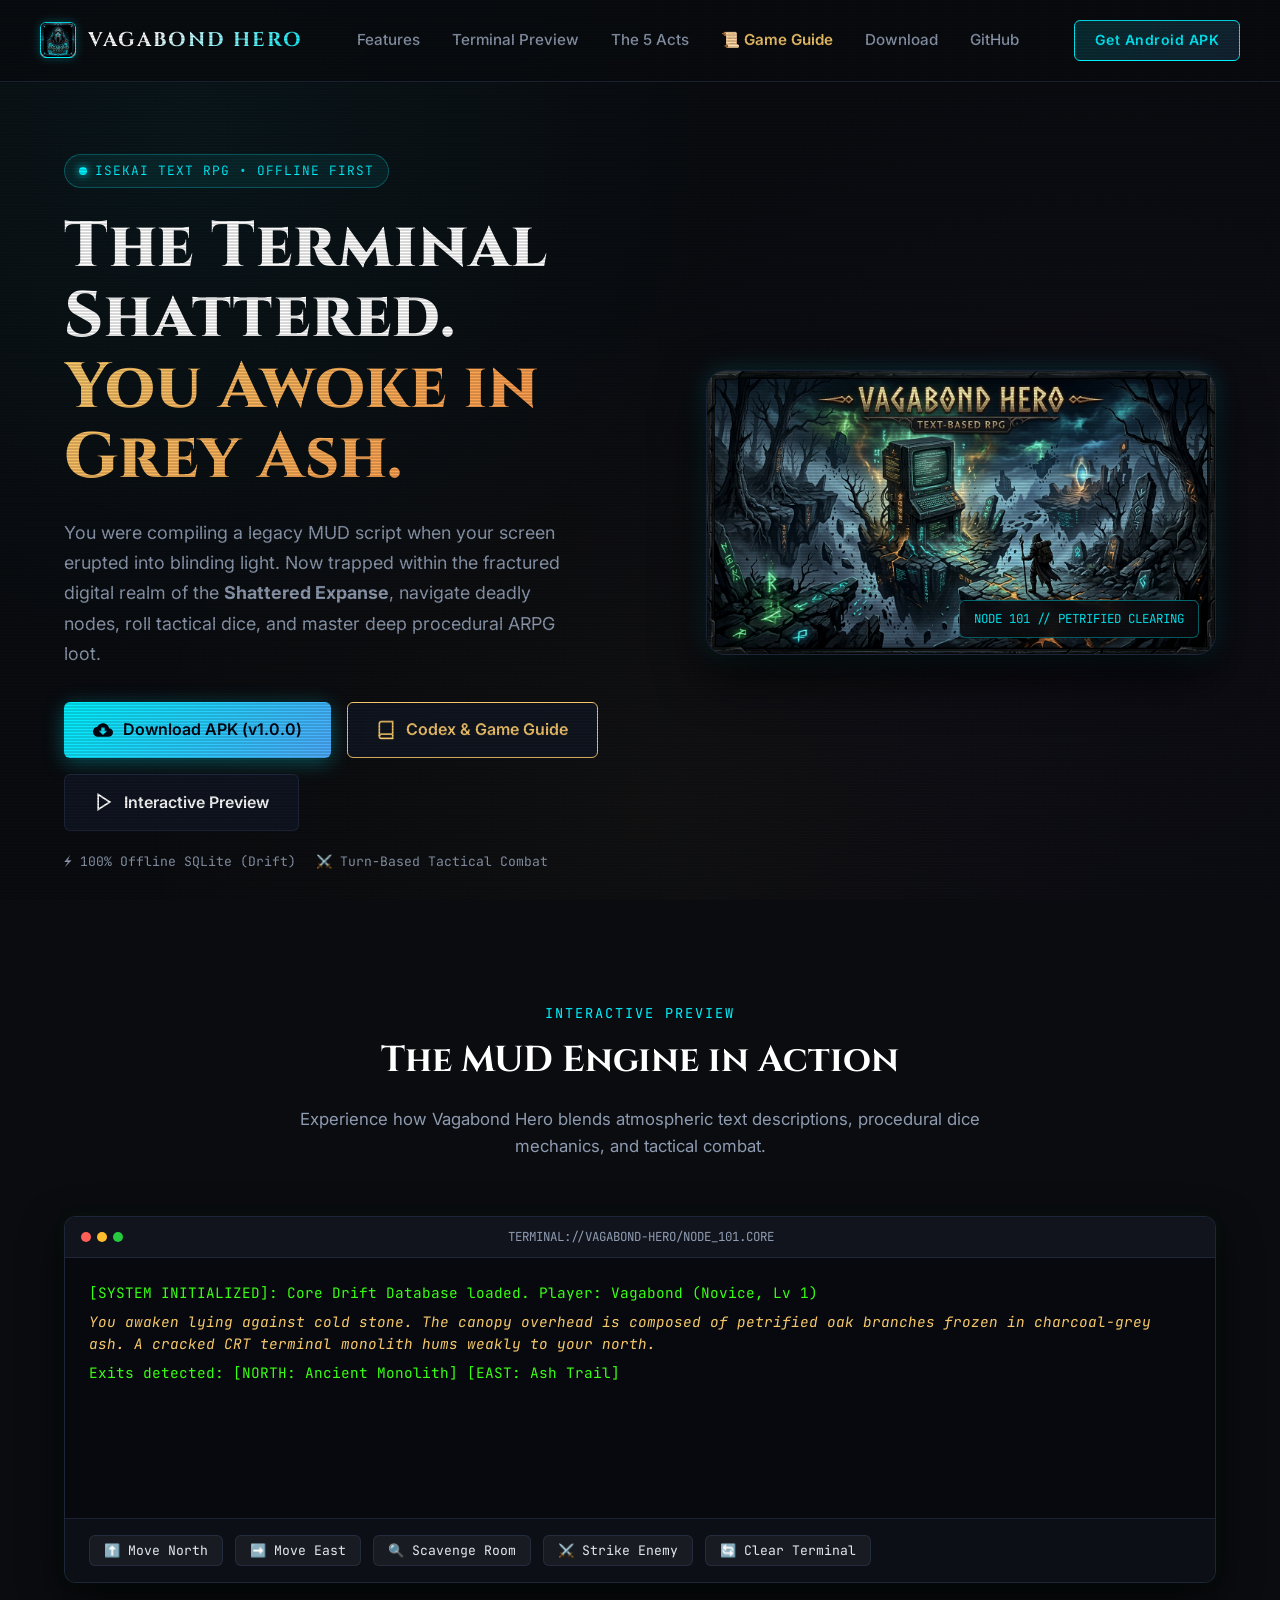
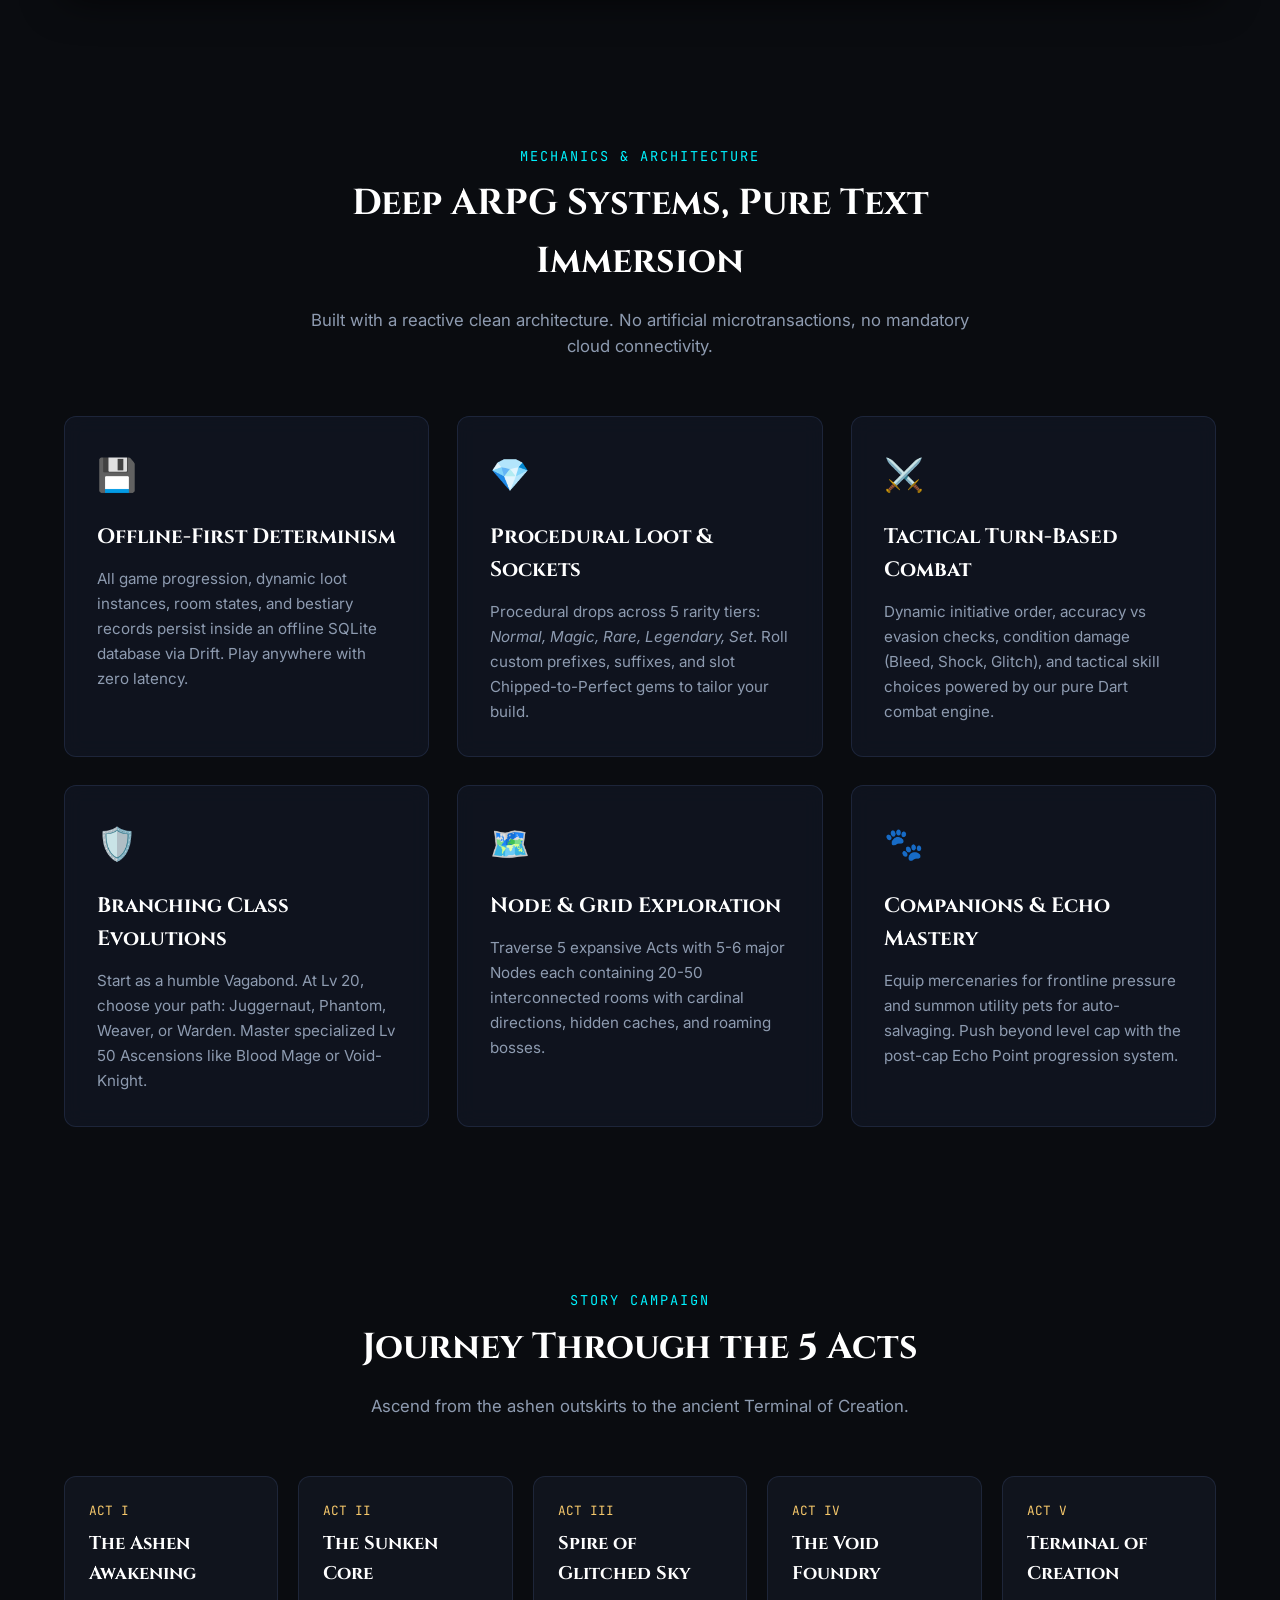
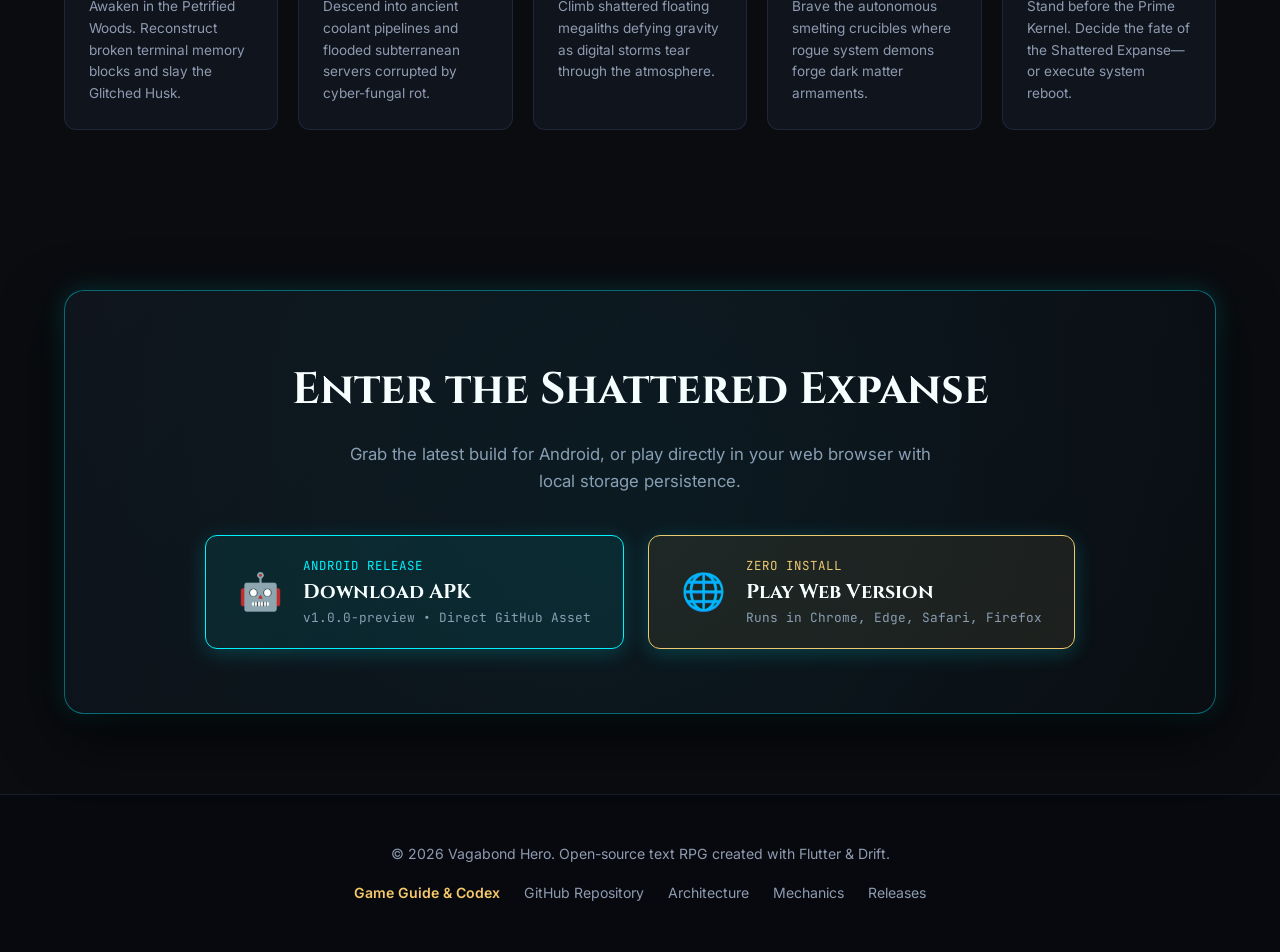
<file: landing/index.html>
<!DOCTYPE html>
<html lang="en">
<head>
  <meta charset="UTF-8" />
  <meta name="viewport" content="width=device-width, initial-scale=1.0" />
  <title>Vagabond Hero — Dark Fantasy Text RPG (Download APK & Web Demo)</title>
  <meta name="description" content="An offline-first, dark fantasy isekai text-based RPG. Explore the Shattered Expanse, loot deep procedural ARPG gear, and survive tactical turn-based battles. Download Android APK or play in browser." />
  
  <!-- Favicon -->
  <link rel="icon" type="image/jpeg" href="assets/images/app-icon.jpg" />
  
  <!-- Fonts -->
  <link rel="preconnect" href="https://fonts.googleapis.com">
  <link rel="preconnect" href="https://fonts.gstatic.com" crossorigin>
  <link href="https://fonts.googleapis.com/css2?family=Cinzel:wght@600;700;800&family=Inter:wght@400;500;600;700&family=JetBrains+Mono:wght@400;600&display=swap" rel="stylesheet">
  
  <!-- Stylesheet -->
  <link rel="stylesheet" href="styles.css" />
</head>
<body>
  <div class="scanlines" aria-hidden="true"></div>

  <!-- Navigation -->
  <nav class="navbar">
    <a href="#" class="brand">
      <img src="assets/images/app-icon.jpg" alt="Vagabond Hero Icon" class="brand-icon" />
      <span class="brand-name">Vagabond Hero</span>
    </a>
    <ul class="nav-links">
      <li><a href="#features" class="nav-link">Features</a></li>
      <li><a href="#terminal" class="nav-link">Terminal Preview</a></li>
      <li><a href="#story" class="nav-link">The 5 Acts</a></li>
      <li><a href="guide/" class="nav-link" style="color: var(--accent-gold); font-weight: 600;">📜 Game Guide</a></li>
      <li><a href="#download" class="nav-link">Download</a></li>
      <li><a href="https://github.com/tildemark/Vagabond-Hero" target="_blank" rel="noopener" class="nav-link">GitHub</a></li>
    </ul>
    <a href="#download" class="nav-cta">Get Android APK</a>
  </nav>

  <!-- Hero Section -->
  <header class="hero">
    <div class="hero-content">
      <div class="hero-badge">
        <span class="badge-pulse"></span>
        <span>ISEKAI TEXT RPG • OFFLINE FIRST</span>
      </div>
      <h1 class="hero-title">
        The Terminal Shattered.
        <span>You Awoke in Grey Ash.</span>
      </h1>
      <p class="hero-description">
        You were compiling a legacy MUD script when your screen erupted into blinding light. Now trapped within the fractured digital realm of the <strong>Shattered Expanse</strong>, navigate deadly nodes, roll tactical dice, and master deep procedural ARPG loot.
      </p>
      <div class="hero-actions">
        <a href="#download" class="btn btn-primary">
          <svg width="20" height="20" viewBox="0 0 24 24" fill="currentColor">
            <path d="M19.35 10.04C18.67 6.59 15.64 4 12 4 9.11 4 6.6 5.64 5.35 8.04 2.34 8.36 0 10.91 0 14c0 3.31 2.69 6 6 6h13c2.76 0 5-2.24 5-5 0-2.64-2.05-4.78-4.65-4.96zM17 13l-5 5-5-5h3V9h4v4h3z"/>
          </svg>
          Download APK (v1.0.0)
        </a>
        <a href="guide/" class="btn btn-secondary" style="border-color: var(--accent-gold); color: var(--accent-gold);">
          <svg width="20" height="20" viewBox="0 0 24 24" fill="none" stroke="currentColor" stroke-width="2">
            <path d="M4 19.5A2.5 2.5 0 0 1 6.5 17H20"></path>
            <path d="M6.5 2H20v20H6.5A2.5 2.5 0 0 1 4 19.5v-15A2.5 2.5 0 0 1 6.5 2z"></path>
          </svg>
          Codex & Game Guide
        </a>
        <a href="#terminal" class="btn btn-secondary" id="play-demo-btn">
          <svg width="20" height="20" viewBox="0 0 24 24" fill="none" stroke="currentColor" stroke-width="2">
            <polygon points="5 3 19 12 5 21 5 3"></polygon>
          </svg>
          Interactive Preview
        </a>
      </div>
      <div class="hero-meta">
        <span>⚡ 100% Offline SQLite (Drift)</span>
        <span>⚔️ Turn-Based Tactical Combat</span>
      </div>
    </div>

    <div class="hero-visual">
      <img src="assets/images/hero-banner.jpg" alt="Vagabond Hero Shattered Expanse artwork" class="hero-image" />
      <div class="visual-badge">
        <span>NODE 101 // PETRIFIED CLEARING</span>
      </div>
    </div>
  </header>

  <!-- Interactive Terminal Simulation -->
  <section class="section" id="terminal">
    <div class="section-header">
      <span class="section-tag">Interactive Preview</span>
      <h2 class="section-title">The MUD Engine in Action</h2>
      <p class="section-subtitle">Experience how Vagabond Hero blends atmospheric text descriptions, procedural dice mechanics, and tactical combat.</p>
    </div>

    <div class="terminal-container">
      <div class="terminal-header">
        <div class="terminal-dots">
          <div class="dot red"></div>
          <div class="dot yellow"></div>
          <div class="dot green"></div>
        </div>
        <div class="terminal-title">TERMINAL://VAGABOND-HERO/NODE_101.CORE</div>
        <div style="width: 40px;"></div>
      </div>
      <div class="terminal-body" id="term-output">
        <div class="term-line system">[SYSTEM INITIALIZED]: Core Drift Database loaded. Player: Vagabond (Novice, Lv 1)</div>
        <div class="term-line lore">You awaken lying against cold stone. The canopy overhead is composed of petrified oak branches frozen in charcoal-grey ash. A cracked CRT terminal monolith hums weakly to your north.</div>
        <div class="term-line system">Exits detected: [NORTH: Ancient Monolith] [EAST: Ash Trail]</div>
      </div>
      <div class="term-controls">
        <button class="term-btn" onclick="termAction('north')">⬆️ Move North</button>
        <button class="term-btn" onclick="termAction('east')">➡️ Move East</button>
        <button class="term-btn" onclick="termAction('scavenge')">🔍 Scavenge Room</button>
        <button class="term-btn" onclick="termAction('attack')">⚔️ Strike Enemy</button>
        <button class="term-btn" onclick="termAction('reset')">🔄 Clear Terminal</button>
      </div>
    </div>
  </section>

  <!-- Features Grid -->
  <section class="section" id="features">
    <div class="section-header">
      <span class="section-tag">Mechanics & Architecture</span>
      <h2 class="section-title">Deep ARPG Systems, Pure Text Immersion</h2>
      <p class="section-subtitle">Built with a reactive clean architecture. No artificial microtransactions, no mandatory cloud connectivity.</p>
    </div>

    <div class="features-grid">
      <div class="feature-card">
        <div class="feature-icon">💾</div>
        <h3 class="feature-title">Offline-First Determinism</h3>
        <p class="feature-desc">All game progression, dynamic loot instances, room states, and bestiary records persist inside an offline SQLite database via Drift. Play anywhere with zero latency.</p>
      </div>

      <div class="feature-card">
        <div class="feature-icon">💎</div>
        <h3 class="feature-title">Procedural Loot & Sockets</h3>
        <p class="feature-desc">Procedural drops across 5 rarity tiers: <em>Normal, Magic, Rare, Legendary, Set</em>. Roll custom prefixes, suffixes, and slot Chipped-to-Perfect gems to tailor your build.</p>
      </div>

      <div class="feature-card">
        <div class="feature-icon">⚔️</div>
        <h3 class="feature-title">Tactical Turn-Based Combat</h3>
        <p class="feature-desc">Dynamic initiative order, accuracy vs evasion checks, condition damage (Bleed, Shock, Glitch), and tactical skill choices powered by our pure Dart combat engine.</p>
      </div>

      <div class="feature-card">
        <div class="feature-icon">🛡️</div>
        <h3 class="feature-title">Branching Class Evolutions</h3>
        <p class="feature-desc">Start as a humble Vagabond. At Lv 20, choose your path: Juggernaut, Phantom, Weaver, or Warden. Master specialized Lv 50 Ascensions like Blood Mage or Void-Knight.</p>
      </div>

      <div class="feature-card">
        <div class="feature-icon">🗺️</div>
        <h3 class="feature-title">Node & Grid Exploration</h3>
        <p class="feature-desc">Traverse 5 expansive Acts with 5-6 major Nodes each containing 20-50 interconnected rooms with cardinal directions, hidden caches, and roaming bosses.</p>
      </div>

      <div class="feature-card">
        <div class="feature-icon">🐾</div>
        <h3 class="feature-title">Companions & Echo Mastery</h3>
        <p class="feature-desc">Equip mercenaries for frontline pressure and summon utility pets for auto-salvaging. Push beyond level cap with the post-cap Echo Point progression system.</p>
      </div>
    </div>
  </section>

  <!-- Story Acts Section -->
  <section class="section" id="story">
    <div class="section-header">
      <span class="section-tag">Story Campaign</span>
      <h2 class="section-title">Journey Through the 5 Acts</h2>
      <p class="section-subtitle">Ascend from the ashen outskirts to the ancient Terminal of Creation.</p>
    </div>

    <div class="acts-timeline">
      <div class="act-card">
        <div class="act-num">ACT I</div>
        <h4 class="act-title">The Ashen Awakening</h4>
        <p class="act-desc">Awaken in the Petrified Woods. Reconstruct broken terminal memory blocks and slay the Glitched Husk.</p>
      </div>
      <div class="act-card">
        <div class="act-num">ACT II</div>
        <h4 class="act-title">The Sunken Core</h4>
        <p class="act-desc">Descend into ancient coolant pipelines and flooded subterranean servers corrupted by cyber-fungal rot.</p>
      </div>
      <div class="act-card">
        <div class="act-num">ACT III</div>
        <h4 class="act-title">Spire of Glitched Sky</h4>
        <p class="act-desc">Climb shattered floating megaliths defying gravity as digital storms tear through the atmosphere.</p>
      </div>
      <div class="act-card">
        <div class="act-num">ACT IV</div>
        <h4 class="act-title">The Void Foundry</h4>
        <p class="act-desc">Brave the autonomous smelting crucibles where rogue system demons forge dark matter armaments.</p>
      </div>
      <div class="act-card">
        <div class="act-num">ACT V</div>
        <h4 class="act-title">Terminal of Creation</h4>
        <p class="act-desc">Stand before the Prime Kernel. Decide the fate of the Shattered Expanse—or execute system reboot.</p>
      </div>
    </div>
  </section>

  <!-- Download Section -->
  <section class="section" id="download">
    <div class="download-box">
      <h2 class="download-title">Enter the Shattered Expanse</h2>
      <p class="download-subtitle">Grab the latest build for Android, or play directly in your web browser with local storage persistence.</p>
      
      <div class="download-options">
        <a href="https://github.com/tildemark/Vagabond-Hero/releases/latest" target="_blank" rel="noopener" class="apk-card">
          <div class="apk-icon">🤖</div>
          <div class="apk-info">
            <div class="apk-label">Android Release</div>
            <div class="apk-name">Download APK</div>
            <div class="apk-meta">v1.0.0-preview • Direct GitHub Asset</div>
          </div>
        </a>

        <a href="play/" class="apk-card" style="border-color: var(--accent-gold); background: rgba(246, 200, 107, 0.08);">
          <div class="apk-icon">🌐</div>
          <div class="apk-info">
            <div class="apk-label" style="color: var(--accent-gold);">Zero Install</div>
            <div class="apk-name">Play Web Version</div>
            <div class="apk-meta">Runs in Chrome, Edge, Safari, Firefox</div>
          </div>
        </a>
      </div>
    </div>
  </section>

  <!-- Footer -->
  <footer class="footer">
    <div class="footer-content">
      <p>© 2026 Vagabond Hero. Open-source text RPG created with Flutter & Drift.</p>
      <div class="footer-links">
        <a href="guide/" style="color: var(--accent-gold); font-weight: 600;">Game Guide & Codex</a>
        <a href="https://github.com/tildemark/Vagabond-Hero" target="_blank" rel="noopener">GitHub Repository</a>
        <a href="https://github.com/tildemark/Vagabond-Hero/blob/main/docs/architecture.md" target="_blank" rel="noopener">Architecture</a>
        <a href="https://github.com/tildemark/Vagabond-Hero/blob/main/docs/mechanics.md" target="_blank" rel="noopener">Mechanics</a>
        <a href="https://github.com/tildemark/Vagabond-Hero/releases" target="_blank" rel="noopener">Releases</a>
      </div>
    </div>
  </footer>

  <!-- Interactive Terminal Script -->
  <script>
    const termOutput = document.getElementById('term-output');
    
    const responses = {
      north: [
        { text: "> move north", type: "" },
        { text: "You step cautiously toward the humming monolith. Phosphorescent moss clings to its chassis.", type: "lore" },
        { text: "Node 102: [ANCIENT MONOLITH CLEARING] reached. Discovered terminal access port.", type: "system" }
      ],
      east: [
        { text: "> move east", type: "" },
        { text: "You traverse an ashen path flanked by withered monoliths. A chill digital wind howls.", type: "lore" },
        { text: "Node 103: [ASH TRAIL] reached. Hostile signature detected ahead.", type: "system" }
      ],
      scavenge: [
        { text: "> search area", type: "" },
        { text: "Rolling Investigation [d20 + 2] = 17 (Success!)", type: "system" },
        { text: "Found [Rusted Shiv] (Normal Dagger, 4-8 DMG) and [Chipped Emerald] (+3 Poison DMG)!", type: "loot" }
      ],
      attack: [
        { text: "> strike glitched husk", type: "" },
        { text: "Initiative rolled: Vagabond [18] vs Glitched Husk [11]. You take the opening blow.", type: "system" },
        { text: "CRITICAL HIT! Dealt 24 Physical Damage! Enemy obliterated into fragmented memory bits.", type: "combat" },
        { text: "Gained 45 EXP and 12 Silver Prisms.", type: "loot" }
      ]
    };

    function termAction(action) {
      if (action === 'reset') {
        termOutput.innerHTML = `
          <div class="term-line system">[SYSTEM RESET]: Terminal buffer cleared.</div>
          <div class="term-line lore">You awaken lying against cold stone. The canopy overhead is composed of petrified oak branches frozen in charcoal-grey ash.</div>
        `;
        return;
      }

      const lines = responses[action];
      if (!lines) return;

      lines.forEach(item => {
        const div = document.createElement('div');
        div.className = `term-line ${item.type}`;
        div.textContent = item.text;
        termOutput.appendChild(div);
      });

      termOutput.scrollTop = termOutput.scrollHeight;
    }
  </script>
</body>
</html>
</file>
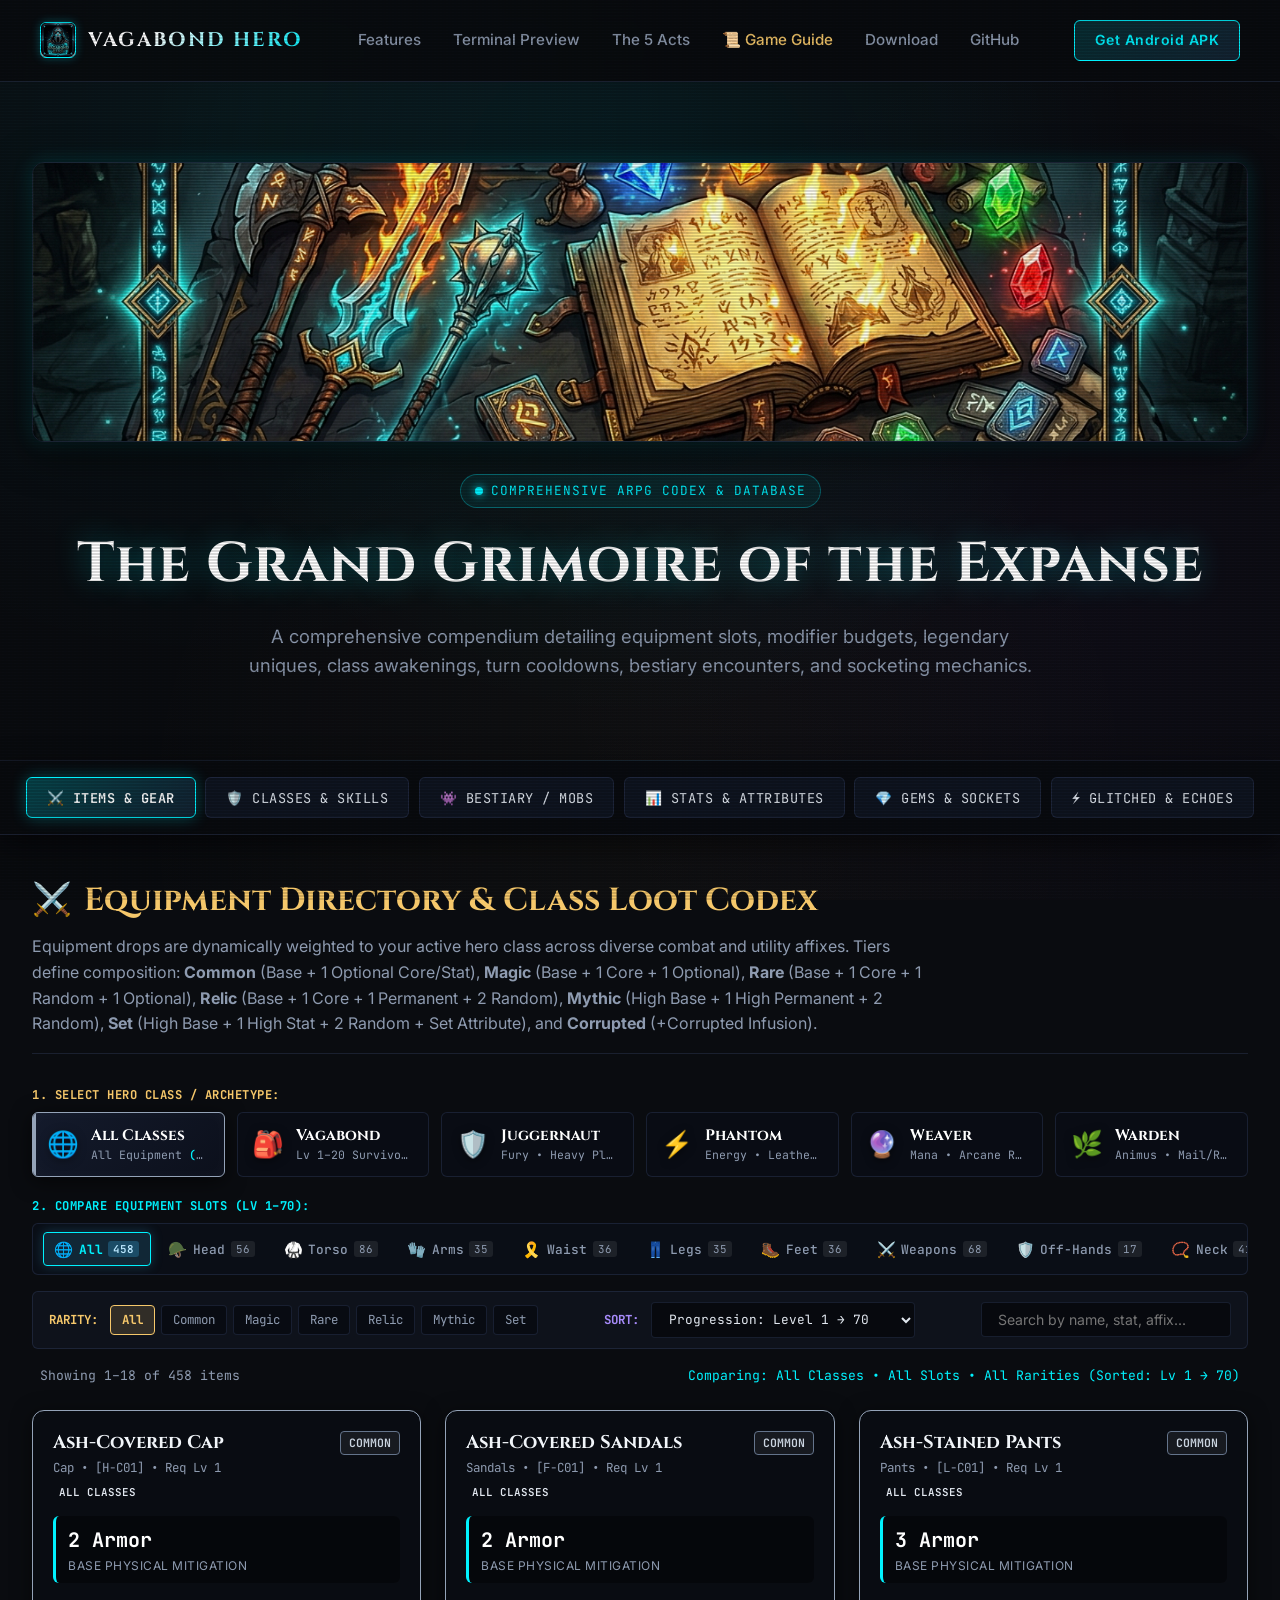
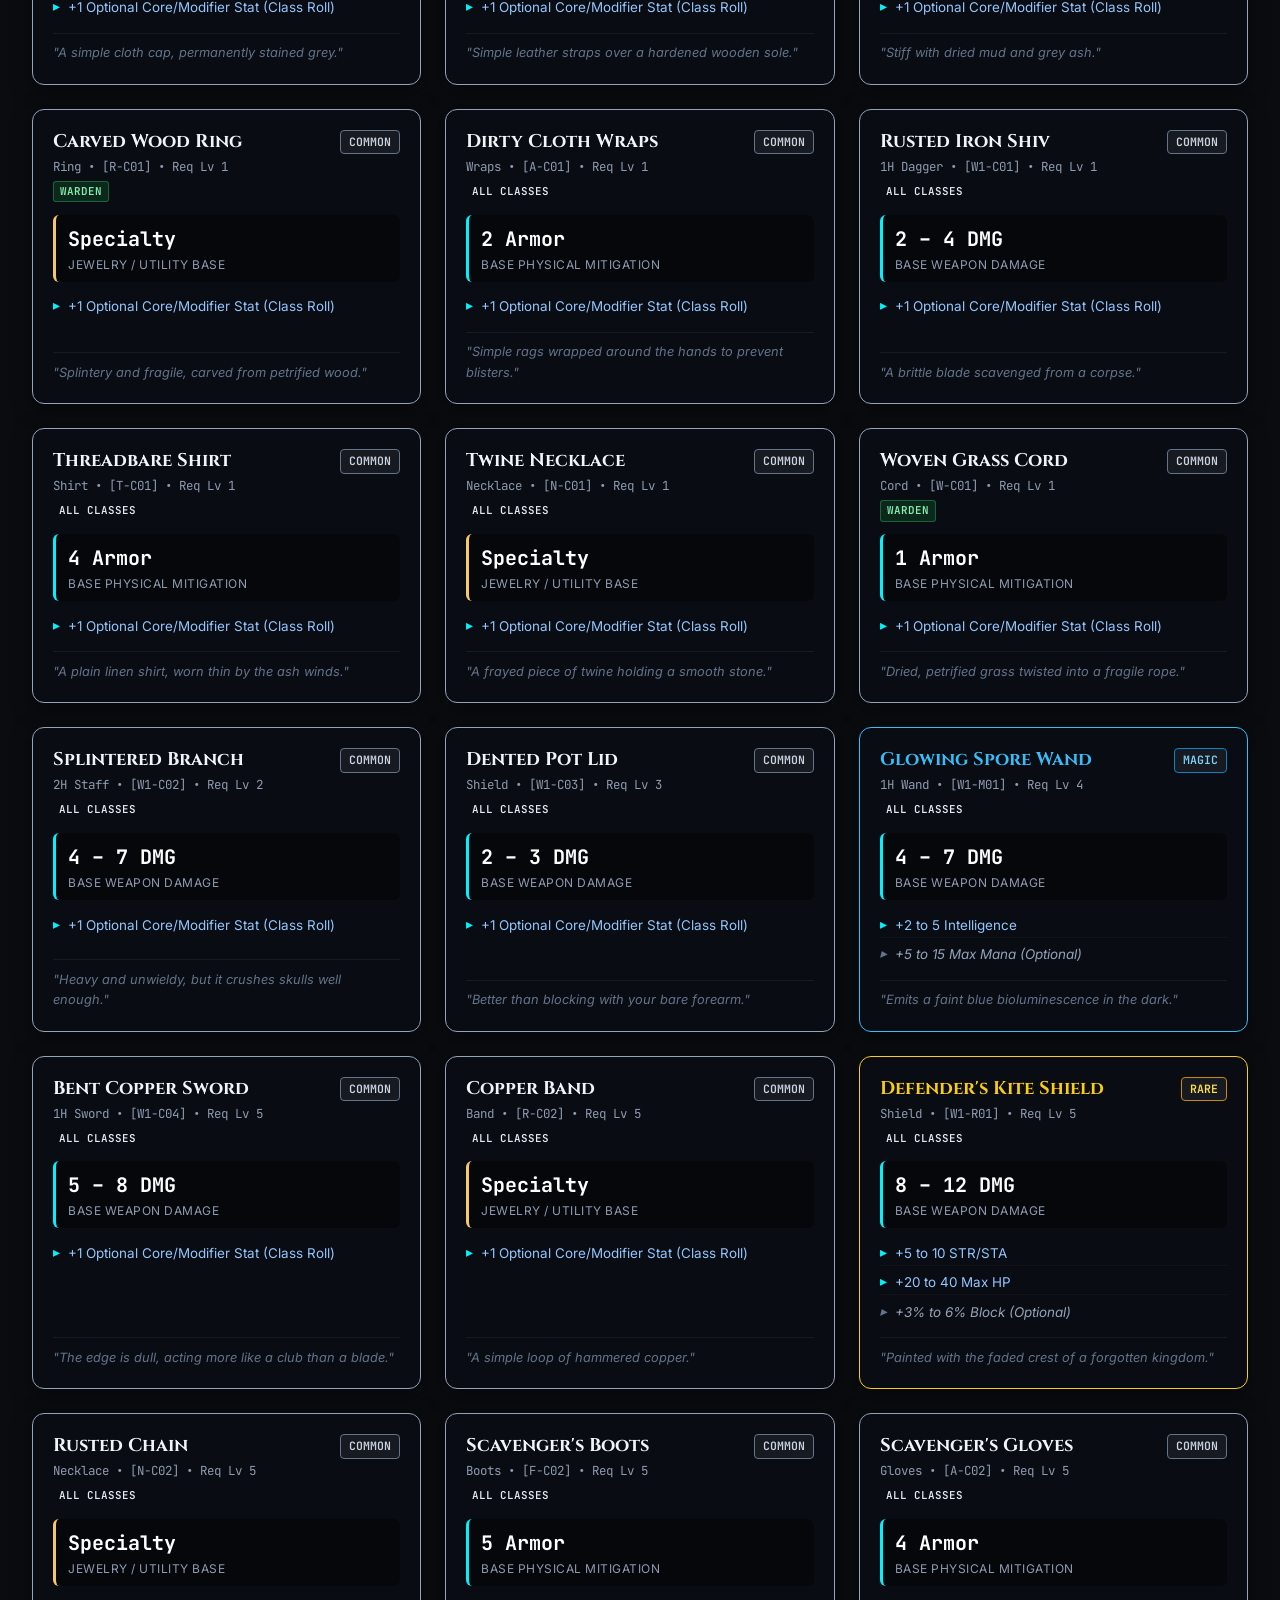
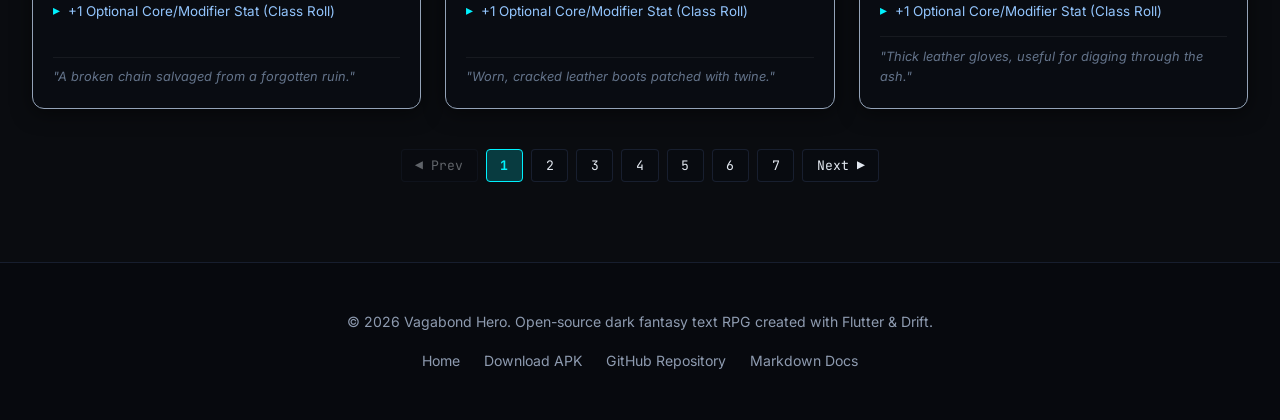
<file: landing/guide/index.html>
<!DOCTYPE html>
<html lang="en">
<head>
  <meta charset="UTF-8" />
  <meta name="viewport" content="width=device-width, initial-scale=1.0" />
  <title>Game Guide & Codex — Vagabond Hero (Items, Classes, Skills, Mobs, Attributes)</title>
  <meta name="description" content="Official ARPG game guide and codex for Vagabond Hero. Comprehensive database of legendary items, set gear, class skills, secondary resources, bestiary mobs, and core combat attributes." />
  
  <!-- Favicon -->
  <link rel="icon" type="image/jpeg" href="../assets/images/app-icon.jpg" />
  
  <!-- Fonts -->
  <link rel="preconnect" href="https://fonts.googleapis.com">
  <link rel="preconnect" href="https://fonts.gstatic.com" crossorigin>
  <link href="https://fonts.googleapis.com/css2?family=Cinzel:wght@600;700;800&family=Inter:wght@400;500;600;700&family=JetBrains+Mono:wght@400;600&display=swap" rel="stylesheet">
  
  <!-- Stylesheets -->
  <link rel="stylesheet" href="../styles.css" />
  <link rel="stylesheet" href="guide.css" />
</head>
<body>
  <div class="scanlines" aria-hidden="true"></div>

  <!-- Main Navigation -->
  <nav class="navbar">
    <a href="../" class="brand">
      <img src="../assets/images/app-icon.jpg" alt="Vagabond Hero Icon" class="brand-icon" />
      <span class="brand-name">Vagabond Hero</span>
    </a>
    <ul class="nav-links">
      <li><a href="../#features" class="nav-link">Features</a></li>
      <li><a href="../#terminal" class="nav-link">Terminal Preview</a></li>
      <li><a href="../#story" class="nav-link">The 5 Acts</a></li>
      <li><a href="index.html" class="nav-link active" style="color: var(--accent-gold);">📜 Game Guide</a></li>
      <li><a href="../#download" class="nav-link">Download</a></li>
      <li><a href="https://github.com/tildemark/Vagabond-Hero" target="_blank" rel="noopener" class="nav-link">GitHub</a></li>
    </ul>
    <a href="../#download" class="nav-cta">Get Android APK</a>
  </nav>

  <!-- Game Guide Hero -->
  <header class="guide-hero">
    <img src="../assets/images/game-guide-banner.jpg" alt="Vagabond Hero Codex Banner" class="guide-hero-banner" />
    <div class="hero-badge" style="margin-bottom: 0.75rem;">
      <span class="badge-pulse"></span>
      <span>COMPREHENSIVE ARPG CODEX & DATABASE</span>
    </div>
    <h1 class="guide-title">The Grand Grimoire of the Expanse</h1>
    <p class="guide-subtitle">
      A comprehensive compendium detailing equipment slots, modifier budgets, legendary uniques, class awakenings, turn cooldowns, bestiary encounters, and socketing mechanics.
    </p>
  </header>

  <!-- Codex Tab Navigation -->
  <div class="guide-tabs-nav">
    <button class="guide-tab-btn active" onclick="switchGuideTab('items')">⚔️ Items & Gear</button>
    <button class="guide-tab-btn" onclick="switchGuideTab('classes')">🛡️ Classes & Skills</button>
    <button class="guide-tab-btn" onclick="switchGuideTab('mobs')">👾 Bestiary / Mobs</button>
    <button class="guide-tab-btn" onclick="switchGuideTab('attributes')">📊 Stats & Attributes</button>
    <button class="guide-tab-btn" onclick="switchGuideTab('gems')">💎 Gems & Sockets</button>
    <button class="guide-tab-btn" onclick="switchGuideTab('echoes')">⚡ Glitched & Echoes</button>
  </div>

  <main class="guide-container">

    <!-- =========================================================
         TAB 1: ITEMS & GEAR COMPENDIUM
         ========================================================= -->
    <section id="tab-items" class="guide-section active">
      <div class="guide-header-box">
        <h2 class="guide-header-title"><span>⚔️</span> Equipment Directory & Class Loot Codex</h2>
        <p class="guide-header-desc">
          Equipment drops are dynamically weighted to your active hero class across diverse combat and utility affixes. Tiers define composition: <strong>Common</strong> (Base + 1 Optional Core/Stat), <strong>Magic</strong> (Base + 1 Core + 1 Optional), <strong>Rare</strong> (Base + 1 Core + 1 Random + 1 Optional), <strong>Relic</strong> (Base + 1 Core + 1 Permanent + 2 Random), <strong>Mythic</strong> (High Base + 1 High Permanent + 2 Random), <strong>Set</strong> (High Base + 1 High Stat + 2 Random + Set Attribute), and <strong>Corrupted</strong> (+Corrupted Infusion).
        </p>
      </div>

      <!-- Step 1: Class Archetype Selector Deck -->
      <div style="margin-bottom: 0.5rem;">
        <div style="font-family: var(--font-mono); font-size: 0.76rem; color: var(--accent-gold); font-weight: 700; text-transform: uppercase; letter-spacing: 0.5px; margin-bottom: 0.45rem;">
          1. Select Hero Class / Archetype:
        </div>
        <div class="class-deck">
          <button class="class-card-btn active" data-class="all" title="Universal & All Sets: View all equipment across all classes (458 items)" onclick="selectClassFilter('all', this)">
            <span class="class-card-icon">🌐</span>
            <div class="class-card-info">
              <span class="class-card-title">All Classes</span>
              <span class="class-card-sub">All Equipment <span class="class-card-count">(458)</span></span>
            </div>
          </button>

          <button class="class-card-btn" data-class="Vagabond" title="Vagabond Archetype: Levels 1–20 Survivor gear, scrap equipment, and early sets (102 items)" onclick="selectClassFilter('Vagabond', this)">
            <span class="class-card-icon">🎒</span>
            <div class="class-card-info">
              <span class="class-card-title">Vagabond</span>
              <span class="class-card-sub">Lv 1–20 Survivor <span class="class-card-count">(102)</span></span>
            </div>
          </button>

          <button class="class-card-btn" data-class="Juggernaut" title="Juggernaut Archetype: Fury resource, heavy plate armor, high damage mitigation & boss destruction (306 items)" onclick="selectClassFilter('Juggernaut', this)">
            <span class="class-card-icon">🛡️</span>
            <div class="class-card-info">
              <span class="class-card-title">Juggernaut</span>
              <span class="class-card-sub">Fury • Heavy Plates <span class="class-card-count">(306)</span></span>
            </div>
          </button>

          <button class="class-card-btn" data-class="Phantom" title="Phantom Archetype: Energy resource, finesse leathers, high critical hits, evasion & lethal poison (305 items)" onclick="selectClassFilter('Phantom', this)">
            <span class="class-card-icon">⚡</span>
            <div class="class-card-info">
              <span class="class-card-title">Phantom</span>
              <span class="class-card-sub">Energy • Leathers <span class="class-card-count">(305)</span></span>
            </div>
          </button>

          <button class="class-card-btn" data-class="Weaver" title="Weaver Archetype: Mana resource, arcane robes, spell cycling, elemental tempests & time dilation (308 items)" onclick="selectClassFilter('Weaver', this)">
            <span class="class-card-icon">🔮</span>
            <div class="class-card-info">
              <span class="class-card-title">Weaver</span>
              <span class="class-card-sub">Mana • Arcane Robes <span class="class-card-count">(308)</span></span>
            </div>
          </button>

          <button class="class-card-btn" data-class="Warden" title="Warden Archetype: Animus resource, mail & regalia, pack summoning, thorns & chimera shapeshifting (312 items)" onclick="selectClassFilter('Warden', this)">
            <span class="class-card-icon">🌿</span>
            <div class="class-card-info">
              <span class="class-card-title">Warden</span>
              <span class="class-card-sub">Animus • Mail/Regalia <span class="class-card-count">(312)</span></span>
            </div>
          </button>
        </div>
      </div>

      <!-- Step 2: Slot Subcategory Tab Strip (Compact Icons with Tooltips) -->
      <div style="margin-bottom: 0.5rem;">
        <div style="font-family: var(--font-mono); font-size: 0.76rem; color: var(--accent-cyan); font-weight: 700; text-transform: uppercase; letter-spacing: 0.5px; margin-bottom: 0.45rem;">
          2. Compare Equipment Slots (Lv 1–70):
        </div>
        <div class="slot-deck" id="slot-deck-bar">
          <button class="slot-btn active" data-slot="all" title="View all equipment slots (458 items)" onclick="selectSlotFilter('all', this)">
            <span class="slot-icon">🌐</span> <span class="slot-label">All</span> <span class="slot-count-badge" id="slot-count-all">458</span>
          </button>
          <button class="slot-btn" data-slot="Head" title="Head Slot: Helms, Hoods, Caps, & Masks" onclick="selectSlotFilter('Head', this)">
            <span class="slot-icon">🪖</span> <span class="slot-label">Head</span> <span class="slot-count-badge" id="slot-count-Head">56</span>
          </button>
          <button class="slot-btn" data-slot="Chest" title="Torso Slot: Chestplates, Robes, Shirts, & Carapaces" onclick="selectSlotFilter('Chest', this)">
            <span class="slot-icon">🥋</span> <span class="slot-label">Torso</span> <span class="slot-count-badge" id="slot-count-Chest">86</span>
          </button>
          <button class="slot-btn" data-slot="Arms" title="Arms Slot: Gauntlets, Gloves, Bracers, & Wraps" onclick="selectSlotFilter('Arms', this)">
            <span class="slot-icon">🧤</span> <span class="slot-label">Arms</span> <span class="slot-count-badge" id="slot-count-Arms">35</span>
          </button>
          <button class="slot-btn" data-slot="Waist" title="Waist Slot: Belts, Sashes, Girdles, & Cords" onclick="selectSlotFilter('Waist', this)">
            <span class="slot-icon">🎗️</span> <span class="slot-label">Waist</span> <span class="slot-count-badge" id="slot-count-Waist">36</span>
          </button>
          <button class="slot-btn" data-slot="Legs" title="Legs Slot: Greaves, Pants, Legguards, & Skirts" onclick="selectSlotFilter('Legs', this)">
            <span class="slot-icon">👖</span> <span class="slot-label">Legs</span> <span class="slot-count-badge" id="slot-count-Legs">35</span>
          </button>
          <button class="slot-btn" data-slot="Feet" title="Feet Slot: Boots, Sabatons, Shoes, & Sandals" onclick="selectSlotFilter('Feet', this)">
            <span class="slot-icon">🥾</span> <span class="slot-label">Feet</span> <span class="slot-count-badge" id="slot-count-Feet">36</span>
          </button>
          <button class="slot-btn" data-slot="Weapon" title="Main-Hand Slot: Swords, Axes, Maces, Bows, Wands, & Staffs" onclick="selectSlotFilter('Weapon', this)">
            <span class="slot-icon">⚔️</span> <span class="slot-label">Weapons</span> <span class="slot-count-badge" id="slot-count-Weapon">68</span>
          </button>
          <button class="slot-btn" data-slot="OffHand" title="Off-Hand Slot: Shields, Bucklers, & Focuses" onclick="selectSlotFilter('OffHand', this)">
            <span class="slot-icon">🛡️</span> <span class="slot-label">Off-Hands</span> <span class="slot-count-badge" id="slot-count-OffHand">17</span>
          </button>
          <button class="slot-btn" data-slot="Neck" title="Neck Slot: Amulets, Necklaces, & Chokers" onclick="selectSlotFilter('Neck', this)">
            <span class="slot-icon">📿</span> <span class="slot-label">Neck</span> <span class="slot-count-badge" id="slot-count-Neck">41</span>
          </button>
          <button class="slot-btn" data-slot="Ring" title="Fingers Slot: Rings, Bands, & Signets" onclick="selectSlotFilter('Ring', this)">
            <span class="slot-icon">💍</span> <span class="slot-label">Rings</span> <span class="slot-count-badge" id="slot-count-Ring">48</span>
          </button>
        </div>
      </div>

      <!-- Step 3: Rarity Filter Pills, Sorting, and Search Bar -->
      <div class="filter-bar">
        <span style="font-family: var(--font-mono); font-size: 0.78rem; color: var(--accent-gold); font-weight: 700;">RARITY:</span>
        <div class="rarity-pill-group">
          <button class="rarity-pill active" data-rarity="all" onclick="selectRarityFilter('all', this)">All</button>
          <button class="rarity-pill" data-rarity="Common" onclick="selectRarityFilter('Common', this)">Common</button>
          <button class="rarity-pill" data-rarity="Magic" onclick="selectRarityFilter('Magic', this)">Magic</button>
          <button class="rarity-pill" data-rarity="Rare" onclick="selectRarityFilter('Rare', this)">Rare</button>
          <button class="rarity-pill" data-rarity="Relic" onclick="selectRarityFilter('Relic', this)">Relic</button>
          <button class="rarity-pill" data-rarity="Mythic" onclick="selectRarityFilter('Mythic', this)">Mythic</button>
          <button class="rarity-pill" data-rarity="Set" onclick="selectRarityFilter('Set', this)">Set</button>
        </div>

        <span style="font-family: var(--font-mono); font-size: 0.78rem; color: #a78bfa; margin-left: auto; font-weight: 700;">SORT:</span>
        <select class="filter-select" id="sort-select" onchange="setSortOrder(this.value)">
          <option value="level-asc">Progression: Level 1 → 70</option>
          <option value="level-desc">Level: High to Low (70 → 1)</option>
          <option value="power-desc">Base Stat (Damage / Armor)</option>
          <option value="name-asc">Alphabetical (A → Z)</option>
        </select>

        <input type="text" class="search-input" id="item-search" placeholder="Search by name, stat, affix..." oninput="handleSearch(this.value)" />
      </div>

      <div class="items-counter-bar">
        <span id="items-counter-text">Showing items...</span>
        <span id="active-filter-summary" style="color: var(--accent-cyan);">Comparing: All Classes • All Slots • All Rarities</span>
      </div>

      <div class="cards-grid" id="items-grid">
        <div style="grid-column: 1 / -1; text-align: center; padding: 3rem; color: var(--text-muted);">
          Loading canonical item database...
        </div>
      </div>

      <div class="pagination-bar" id="pagination-controls"></div>
    </section>

    <!-- =========================================================
         TAB 2: CLASSES & DYNAMIC RESOURCES (PER-CLASS DOSSIERS)
         ========================================================= -->
    <section id="tab-classes" class="guide-section">
      <div class="guide-header-box">
        <h2 class="guide-header-title"><span>🛡️</span> Class Progression & Skill Codices</h2>
        <p class="guide-header-desc">
          Every wanderer begins as an unspecialized <strong>Vagabond</strong>. Master field survival techniques before choosing your First Job Awakening at Level 20.
        </p>
      </div>

      <!-- 4-Tier Progression Roadmap -->
      <div class="progression-tree-box">
        <div style="font-family: var(--font-mono); font-size: 0.8rem; color: var(--accent-cyan); font-weight: 700; text-transform: uppercase; letter-spacing: 0.5px;">
          The 4-Stage Evolution Path (Lv 1 → 70+ Echo)
        </div>
        
        <div class="progression-steps-grid">
          <!-- Tier 1 -->
          <div class="tier-step-card tier-step-1">
            <span class="tier-badge">Tier 1 • Levels 1–20</span>
            <div class="tier-title">🎒 The Vagabond</div>
            <p class="tier-desc">The universal starting survivor. All players begin here, relying on scrap weapons, emergency triage, and high resourcefulness.</p>
            <ul class="tier-meta-list">
              <li><strong>Resource:</strong> <code>Grit</code> (0–100)</li>
              <li><strong>Stat Growth:</strong> +3 Points/Lv (+1 to All Auto)</li>
              <li><strong>Milestone:</strong> Level 20 Job Choice</li>
            </ul>
          </div>

          <!-- Tier 2 -->
          <div class="tier-step-card tier-step-2">
            <span class="tier-badge">Tier 2 • Levels 21–50</span>
            <div class="tier-title">⚔️ First Job Awakening</div>
            <p class="tier-desc">Specialization unlocks into one of four archetypes: Juggernaut (STR), Phantom (AGI), Weaver (INT), or Warden (Hybrid/STA).</p>
            <ul class="tier-meta-list">
              <li><strong>Resource:</strong> Fury / Energy / Mana / Animus</li>
              <li><strong>Stat Growth:</strong> +5 Points/Lv (+1 Core Stat Auto)</li>
              <li><strong>Milestone:</strong> Level 50 Subclass Choice</li>
            </ul>
          </div>

          <!-- Tier 3 -->
          <div class="tier-step-card tier-step-3">
            <span class="tier-badge">Tier 3 • Levels 51–70</span>
            <div class="tier-title">🔮 Second Job Mastery</div>
            <p class="tier-desc">Each archetype branches into two advanced subclasses (e.g. Berserker vs. Void-Knight, Assassin vs. Rift-Sniper, Elementalist vs. Blood Mage).</p>
            <ul class="tier-meta-list">
              <li><strong>Resource:</strong> Subclass Evolution Mechanics</li>
              <li><strong>Stat Growth:</strong> +6 Points/Lv (+15 Max HP/Lv)</li>
              <li><strong>Milestone:</strong> Breaking the Core Quest</li>
            </ul>
          </div>

          <!-- Tier 4 -->
          <div class="tier-step-card tier-step-4" title="Level 70+ Echo System: Allocate Echo Points into Crit Chance, Boss Damage, All Resist, Reflect, CDR, Life Steal, Evade, Armor, and Magic Find">
            <span class="tier-badge">Tier 4 • Level 70+ Pinnacle</span>
            <div class="tier-title">👑 Pinnacle & Echoes</div>
            <p class="tier-desc">Unlocked post-"Breaking the Core". Unlocks reality-breaking capstone skills, Corrupted (Red) gear permission, and infinite Echo levels.</p>
            <ul class="tier-meta-list">
              <li><strong>Echo Offense:</strong> <span>Crit Chance, Boss Dmg, Crit Dmg, Spd</span></li>
              <li><strong>Echo Defense:</strong> <span>All Resist, Reflect, Evade, Armor</span></li>
              <li><strong>Echo Utility:</strong> <span>CDR, Life Steal, Magic Find, Gold</span></li>
              <li><strong>Progression:</strong> +1 Echo Point per Echo Lv</li>
            </ul>
          </div>
        </div>
      </div>

      <!-- Job Comparison Matrix -->
      <h3 style="font-family: var(--font-serif); color: var(--accent-cyan); margin-bottom: 0.75rem;">
        📊 Job Evolution & Archetype Comparison Matrix
      </h3>
      <div class="matrix-container">
        <table class="matrix-table">
          <thead>
            <tr>
              <th>Job / Class</th>
              <th>Tier & Level</th>
              <th>Primary Attribute</th>
              <th>Secondary Resource</th>
              <th>Armor & Gear Type</th>
              <th>Defining Tactical Advantage</th>
            </tr>
          </thead>
          <tbody>
            <tr>
              <td class="matrix-class-cell">🎒 Vagabond</td>
              <td>Tier 1 • Lv 1–20</td>
              <td><span class="stat-pill stat-all">All Balanced</span></td>
              <td><code>Grit (0–100)</code></td>
              <td>Cloth, Rags, & Scrap Metal</td>
              <td>High baseline Gold find, emergency field triage, and trap/terrain immunity.</td>
            </tr>
            <tr>
              <td class="matrix-class-cell">🛡️ Juggernaut</td>
              <td>Tier 2 • Lv 21–50</td>
              <td><span class="stat-pill stat-str">Strength (STR)</span></td>
              <td><code>Fury (0–100)</code></td>
              <td>Heavy Plate & Tower Shields</td>
              <td>Unstoppable physical damage, threat control (Taunt), and armor shredding.</td>
            </tr>
            <tr>
              <td class="matrix-class-cell">⚡ Phantom</td>
              <td>Tier 2 • Lv 21–50</td>
              <td><span class="stat-pill stat-agi">Agility (AGI)</span></td>
              <td><code>Energy (0–100)</code></td>
              <td>Finesse Leathers & Wraps</td>
              <td>Extreme Evasion, rapid multi-hit combos, and stacking lethal neurotoxin.</td>
            </tr>
            <tr>
              <td class="matrix-class-cell">🔮 Weaver</td>
              <td>Tier 2 • Lv 21–50</td>
              <td><span class="stat-pill stat-int">Intelligence (INT)</span></td>
              <td><code>Mana (Deep Pool)</code></td>
              <td>Arcane Silk Robes</td>
              <td>100% accurate homing spells, void barriers, and massive AoE elemental devastation.</td>
            </tr>
            <tr>
              <td class="matrix-class-cell">🌿 Warden</td>
              <td>Tier 2 • Lv 21–50</td>
              <td><span class="stat-pill stat-sta">STA / INT / STR</span></td>
              <td><code>Animus (0–100)</code></td>
              <td>Mail, Totems, & Regalia</td>
              <td>Autonomous pet combat, debuff transference, and life-leeching root barriers.</td>
            </tr>
            <tr>
              <td class="matrix-class-cell">🪓 Berserker</td>
              <td>Tier 3 • Lv 51–70</td>
              <td><span class="stat-pill stat-str">Strength (STR)</span></td>
              <td><code>Bloodrage / Fury</code></td>
              <td>Spiked Plates & 2H Axes</td>
              <td>Low-HP damage scaling (Frenzy), massive life-steal, and reckless cleaves.</td>
            </tr>
            <tr>
              <td class="matrix-class-cell">🌌 Void-Knight</td>
              <td>Tier 3 • Lv 51–70</td>
              <td><span class="stat-pill stat-str">STR / STA</span></td>
              <td><code>Resolve / Fury</code></td>
              <td>Bastion Plates & Shields</td>
              <td>100% Armor-to-Damage conversion, kinetic reflection, and damage absorption.</td>
            </tr>
            <tr>
              <td class="matrix-class-cell">🗡️ Assassin</td>
              <td>Tier 3 • Lv 51–70</td>
              <td><span class="stat-pill stat-agi">Agility (AGI)</span></td>
              <td><code>Energy + Combo</code></td>
              <td>Shadow Cloaks & Kris</td>
              <td>Guaranteed stealth criticals, poison detonations, and bypassing target evasion.</td>
            </tr>
            <tr>
              <td class="matrix-class-cell">🎯 Rift-Sniper</td>
              <td>Tier 3 • Lv 51–70</td>
              <td><span class="stat-pill stat-agi">Agility (AGI)</span></td>
              <td><code>Focus / Energy</code></td>
              <td>Camouflage & Crossbows</td>
              <td>100% Armor penetration, charged 350% piercing shots, and caltrop room control.</td>
            </tr>
            <tr>
              <td class="matrix-class-cell">🔥 Elementalist</td>
              <td>Tier 3 • Lv 51–70</td>
              <td><span class="stat-pill stat-int">Intelligence (INT)</span></td>
              <td><code>Mana & Tri-Flux</code></td>
              <td>Prismatic Robes & Staffs</td>
              <td>Fire/Ice/Lightning cycle, double actions per turn, and cataclysmic meteor strikes.</td>
            </tr>
            <tr>
              <td class="matrix-class-cell">🩸 Blood Mage</td>
              <td>Tier 3 • Lv 51–70</td>
              <td><span class="stat-pill stat-int">INT / STA</span></td>
              <td><code>Blood Essence / HP</code></td>
              <td>Sanguine Vestments</td>
              <td>Multiplies spell damage by 2x via HP sacrifice, pet sacrifice full recovery.</td>
            </tr>
            <tr>
              <td class="matrix-class-cell">💀 Necromancer</td>
              <td>Tier 3 • Lv 51–70</td>
              <td><span class="stat-pill stat-int">Intelligence (INT)</span></td>
              <td><code>Animus & Corpses</code></td>
              <td>Shrouds & Scythes</td>
              <td>Up to 3 skeletal frost mages, corpse explosion AoE, and minion resurrection.</td>
            </tr>
            <tr>
              <td class="matrix-class-cell">🐾 Druid</td>
              <td>Tier 3 • Lv 51–70</td>
              <td><span class="stat-pill stat-sta">STR & INT Hybrid</span></td>
              <td><code>Animus & Primal</code></td>
              <td>Beast Carapaces & Antlers</td>
              <td>Chimera shapeshifting, double claw strikes, and +100% Total Armor Barkskin.</td>
            </tr>
            <tr>
              <td class="matrix-class-cell">💥 World-Breaker</td>
              <td>Tier 4 • Lv 70+ Pinnacle</td>
              <td><span class="stat-pill stat-str">Strength (STR)</span></td>
              <td><code>Pinnacle Fury</code></td>
              <td>Cataclysmic Plate</td>
              <td><strong>Obliterate:</strong> 500% execution strike that resets its cooldown to 0 on kill.</td>
            </tr>
            <tr>
              <td class="matrix-class-cell">🛡️ Aegis Lord</td>
              <td>Tier 4 • Lv 70+ Pinnacle</td>
              <td><span class="stat-pill stat-str">STR / STA</span></td>
              <td><code>Pinnacle Resolve</code></td>
              <td>Bastion Aegis Plating</td>
              <td><strong>Absolute Defense:</strong> 2 turns of total invulnerability + 300% damage reflection.</td>
            </tr>
            <tr>
              <td class="matrix-class-cell">⏳ Shadow-Walker</td>
              <td>Tier 4 • Lv 70+ Pinnacle</td>
              <td><span class="stat-pill stat-agi">Agility (AGI)</span></td>
              <td><code>Pinnacle Energy</code></td>
              <td>Eclipse Shroud</td>
              <td><strong>Death Mark:</strong> Detonates for 50% of all damage taken during countdown.</td>
            </tr>
            <tr>
              <td class="matrix-class-cell">🏹 Void-Stalker</td>
              <td>Tier 4 • Lv 70+ Pinnacle</td>
              <td><span class="stat-pill stat-agi">Agility (AGI)</span></td>
              <td><code>Pinnacle Focus</code></td>
              <td>Horizon Calibrator</td>
              <td><strong>Dimensional Piercer:</strong> Permanently deletes 20% of the enemy's Maximum HP.</td>
            </tr>
            <tr>
              <td class="matrix-class-cell">⌛ Arch-Mage</td>
              <td>Tier 4 • Lv 70+ Pinnacle</td>
              <td><span class="stat-pill stat-int">Intelligence (INT)</span></td>
              <td><code>Pinnacle Mana</code></td>
              <td>Paradox Robes</td>
              <td><strong>Time Stop:</strong> Freezes global combat; player takes 3 consecutive free turns.</td>
            </tr>
            <tr>
              <td class="matrix-class-cell">🩸 Crimson Sovereign</td>
              <td>Tier 4 • Lv 70+ Pinnacle</td>
              <td><span class="stat-pill stat-int">INT / STA</span></td>
              <td><code>Pinnacle Blood</code></td>
              <td>Sovereign's Regalia</td>
              <td><strong>Blood Boil:</strong> Sacrifices HP down to 1 for a 500% AoE nuclear blast.</td>
            </tr>
            <tr>
              <td class="matrix-class-cell">👑 Death-Caller</td>
              <td>Tier 4 • Lv 70+ Pinnacle</td>
              <td><span class="stat-pill stat-int">Intelligence (INT)</span></td>
              <td><code>Pinnacle Animus</code></td>
              <td>Apocalypse Shroud</td>
              <td><strong>Army of the Damned:</strong> Instantly summons 5 elite exploding skeletons.</td>
            </tr>
            <tr>
              <td class="matrix-class-cell">🦁 Chimera-Lord</td>
              <td>Tier 4 • Lv 70+ Pinnacle</td>
              <td><span class="stat-pill stat-sta">STR & INT</span></td>
              <td><code>Pinnacle Primal</code></td>
              <td>Apex Tendons</td>
              <td><strong>Apex Evolution:</strong> Permanent Chimera Form + 10% team healing on all hits.</td>
            </tr>
          </tbody>
        </table>
      </div>

      <!-- =========================================================
           TOP PROMINENT SECTION: THE VAGABOND (BASE CLASS LV 1–20)
           ========================================================= -->
      <div class="vagabond-spotlight-box" style="margin-bottom: 2.5rem;">
        <div class="dossier-hero-card vagabond-theme">
          <div class="dossier-header-top">
            <div class="dossier-title-area">
              <div class="dossier-class-icon">🎒</div>
              <div>
                <div class="dossier-class-name">The Vagabond</div>
                <div class="dossier-class-subtitle">Tier 1 Universal Starting Survivor • Levels 1–20 (All Adventurers Start Here)</div>
              </div>
            </div>
            <div class="dossier-spec-pills">
              <span class="dossier-spec-pill" style="border-color: #f59e0b; color: #f59e0b;">Resource: Grit (0–100)</span>
              <span class="dossier-spec-pill">Primary: All Balanced</span>
              <span class="dossier-spec-pill">Armor: Scrap & Rags</span>
            </div>
          </div>

          <p style="color: var(--text-main); font-size: 0.95rem; line-height: 1.6; margin-bottom: 1rem;">
            Every hero in the Shattered Expanse starts here. Stripped of memories and divine favor, the Vagabond survives purely on grit, scavenged scraps, and raw adaptability. They possess heightened baseline luck to unearth relics and emergency triage techniques to bandage wounds in hostile territory before choosing their awakened path.
          </p>

          <div class="dossier-stats-grid">
            <div class="dossier-stat-block">
              <div class="dossier-stat-label">Resource Mechanics</div>
              <div class="dossier-stat-value" style="color: #f59e0b;">Grit (0–100)</div>
              <div class="dossier-stat-desc">Starts at 50. Generates <strong>+10/turn</strong>, <strong>+15 when struck</strong>, and <strong>+5 on basic strikes</strong>. Sustains triage & escape rolls.</div>
            </div>
            <div class="dossier-stat-block">
              <div class="dossier-stat-label">Stat Growth per Level</div>
              <div class="dossier-stat-value">+3 Attribute Points</div>
              <div class="dossier-stat-desc">Automatic growth: <strong>+5 Max HP</strong> and <strong>+1 to All Stats</strong> (STR/AGI/INT/STA) automatically per level up.</div>
            </div>
            <div class="dossier-stat-block">
              <div class="dossier-stat-label">Evolution Milestone</div>
              <div class="dossier-stat-value" style="color: var(--accent-gold);">Level 20 Job Awakening</div>
              <div class="dossier-stat-desc">Upon conquering Act I's trial, awaken into the <strong>Juggernaut</strong>, <strong>Phantom</strong>, <strong>Weaver</strong>, or <strong>Warden</strong> below.</div>
            </div>
            <div class="dossier-stat-block">
              <div class="dossier-stat-label">Tactical Advantage</div>
              <div class="dossier-stat-value" style="color: var(--accent-cyan);">Survivor Utility</div>
              <div class="dossier-stat-desc">High baseline Gold find, emergency field triage, and trap/terrain damage immunity.</div>
            </div>
          </div>

          <!-- Vagabond Skills Roster Inside Spotlight -->
          <h4 style="font-family: var(--font-serif); color: var(--accent-gold); margin: 1.5rem 0 0.75rem 0; font-size: 1.05rem;">
            🎒 Vagabond Survival Skills (Levels 1–20)
          </h4>
          <div class="skill-list" style="margin-top: 0.5rem;">
            <div class="skill-card">
              <div class="skill-icon">🗡️</div>
              <div class="skill-content">
                <div class="skill-header">
                  <span class="skill-name">Scavenger's Strike [Level 1]</span>
                  <span class="skill-cost-badge">0 Grit • Generates +5 Grit • 0 Turn CD</span>
                </div>
                <p class="skill-desc">Basic survival strike dealing 100% Weapon Damage. Has a 10% chance to dislodge 1–5 Silver Prisms from the enemy.</p>
              </div>
            </div>

            <div class="skill-card">
              <div class="skill-icon">🩹</div>
              <div class="skill-content">
                <div class="skill-header">
                  <span class="skill-name">Patch Up [Level 5]</span>
                  <span class="skill-cost-badge">30 Grit • Cooldown: 4 Turns</span>
                </div>
                <p class="skill-desc">Emergency field triage that immediately restores 15% Maximum HP. Inoperable while suffering from active Bleeding or Poison DoTs.</p>
              </div>
            </div>

            <div class="skill-card">
              <div class="skill-icon">🏃</div>
              <div class="skill-content">
                <div class="skill-header">
                  <span class="skill-name">Desperate Flee [Level 15]</span>
                  <span class="skill-cost-badge">20 Grit • Cooldown: 1 Turn</span>
                </div>
                <p class="skill-desc">Attempt an evasion roll to disengage and escape from combat (50% base success rate). Automatically fails in Boss encounters.</p>
              </div>
            </div>
          </div>
        </div>
      </div>

      <!-- =========================================================
           FIRST JOB CHANGE AWAKENING LINEAGES (LEVEL 21+)
           ========================================================= -->
      <div style="display: flex; justify-content: space-between; align-items: flex-end; margin-bottom: 0.75rem; flex-wrap: wrap; gap: 0.5rem;">
        <div>
          <h3 style="font-family: var(--font-serif); color: var(--accent-cyan); margin: 0; font-size: 1.3rem;">
            ⚔️ First Job Change Lineages (Levels 21–70+ Pinnacle)
          </h3>
          <p style="color: var(--text-muted); font-size: 0.86rem; margin: 0.25rem 0 0 0;">
            Select a specialized class lineage below to view its complete identity, resource engine, 2nd job subclasses, and full skill timeline.
          </p>
        </div>
      </div>

      <!-- Class Dossier Selector Strip (First Job Lineages) -->
      <div class="class-dossier-nav" role="tablist">
        <button class="class-dossier-btn active" data-class="Juggernaut" onclick="switchClassDossier('Juggernaut', this)">
          <span>🛡️</span> Juggernaut Lineage (STR)
        </button>
        <button class="class-dossier-btn" data-class="Phantom" onclick="switchClassDossier('Phantom', this)">
          <span>⚡</span> Phantom Lineage (AGI)
        </button>
        <button class="class-dossier-btn" data-class="Weaver" onclick="switchClassDossier('Weaver', this)">
          <span>🔮</span> Weaver Lineage (INT)
        </button>
        <button class="class-dossier-btn" data-class="Warden" onclick="switchClassDossier('Warden', this)">
          <span>🌿</span> Warden Lineage (Hybrid)
        </button>
      </div>

      <!-- =========================================================
           1. JUGGERNAUT LINEAGE DOSSIER
           ========================================================= -->
      <div class="class-dossier-panel active" id="dossier-Juggernaut">
        <div class="dossier-hero-card juggernaut-theme">
          <div class="dossier-header-top">
            <div class="dossier-title-area">
              <div class="dossier-class-icon">🛡️</div>
              <div>
                <div class="dossier-class-name">Juggernaut Lineage</div>
                <div class="dossier-class-subtitle">Heavy Armor Vanguard • STR / STA • Levels 21–70+ Pinnacle</div>
              </div>
            </div>
            <div class="dossier-spec-pills">
              <span class="dossier-spec-pill" style="border-color: #ef4444; color: #ef4444;">Resource: Fury & Resolve</span>
              <span class="dossier-spec-pill">Primary: Strength (STR)</span>
              <span class="dossier-spec-pill">Armor: Heavy Plate & Tower Shields</span>
            </div>
          </div>

          <p style="color: var(--text-main); font-size: 0.95rem; line-height: 1.6; margin-bottom: 1rem;">
            The unstoppable colossus of the battlefield. Juggernauts convert combat momentum and incoming pain directly into devastating physical wrath. Later branching into the bloodthirsty offense of the <strong>Berserker</strong> or the kinetic reflection fortress of the <strong>Void-Knight</strong>.
          </p>

          <div class="dossier-stats-grid">
            <div class="dossier-stat-block">
              <div class="dossier-stat-label">Fury Generation Loop</div>
              <div class="dossier-stat-value" style="color: #ef4444;">Fury (0–100)</div>
              <div class="dossier-stat-desc">Starts at 0. Generates <strong>+10 on melee hits</strong>, <strong>+15 when damaged</strong>. Decays (-10/room) outside battle.</div>
            </div>
            <div class="dossier-stat-block">
              <div class="dossier-stat-label">Stat Scaling</div>
              <div class="dossier-stat-value">STR (+1% Dmg, +0.5 Armor)</div>
              <div class="dossier-stat-desc">Lv 21–50: <strong>+5 Points/Lv</strong> (+1 STR auto). Lv 51–70: <strong>+6 Points/Lv</strong> (+15 HP/Lv).</div>
            </div>
            <div class="dossier-stat-block">
              <div class="dossier-stat-label">Evolution Path</div>
              <div class="dossier-stat-value" style="color: var(--accent-gold);">4-Tier Progression</div>
              <div class="dossier-stat-desc">Juggernaut (Lv 21) ➔ Berserker / Void-Knight (Lv 51) ➔ World-Breaker / Aegis Lord (Lv 70+).</div>
            </div>
            <div class="dossier-stat-block">
              <div class="dossier-stat-label">Tactical Advantage</div>
              <div class="dossier-stat-value" style="color: #ef4444;">Unstoppable Vanguard</div>
              <div class="dossier-stat-desc">Unstoppable physical damage, threat control (Taunt), and room-wide armor shredding.</div>
            </div>
          </div>
        </div>

        <!-- 1. BASE JUGGERNAUT SKILLS (TIER 2 • LV 21–50) -->
        <div style="margin: 1.5rem 0;">
          <h4 style="font-family: var(--font-serif); color: #ef4444; font-size: 1.1rem; margin-bottom: 0.75rem; display: flex; align-items: center; gap: 0.5rem;">
            <span>🔨</span> Base Juggernaut Skills (Levels 21–50)
          </h4>
          <div class="skill-list">
            <div class="skill-card">
              <div class="skill-icon">🔨</div>
              <div class="skill-content">
                <div class="skill-header">
                  <span class="skill-name">Heavy Smash [Tier 2 • Lv 21 Juggernaut]</span>
                  <span class="skill-cost-badge">20 Fury • Cooldown: 2 Turns</span>
                </div>
                <p class="skill-desc">Crushing overhead blow dealing 140% Physical Damage. Reduces target Evasion by 10% for 2 turns.</p>
              </div>
            </div>

            <div class="skill-card">
              <div class="skill-icon">🛡️</div>
              <div class="skill-content">
                <div class="skill-header">
                  <span class="skill-name">Taunt [Tier 2 • Lv 30 Juggernaut]</span>
                  <span class="skill-cost-badge">15 Fury • Generates +10 Fury when struck • Cooldown: 4 Turns</span>
                </div>
                <p class="skill-desc">Battle roar that forces enemies to focus you instead of companions. Increases Total Armor by +25% for 3 turns.</p>
              </div>
            </div>

            <div class="skill-card">
              <div class="skill-icon">💥</div>
              <div class="skill-content">
                <div class="skill-header">
                  <span class="skill-name">Earthshatter [Tier 2 • Lv 45 Juggernaut]</span>
                  <span class="skill-cost-badge">40 Fury • Cooldown: 5 Turns</span>
                </div>
                <p class="skill-desc">Slams the ground to trigger a room-wide shockwave dealing 110% Physical Damage to all foes.</p>
              </div>
            </div>
          </div>
        </div>

        <!-- 2. JUGGERNAUT SUBCLASS SPECIALIZATIONS & PINNACLE BRANCHES -->
        <h3 style="font-family: var(--font-serif); color: var(--accent-cyan); margin: 2rem 0 1rem 0; font-size: 1.25rem;">
          ⚔️ Subclass Specializations & Pinnacle Evolutions
        </h3>

        <!-- BRANCH A: BERSERKER -> WORLD-BREAKER -->
        <div style="background: rgba(220, 38, 38, 0.05); border: 1px solid rgba(220, 38, 38, 0.3); border-radius: var(--radius-lg); padding: 1.25rem; margin-bottom: 1.75rem;">
          <div class="dossier-branch-card" style="border-top: 3px solid #dc2626; margin-bottom: 1.25rem; background: rgba(0,0,0,0.35);">
            <div class="dossier-branch-header">
              <span class="dossier-branch-title" style="color: #f87171;">🪓 Berserker (Tier 3 • Levels 51–70)</span>
              <span class="dossier-branch-tier" style="background: rgba(220, 38, 38, 0.2); color: #f87171; border: 1px solid rgba(220, 38, 38, 0.4);">Offensive Vanguard</span>
            </div>
            <p style="font-size: 0.9rem; color: var(--text-main); line-height: 1.5; margin-bottom: 0.5rem;">
              Commands <strong>Bloodrage</strong>. Fury generation doubles below 50% HP. Sacrifices health for guaranteed criticals and relentless life-steal in close-quarters frenzy.
            </p>
          </div>

          <!-- Berserker Skills -->
          <h4 style="font-family: var(--font-serif); color: #f87171; font-size: 1rem; margin: 0.75rem 0 0.5rem 0;">
            🪓 Berserker Skills (Tier 3)
          </h4>
          <div class="skill-list" style="margin-bottom: 1.5rem;">
            <div class="skill-card">
              <div class="skill-icon">🪓</div>
              <div class="skill-content">
                <div class="skill-header">
                  <span class="skill-name">Reckless Swing [Tier 3 • Lv 51 Berserker]</span>
                  <span class="skill-cost-badge">30 Fury + 10% HP • Cooldown: 2 Turns</span>
                </div>
                <p class="skill-desc">Wild, cleaving strike dealing 200% Physical Damage. Player takes 10% of current HP in recoil damage.</p>
              </div>
            </div>

            <div class="skill-card">
              <div class="skill-icon">🩸</div>
              <div class="skill-content">
                <div class="skill-header">
                  <span class="skill-name">Bloodlust [Tier 3 • Lv 60 Berserker]</span>
                  <span class="skill-cost-badge">50 Fury • Cooldown: 5 Turns</span>
                </div>
                <p class="skill-desc">Enters an ecstatic frenzy for 3 turns: grants +20% Life Steal, but reduces Total Armor to 0.</p>
              </div>
            </div>
          </div>

          <!-- Pinnacle: World-Breaker -->
          <div class="dossier-branch-card" style="border-top: 3px solid #b91c1c; margin-bottom: 1rem; background: rgba(0,0,0,0.45);">
            <div class="dossier-branch-header">
              <span class="dossier-branch-title" style="color: #fca5a5;">💥 World-Breaker (Tier 4 • Level 70+ Pinnacle)</span>
              <span class="dossier-branch-tier" style="background: rgba(185, 28, 28, 0.3); color: #fca5a5; border: 1px solid rgba(239, 68, 68, 0.5);">Pinnacle Ascension</span>
            </div>
            <p style="font-size: 0.9rem; color: var(--text-main); line-height: 1.5; margin-bottom: 0.5rem;">
              The ultimate incarnation of berserk devastation. Annihilates reality itself with execution strikes that reset their cooldown upon claiming a kill.
            </p>
          </div>

          <!-- World-Breaker Skill -->
          <h4 style="font-family: var(--font-serif); color: #fca5a5; font-size: 1rem; margin: 0.5rem 0 0.5rem 0;">
            💥 World-Breaker Pinnacle Skill (Tier 4)
          </h4>
          <div class="skill-list">
            <div class="skill-card" style="border-color: rgba(220, 38, 38, 0.4); background: rgba(220, 38, 38, 0.08);">
              <div class="skill-icon" style="border-color: #dc2626;">💥</div>
              <div class="skill-content">
                <div class="skill-header">
                  <span class="skill-name">Obliterate [Tier 4 • Lv 70 World-Breaker Pinnacle]</span>
                  <span class="skill-cost-badge">60 Fury + 20% HP • Cooldown: 4 Turns</span>
                </div>
                <p class="skill-desc">A reality-rending execution strike dealing 500% Physical Damage. If this strike slays the target, its cooldown instantly resets to 0.</p>
              </div>
            </div>
          </div>
        </div>

        <!-- BRANCH B: VOID-KNIGHT -> AEGIS LORD -->
        <div style="background: rgba(147, 51, 234, 0.05); border: 1px solid rgba(147, 51, 234, 0.3); border-radius: var(--radius-lg); padding: 1.25rem; margin-bottom: 1.5rem;">
          <div class="dossier-branch-card" style="border-top: 3px solid #9333ea; margin-bottom: 1.25rem; background: rgba(0,0,0,0.35);">
            <div class="dossier-branch-header">
              <span class="dossier-branch-title" style="color: #c084fc;">🌌 Void-Knight (Tier 3 • Levels 51–70)</span>
              <span class="dossier-branch-tier" style="background: rgba(147, 51, 234, 0.2); color: #c084fc; border: 1px solid rgba(147, 51, 234, 0.4);">Defensive Bastion</span>
            </div>
            <p style="font-size: 0.9rem; color: var(--text-main); line-height: 1.5; margin-bottom: 0.5rem;">
              Commands <strong>Resolve</strong>. Converts 20% of mitigated damage into kinetic reserves, turning 100% of Total Armor directly into crushing weapon damage.
            </p>
          </div>

          <!-- Void-Knight Skills -->
          <h4 style="font-family: var(--font-serif); color: #c084fc; font-size: 1rem; margin: 0.75rem 0 0.5rem 0;">
            🌌 Void-Knight Skills (Tier 3)
          </h4>
          <div class="skill-list" style="margin-bottom: 1.5rem;">
            <div class="skill-card">
              <div class="skill-icon">🛡️</div>
              <div class="skill-content">
                <div class="skill-header">
                  <span class="skill-name">Shield Bash [Tier 3 • Lv 51 Void-Knight]</span>
                  <span class="skill-cost-badge">25 Resolve • Cooldown: 3 Turns</span>
                </div>
                <p class="skill-desc">Slams enemy with a towering shield, dealing Physical Damage equal to 100% of Total Armor and stunning non-boss foes for 1 turn.</p>
              </div>
            </div>

            <div class="skill-card">
              <div class="skill-icon">🌌</div>
              <div class="skill-content">
                <div class="skill-header">
                  <span class="skill-name">Void Bulwark [Tier 3 • Lv 60 Void-Knight]</span>
                  <span class="skill-cost-badge">40 Resolve • Cooldown: 6 Turns</span>
                </div>
                <p class="skill-desc">Absorbs 100% of damage taken for 1 turn, detonating 50% of stored kinetic damage as an AoE burst next turn.</p>
              </div>
            </div>
          </div>

          <!-- Pinnacle: Aegis Lord -->
          <div class="dossier-branch-card" style="border-top: 3px solid #7e22ce; margin-bottom: 1rem; background: rgba(0,0,0,0.45);">
            <div class="dossier-branch-header">
              <span class="dossier-branch-title" style="color: #e9d5ff;">🛡️ Aegis Lord (Tier 4 • Level 70+ Pinnacle)</span>
              <span class="dossier-branch-tier" style="background: rgba(126, 34, 206, 0.3); color: #e9d5ff; border: 1px solid rgba(168, 85, 247, 0.5);">Pinnacle Ascension</span>
            </div>
            <p style="font-size: 0.9rem; color: var(--text-main); line-height: 1.5; margin-bottom: 0.5rem;">
              The unyielding fortress of the cosmos. Ascends to absolute physical invulnerability, reflecting enemy aggression with triple magnitude.
            </p>
          </div>

          <!-- Aegis Lord Skill -->
          <h4 style="font-family: var(--font-serif); color: #e9d5ff; font-size: 1rem; margin: 0.5rem 0 0.5rem 0;">
            🛡️ Aegis Lord Pinnacle Skill (Tier 4)
          </h4>
          <div class="skill-list">
            <div class="skill-card" style="border-color: rgba(147, 51, 234, 0.4); background: rgba(147, 51, 234, 0.08);">
              <div class="skill-icon" style="border-color: #9333ea;">🛡️</div>
              <div class="skill-content">
                <div class="skill-header">
                  <span class="skill-name">Absolute Defense [Tier 4 • Lv 70 Aegis Lord Pinnacle]</span>
                  <span class="skill-cost-badge">50 Resolve • Cooldown: 7 Turns</span>
                </div>
                <p class="skill-desc">For 2 turns, you are completely impervious to all damage and automatically reflect all incoming attacks at 300% strength.</p>
              </div>
            </div>
          </div>
        </div>
      </div>

      <!-- =========================================================
           2. PHANTOM LINEAGE DOSSIER
           ========================================================= -->
      <div class="class-dossier-panel" id="dossier-Phantom">
        <div class="dossier-hero-card phantom-theme">
          <div class="dossier-header-top">
            <div class="dossier-title-area">
              <div class="dossier-class-icon">⚡</div>
              <div>
                <div class="dossier-class-name">Phantom Lineage</div>
                <div class="dossier-class-subtitle">Finesse Assassin & Sniper • AGI / STA • Levels 21–70+ Pinnacle</div>
              </div>
            </div>
            <div class="dossier-spec-pills">
              <span class="dossier-spec-pill" style="border-color: #fbbf24; color: #fbbf24;">Resource: Energy & Focus</span>
              <span class="dossier-spec-pill">Primary: Agility (AGI)</span>
              <span class="dossier-spec-pill">Armor: Finesse Leathers & Wraps</span>
            </div>
          </div>

          <p style="color: var(--text-main); font-size: 0.95rem; line-height: 1.6; margin-bottom: 1rem;">
            Lightning-fast stalkers of the void shadows. Phantoms boast untouchable Evasion, high-tempo multi-hit flurries, and deadly poisons. Later specializing into the stealth burst executions of the <strong>Assassin</strong> or the 100% armor-penetrating artillery of the <strong>Rift-Sniper</strong>.
          </p>

          <div class="dossier-stats-grid">
            <div class="dossier-stat-block">
              <div class="dossier-stat-label">Energy Regeneration Loop</div>
              <div class="dossier-stat-value" style="color: #fbbf24;">Energy (0–100)</div>
              <div class="dossier-stat-desc">Starts full at 100. Rapidly replenishes <strong>+25 Energy every single turn</strong>. Rewards fast combo cycles.</div>
            </div>
            <div class="dossier-stat-block">
              <div class="dossier-stat-label">Stat Scaling</div>
              <div class="dossier-stat-value">AGI (+1% Dmg, +0.1% Crit, +0.15% Evade)</div>
              <div class="dossier-stat-desc">Lv 21–50: <strong>+5 Points/Lv</strong> (+1 AGI auto). Lv 51–70: <strong>+6 Points/Lv</strong> (+15 HP/Lv).</div>
            </div>
            <div class="dossier-stat-block">
              <div class="dossier-stat-label">Evolution Path</div>
              <div class="dossier-stat-value" style="color: var(--accent-gold);">4-Tier Progression</div>
              <div class="dossier-stat-desc">Phantom (Lv 21) ➔ Assassin / Rift-Sniper (Lv 51) ➔ Shadow-Walker / Void-Stalker (Lv 70+).</div>
            </div>
            <div class="dossier-stat-block">
              <div class="dossier-stat-label">Tactical Advantage</div>
              <div class="dossier-stat-value" style="color: #fbbf24;">Lethal Evasion</div>
              <div class="dossier-stat-desc">Extreme Evasion, rapid multi-hit combos, and stacking lethal neurotoxin damage.</div>
            </div>
          </div>
        </div>

        <!-- 1. BASE PHANTOM SKILLS (TIER 2 • LV 21–50) -->
        <div style="margin: 1.5rem 0;">
          <h4 style="font-family: var(--font-serif); color: #fbbf24; font-size: 1.1rem; margin-bottom: 0.75rem; display: flex; align-items: center; gap: 0.5rem;">
            <span>⚡</span> Base Phantom Skills (Levels 21–50)
          </h4>
          <div class="skill-list">
            <div class="skill-card">
              <div class="skill-icon">⚡</div>
              <div class="skill-content">
                <div class="skill-header">
                  <span class="skill-name">Flurry [Tier 2 • Lv 21 Phantom]</span>
                  <span class="skill-cost-badge">25 Energy • Cooldown: 0 Turns</span>
                </div>
                <p class="skill-desc">High-tempo dual strike, each hit dealing 70% Finesse Damage with double trigger chance for on-hit elemental affixes.</p>
              </div>
            </div>

            <div class="skill-card">
              <div class="skill-icon">🧪</div>
              <div class="skill-content">
                <div class="skill-header">
                  <span class="skill-name">Venom-Laced Blade [Tier 2 • Lv 30 Phantom]</span>
                  <span class="skill-cost-badge">35 Energy • Cooldown: 3 Turns</span>
                </div>
                <p class="skill-desc">Coats weapons in neurotoxin. Next attack inflicts a Poison DoT dealing 20% AGI per turn for 4 turns.</p>
              </div>
            </div>

            <div class="skill-card">
              <div class="skill-icon">💨</div>
              <div class="skill-content">
                <div class="skill-header">
                  <span class="skill-name">Smoke Bomb [Tier 2 • Lv 45 Phantom]</span>
                  <span class="skill-cost-badge">50 Energy • Cooldown: 6 Turns</span>
                </div>
                <p class="skill-desc">Detonates an obscurant pellet, instantly raising player Evasion to 80% for 1 turn.</p>
              </div>
            </div>
          </div>
        </div>

        <!-- 2. PHANTOM SUBCLASS SPECIALIZATIONS & PINNACLE BRANCHES -->
        <h3 style="font-family: var(--font-serif); color: var(--accent-cyan); margin: 2rem 0 1rem 0; font-size: 1.25rem;">
          ⚔️ Subclass Specializations & Pinnacle Evolutions
        </h3>

        <!-- BRANCH A: ASSASSIN -> SHADOW-WALKER -->
        <div style="background: rgba(245, 158, 11, 0.05); border: 1px solid rgba(245, 158, 11, 0.3); border-radius: var(--radius-lg); padding: 1.25rem; margin-bottom: 1.75rem;">
          <div class="dossier-branch-card" style="border-top: 3px solid #f59e0b; margin-bottom: 1.25rem; background: rgba(0,0,0,0.35);">
            <div class="dossier-branch-header">
              <span class="dossier-branch-title" style="color: #fbbf24;">🗡️ Assassin (Tier 3 • Levels 51–70)</span>
              <span class="dossier-branch-tier" style="background: rgba(245, 158, 11, 0.2); color: #fbbf24; border: 1px solid rgba(245, 158, 11, 0.4);">Melee Stealth Specialist</span>
            </div>
            <p style="font-size: 0.9rem; color: var(--text-main); line-height: 1.5; margin-bottom: 0.5rem;">
              Commands <strong>Combo Points</strong> and neurotoxins. Consumes debuff stacks with <em>Eviscerate</em> for multiplicative burst from unseen shadows.
            </p>
          </div>

          <!-- Assassin Skills -->
          <h4 style="font-family: var(--font-serif); color: #fbbf24; font-size: 1rem; margin: 0.75rem 0 0.5rem 0;">
            🗡️ Assassin Skills (Tier 3)
          </h4>
          <div class="skill-list" style="margin-bottom: 1.5rem;">
            <div class="skill-card">
              <div class="skill-icon">🗡️</div>
              <div class="skill-content">
                <div class="skill-header">
                  <span class="skill-name">Eviscerate [Tier 3 • Lv 51 Assassin]</span>
                  <span class="skill-cost-badge">30 Energy • Cooldown: 2 Turns</span>
                </div>
                <p class="skill-desc">Consumes all Bleed and Poison stacks on the target for catastrophic burst damage (+50% bonus damage per stack consumed).</p>
              </div>
            </div>

            <div class="skill-card">
              <div class="skill-icon">👤</div>
              <div class="skill-content">
                <div class="skill-header">
                  <span class="skill-name">Shadow Cloak [Tier 3 • Lv 60 Assassin]</span>
                  <span class="skill-cost-badge">40 Energy • Cooldown: 5 Turns</span>
                </div>
                <p class="skill-desc">Dissolves into shadows for 2 turns. Enemies cannot target you; your next strike from stealth is a guaranteed Critical Hit.</p>
              </div>
            </div>
          </div>

          <!-- Pinnacle: Shadow-Walker -->
          <div class="dossier-branch-card" style="border-top: 3px solid #d97706; margin-bottom: 1rem; background: rgba(0,0,0,0.45);">
            <div class="dossier-branch-header">
              <span class="dossier-branch-title" style="color: #fde68a;">⏳ Shadow-Walker (Tier 4 • Level 70+ Pinnacle)</span>
              <span class="dossier-branch-tier" style="background: rgba(217, 119, 6, 0.3); color: #fde68a; border: 1px solid rgba(245, 158, 11, 0.5);">Pinnacle Ascension</span>
            </div>
            <p style="font-size: 0.9rem; color: var(--text-main); line-height: 1.5; margin-bottom: 0.5rem;">
              The phantom executioner. Inscribes doom upon enemies, multiplying all received damage during countdown into an absolute lethal execution.
            </p>
          </div>

          <!-- Shadow-Walker Skill -->
          <h4 style="font-family: var(--font-serif); color: #fde68a; font-size: 1rem; margin: 0.5rem 0 0.5rem 0;">
            ⏳ Shadow-Walker Pinnacle Skill (Tier 4)
          </h4>
          <div class="skill-list">
            <div class="skill-card" style="border-color: rgba(245, 158, 11, 0.4); background: rgba(245, 158, 11, 0.08);">
              <div class="skill-icon" style="border-color: #f59e0b;">⏳</div>
              <div class="skill-content">
                <div class="skill-header">
                  <span class="skill-name">Death Mark [Tier 4 • Lv 70 Shadow-Walker Pinnacle]</span>
                  <span class="skill-cost-badge">50 Energy • Cooldown: 5 Turns</span>
                </div>
                <p class="skill-desc">Brands an enemy with a death mark. After 3 turns, the mark detonates, dealing True Damage equal to 50% of all damage the target took during the countdown.</p>
              </div>
            </div>
          </div>
        </div>

        <!-- BRANCH B: RIFT-SNIPER -> VOID-STALKER -->
        <div style="background: rgba(56, 189, 248, 0.05); border: 1px solid rgba(56, 189, 248, 0.3); border-radius: var(--radius-lg); padding: 1.25rem; margin-bottom: 1.5rem;">
          <div class="dossier-branch-card" style="border-top: 3px solid #38bdf8; margin-bottom: 1.25rem; background: rgba(0,0,0,0.35);">
            <div class="dossier-branch-header">
              <span class="dossier-branch-title" style="color: #38bdf8;">🎯 Rift-Sniper (Tier 3 • Levels 51–70)</span>
              <span class="dossier-branch-tier" style="background: rgba(56, 189, 248, 0.2); color: #38bdf8; border: 1px solid rgba(56, 189, 248, 0.4);">Ranged Artillery</span>
            </div>
            <p style="font-size: 0.9rem; color: var(--text-main); line-height: 1.5; margin-bottom: 0.5rem;">
              Commands <strong>Focus</strong>. Controls the engagement from extreme range with 100% armor-penetrating charged shots and defensive barbed caltrops.
            </p>
          </div>

          <!-- Rift-Sniper Skills -->
          <h4 style="font-family: var(--font-serif); color: #38bdf8; font-size: 1rem; margin: 0.75rem 0 0.5rem 0;">
            🎯 Rift-Sniper Skills (Tier 3)
          </h4>
          <div class="skill-list" style="margin-bottom: 1.5rem;">
            <div class="skill-card">
              <div class="skill-icon">🎯</div>
              <div class="skill-content">
                <div class="skill-header">
                  <span class="skill-name">Aimed Shot [Tier 3 • Lv 51 Rift-Sniper]</span>
                  <span class="skill-cost-badge">45 Focus • Cooldown: 4 Turns</span>
                </div>
                <p class="skill-desc">Takes 1 turn to align the sights. On the 2nd turn, unleashes a 350% Finesse shot with 100% Armor Penetration.</p>
              </div>
            </div>

            <div class="skill-card">
              <div class="skill-icon">⚙️</div>
              <div class="skill-content">
                <div class="skill-header">
                  <span class="skill-name">Caltrops [Tier 3 • Lv 60 Rift-Sniper]</span>
                  <span class="skill-cost-badge">30 Focus • Cooldown: 4 Turns</span>
                </div>
                <p class="skill-desc">Scatters barbed spikes across the room. Any foe executing a melee attack takes physical damage per swing for 3 turns.</p>
              </div>
            </div>
          </div>

          <!-- Pinnacle: Void-Stalker -->
          <div class="dossier-branch-card" style="border-top: 3px solid #0284c7; margin-bottom: 1rem; background: rgba(0,0,0,0.45);">
            <div class="dossier-branch-header">
              <span class="dossier-branch-title" style="color: #bae6fd;">🏹 Void-Stalker (Tier 4 • Level 70+ Pinnacle)</span>
              <span class="dossier-branch-tier" style="background: rgba(2, 132, 199, 0.3); color: #bae6fd; border: 1px solid rgba(56, 189, 248, 0.5);">Pinnacle Ascension</span>
            </div>
            <p style="font-size: 0.9rem; color: var(--text-main); line-height: 1.5; margin-bottom: 0.5rem;">
              The interdimensional archer. Pierces temporal boundaries to delete portions of enemy health bars from reality entirely.
            </p>
          </div>

          <!-- Void-Stalker Skill -->
          <h4 style="font-family: var(--font-serif); color: #bae6fd; font-size: 1rem; margin: 0.5rem 0 0.5rem 0;">
            🏹 Void-Stalker Pinnacle Skill (Tier 4)
          </h4>
          <div class="skill-list">
            <div class="skill-card" style="border-color: rgba(56, 189, 248, 0.4); background: rgba(56, 189, 248, 0.08);">
              <div class="skill-icon" style="border-color: #38bdf8;">🏹</div>
              <div class="skill-content">
                <div class="skill-header">
                  <span class="skill-name">Dimensional Piercer [Tier 4 • Lv 70 Void-Stalker Pinnacle]</span>
                  <span class="skill-cost-badge">60 Focus • Cooldown: 4 Turns</span>
                </div>
                <p class="skill-desc">Fires a quantum arrow that bypasses the enemy's current HP bar entirely, permanently reducing target Maximum HP by 20%.</p>
              </div>
            </div>
          </div>
        </div>
      </div>

      <!-- =========================================================
           3. WEAVER LINEAGE DOSSIER
           ========================================================= -->
      <div class="class-dossier-panel" id="dossier-Weaver">
        <div class="dossier-hero-card weaver-theme">
          <div class="dossier-header-top">
            <div class="dossier-title-area">
              <div class="dossier-class-icon">🔮</div>
              <div>
                <div class="dossier-class-name">Weaver Lineage</div>
                <div class="dossier-class-subtitle">Arcane Spellcaster & Sanguine Mage • INT / STA • Levels 21–70+ Pinnacle</div>
              </div>
            </div>
            <div class="dossier-spec-pills">
              <span class="dossier-spec-pill" style="border-color: #38bdf8; color: #38bdf8;">Resource: Deep Mana & Blood</span>
              <span class="dossier-spec-pill">Primary: Intelligence (INT)</span>
              <span class="dossier-spec-pill">Armor: Arcane Silk & Sanguine Robes</span>
            </div>
          </div>

          <p style="color: var(--text-main); font-size: 0.95rem; line-height: 1.6; margin-bottom: 1rem;">
            Masters of the celestial weave and cosmic entropy. Weavers boast 100% accurate homing spells, damage-absorbing void barriers, and devastating elemental cascades. Specializing into the tri-element cycle of the <strong>Elementalist</strong> or the forbidden HP-sacrificing devastation of the <strong>Blood Mage</strong>.
          </p>

          <div class="dossier-stats-grid">
            <div class="dossier-stat-block">
              <div class="dossier-stat-label">Mana Reservoir Scaling</div>
              <div class="dossier-stat-value" style="color: #38bdf8;">Base 50 + (INT × 5)</div>
              <div class="dossier-stat-desc">Deep spell pool. Regenerates +5% Max MP/turn and restores full pools via siphon spells.</div>
            </div>
            <div class="dossier-stat-block">
              <div class="dossier-stat-label">Stat Scaling</div>
              <div class="dossier-stat-value">INT (+1% Spell Dmg, +Resistances)</div>
              <div class="dossier-stat-desc">Lv 21–50: <strong>+5 Points/Lv</strong> (+1 INT auto). Lv 51–70: <strong>+6 Points/Lv</strong> (+15 HP/Lv).</div>
            </div>
            <div class="dossier-stat-block">
              <div class="dossier-stat-label">Evolution Path</div>
              <div class="dossier-stat-value" style="color: var(--accent-gold);">4-Tier Progression</div>
              <div class="dossier-stat-desc">Weaver (Lv 21) ➔ Elementalist / Blood Mage (Lv 51) ➔ Arch-Mage / Crimson Sovereign (Lv 70+).</div>
            </div>
            <div class="dossier-stat-block">
              <div class="dossier-stat-label">Tactical Advantage</div>
              <div class="dossier-stat-value" style="color: #38bdf8;">Arcane Mastery</div>
              <div class="dossier-stat-desc">100% accurate homing spells, void barriers, and massive AoE elemental devastation.</div>
            </div>
          </div>
        </div>

        <!-- 1. BASE WEAVER SKILLS (TIER 2 • LV 21–50) -->
        <div style="margin: 1.5rem 0;">
          <h4 style="font-family: var(--font-serif); color: #38bdf8; font-size: 1.1rem; margin-bottom: 0.75rem; display: flex; align-items: center; gap: 0.5rem;">
            <span>🔮</span> Base Weaver Skills (Levels 21–50)
          </h4>
          <div class="skill-list">
            <div class="skill-card">
              <div class="skill-icon">🔮</div>
              <div class="skill-content">
                <div class="skill-header">
                  <span class="skill-name">Arcane Bolt [Tier 2 • Lv 21 Weaver]</span>
                  <span class="skill-cost-badge">10 Mana • Cooldown: 0 Turns</span>
                </div>
                <p class="skill-desc">Launches a homing lance of starlight dealing 130% Magic Damage. Automatically bypasses enemy Evasion (Never misses).</p>
              </div>
            </div>

            <div class="skill-card">
              <div class="skill-icon">🌀</div>
              <div class="skill-content">
                <div class="skill-header">
                  <span class="skill-name">Siphon Energy [Tier 2 • Lv 30 Weaver]</span>
                  <span class="skill-cost-badge">0 Mana • Generates Mana • Cooldown: 3 Turns</span>
                </div>
                <p class="skill-desc">Channels enemy aether, dealing 50% Magic Damage and restoring Mana equal to 100% of damage dealt.</p>
              </div>
            </div>

            <div class="skill-card">
              <div class="skill-icon">🌐</div>
              <div class="skill-content">
                <div class="skill-header">
                  <span class="skill-name">Void Shield [Tier 2 • Lv 45 Weaver]</span>
                  <span class="skill-cost-badge">30 Mana • Cooldown: 5 Turns</span>
                </div>
                <p class="skill-desc">Projects an arcane barrier absorbing damage equal to 20% of player Maximum HP for 3 turns.</p>
              </div>
            </div>
          </div>
        </div>

        <!-- 2. WEAVER SUBCLASS SPECIALIZATIONS & PINNACLE BRANCHES -->
        <h3 style="font-family: var(--font-serif); color: var(--accent-cyan); margin: 2rem 0 1rem 0; font-size: 1.25rem;">
          ⚔️ Subclass Specializations & Pinnacle Evolutions
        </h3>

        <!-- BRANCH A: ELEMENTALIST -> ARCH-MAGE -->
        <div style="background: rgba(56, 189, 248, 0.05); border: 1px solid rgba(56, 189, 248, 0.3); border-radius: var(--radius-lg); padding: 1.25rem; margin-bottom: 1.75rem;">
          <div class="dossier-branch-card" style="border-top: 3px solid #38bdf8; margin-bottom: 1.25rem; background: rgba(0,0,0,0.35);">
            <div class="dossier-branch-header">
              <span class="dossier-branch-title" style="color: #38bdf8;">🔥 Elementalist (Tier 3 • Levels 51–70)</span>
              <span class="dossier-branch-tier" style="background: rgba(56, 189, 248, 0.2); color: #38bdf8; border: 1px solid rgba(56, 189, 248, 0.4);">Tri-Flux Arcane</span>
            </div>
            <p style="font-size: 0.9rem; color: var(--text-main); line-height: 1.5; margin-bottom: 0.5rem;">
              Commands <strong>Tri-Flux</strong> (Fire for +25% Dmg, Ice for +30% Armor, Lightning for 2 actions/turn) and meteor cataclysms.
            </p>
          </div>

          <!-- Elementalist Skills -->
          <h4 style="font-family: var(--font-serif); color: #38bdf8; font-size: 1rem; margin: 0.75rem 0 0.5rem 0;">
            🔥 Elementalist Skills (Tier 3)
          </h4>
          <div class="skill-list" style="margin-bottom: 1.5rem;">
            <div class="skill-card">
              <div class="skill-icon">🔥</div>
              <div class="skill-content">
                <div class="skill-header">
                  <span class="skill-name">Elemental Cycle [Tier 3 • Lv 51 Elementalist]</span>
                  <span class="skill-cost-badge">15 Mana • Cooldown: 1 Turn</span>
                </div>
                <p class="skill-desc">Cycles active stance: Fire (+25% Dmg), Ice (+30% Armor), or Lightning (2 actions per turn).</p>
              </div>
            </div>

            <div class="skill-card">
              <div class="skill-icon">☄️</div>
              <div class="skill-content">
                <div class="skill-header">
                  <span class="skill-name">Cataclysm [Tier 3 • Lv 60 Elementalist]</span>
                  <span class="skill-cost-badge">40 Mana • Cooldown: 5 Turns</span>
                </div>
                <p class="skill-desc">Calls down an elemental meteor dealing 250% AoE Magic Damage matching your active elemental stance.</p>
              </div>
            </div>
          </div>

          <!-- Pinnacle: Arch-Mage -->
          <div class="dossier-branch-card" style="border-top: 3px solid #0284c7; margin-bottom: 1rem; background: rgba(0,0,0,0.45);">
            <div class="dossier-branch-header">
              <span class="dossier-branch-title" style="color: #bae6fd;">⌛ Arch-Mage (Tier 4 • Level 70+ Pinnacle)</span>
              <span class="dossier-branch-tier" style="background: rgba(2, 132, 199, 0.3); color: #bae6fd; border: 1px solid rgba(56, 189, 248, 0.5);">Pinnacle Ascension</span>
            </div>
            <p style="font-size: 0.9rem; color: var(--text-main); line-height: 1.5; margin-bottom: 0.5rem;">
              Supreme grandmaster of time and space. Halts global reality to unleash consecutive turns unimpeded by enemy response.
            </p>
          </div>

          <!-- Arch-Mage Skill -->
          <h4 style="font-family: var(--font-serif); color: #bae6fd; font-size: 1rem; margin: 0.5rem 0 0.5rem 0;">
            ⌛ Arch-Mage Pinnacle Skill (Tier 4)
          </h4>
          <div class="skill-list">
            <div class="skill-card" style="border-color: rgba(56, 189, 248, 0.4); background: rgba(56, 189, 248, 0.08);">
              <div class="skill-icon" style="border-color: #38bdf8;">⌛</div>
              <div class="skill-content">
                <div class="skill-header">
                  <span class="skill-name">Time Stop [Tier 4 • Lv 70 Arch-Mage Pinnacle]</span>
                  <span class="skill-cost-badge">60 Mana • Cooldown: 8 Turns</span>
                </div>
                <p class="skill-desc">Freezes global combat ticks. Player takes 3 consecutive turns back-to-back while all foes remain completely frozen.</p>
              </div>
            </div>
          </div>
        </div>

        <!-- BRANCH B: BLOOD MAGE -> CRIMSON SOVEREIGN -->
        <div style="background: rgba(225, 29, 72, 0.05); border: 1px solid rgba(225, 29, 72, 0.3); border-radius: var(--radius-lg); padding: 1.25rem; margin-bottom: 1.5rem;">
          <div class="dossier-branch-card" style="border-top: 3px solid #e11d48; margin-bottom: 1.25rem; background: rgba(0,0,0,0.35);">
            <div class="dossier-branch-header">
              <span class="dossier-branch-title" style="color: #fb7185;">🩸 Blood Mage (Tier 3 • Levels 51–70)</span>
              <span class="dossier-branch-tier" style="background: rgba(225, 29, 72, 0.2); color: #fb7185; border: 1px solid rgba(225, 29, 72, 0.4);">Sanguine Sacrifice</span>
            </div>
            <p style="font-size: 0.9rem; color: var(--text-main); line-height: 1.5; margin-bottom: 0.5rem;">
              Consumes player HP instead of Mana for 2x spell burst and executes companion sacrifice pacts for immediate recovery.
            </p>
          </div>

          <!-- Blood Mage Skills -->
          <h4 style="font-family: var(--font-serif); color: #fb7185; font-size: 1rem; margin: 0.75rem 0 0.5rem 0;">
            🩸 Blood Mage Skills (Tier 3)
          </h4>
          <div class="skill-list" style="margin-bottom: 1.5rem;">
            <div class="skill-card">
              <div class="skill-icon">🩸</div>
              <div class="skill-content">
                <div class="skill-header">
                  <span class="skill-name">Hemorrhage [Tier 3 • Lv 51 Blood Mage]</span>
                  <span class="skill-cost-badge">10% Max HP • Cooldown: 1 Turn</span>
                </div>
                <p class="skill-desc">Siphons player vitality into dark sorcery. Deals 150% Magic Damage costing 10% Max HP instead of Mana.</p>
              </div>
            </div>

            <div class="skill-card">
              <div class="skill-icon">💀</div>
              <div class="skill-content">
                <div class="skill-header">
                  <span class="skill-name">Crimson Pact [Tier 3 • Lv 60 Blood Mage]</span>
                  <span class="skill-cost-badge">Companion Life • Cooldown: 99 Turns</span>
                </div>
                <p class="skill-desc">Sacrifices active companion instantly to fully restore 100% of player HP and Mana (usable once per node).</p>
              </div>
            </div>
          </div>

          <!-- Pinnacle: Crimson Sovereign -->
          <div class="dossier-branch-card" style="border-top: 3px solid #be123c; margin-bottom: 1rem; background: rgba(0,0,0,0.45);">
            <div class="dossier-branch-header">
              <span class="dossier-branch-title" style="color: #fecdd3;">🩸 Crimson Sovereign (Tier 4 • Level 70+ Pinnacle)</span>
              <span class="dossier-branch-tier" style="background: rgba(190, 18, 60, 0.3); color: #fecdd3; border: 1px solid rgba(225, 29, 72, 0.5);">Pinnacle Ascension</span>
            </div>
            <p style="font-size: 0.9rem; color: var(--text-main); line-height: 1.5; margin-bottom: 0.5rem;">
              The immortal harbinger of vital entropy. Sacrifices virtually all mortal health to unleash apocalyptic shockwaves.
            </p>
          </div>

          <!-- Crimson Sovereign Skill -->
          <h4 style="font-family: var(--font-serif); color: #fecdd3; font-size: 1rem; margin: 0.5rem 0 0.5rem 0;">
            🩸 Crimson Sovereign Pinnacle Skill (Tier 4)
          </h4>
          <div class="skill-list">
            <div class="skill-card" style="border-color: rgba(225, 29, 72, 0.4); background: rgba(225, 29, 72, 0.08);">
              <div class="skill-icon" style="border-color: #e11d48;">🩸</div>
              <div class="skill-content">
                <div class="skill-header">
                  <span class="skill-name">Blood Boil [Tier 4 • Lv 70 Crimson Sovereign Pinnacle]</span>
                  <span class="skill-cost-badge">All HP down to 1 • Cooldown: 8 Turns</span>
                </div>
                <p class="skill-desc">Drains player health down to 1 HP to release an apocalyptic shockwave dealing 5× total HP sacrificed as raw Magic Damage.</p>
              </div>
            </div>
          </div>
        </div>
      </div>

      <!-- =========================================================
           4. WARDEN LINEAGE DOSSIER
           ========================================================= -->
      <div class="class-dossier-panel" id="dossier-Warden">
        <div class="dossier-hero-card warden-theme">
          <div class="dossier-header-top">
            <div class="dossier-title-area">
              <div class="dossier-class-icon">🌿</div>
              <div>
                <div class="dossier-class-name">Warden Lineage</div>
                <div class="dossier-class-subtitle">Pack Master, Necromancer & Druid • Hybrid STA/INT/STR • Levels 21–70+</div>
              </div>
            </div>
            <div class="dossier-spec-pills">
              <span class="dossier-spec-pill" style="border-color: #10b981; color: #10b981;">Resource: Animus & Corpses</span>
              <span class="dossier-spec-pill">Primary: STA / INT / STR</span>
              <span class="dossier-spec-pill">Armor: Mail, Carapaces & Totems</span>
            </div>
          </div>

          <p style="color: var(--text-main); font-size: 0.95rem; line-height: 1.6; margin-bottom: 1rem;">
            Masters of the wild pack and forbidden occult bonds. Wardens command loyal beast summons, transfer negative ailments to pets, and siphon vitality through thorny roots. Specializing into the undead legion explosions of the <strong>Necromancer</strong> or the chimera shapeshifting ferocity of the <strong>Druid</strong>.
          </p>

          <div class="dossier-stats-grid">
            <div class="dossier-stat-block">
              <div class="dossier-stat-label">Animus Resonance Loop</div>
              <div class="dossier-stat-value" style="color: #10b981;">Animus (0–100)</div>
              <div class="dossier-stat-desc">Starts at 30. Generated when your <strong>summon strikes (+15)</strong> or via <strong>life-leeching skills (+10)</strong>.</div>
            </div>
            <div class="dossier-stat-block">
              <div class="dossier-stat-label">Stat Scaling</div>
              <div class="dossier-stat-value">STA (+10 HP), INT & STR</div>
              <div class="dossier-stat-desc">Lv 21–50: <strong>+5 Points/Lv</strong> (+1 STA auto). Lv 51–70: <strong>+6 Points/Lv</strong> (+15 HP/Lv).</div>
            </div>
            <div class="dossier-stat-block">
              <div class="dossier-stat-label">Evolution Path</div>
              <div class="dossier-stat-value" style="color: var(--accent-gold);">4-Tier Progression</div>
              <div class="dossier-stat-desc">Warden (Lv 21) ➔ Necromancer / Druid (Lv 51) ➔ Death-Caller / Chimera-Lord (Lv 70+).</div>
            </div>
            <div class="dossier-stat-block">
              <div class="dossier-stat-label">Tactical Advantage</div>
              <div class="dossier-stat-value" style="color: #10b981;">Pack Dominance</div>
              <div class="dossier-stat-desc">Autonomous pet combat, debuff transference, and life-leeching root barriers.</div>
            </div>
          </div>
        </div>

        <!-- 1. BASE WARDEN SKILLS (TIER 2 • LV 21–50) -->
        <div style="margin: 1.5rem 0;">
          <h4 style="font-family: var(--font-serif); color: #10b981; font-size: 1.1rem; margin-bottom: 0.75rem; display: flex; align-items: center; gap: 0.5rem;">
            <span>🌿</span> Base Warden Skills (Levels 21–50)
          </h4>
          <div class="skill-list">
            <div class="skill-card">
              <div class="skill-icon">🐺</div>
              <div class="skill-content">
                <div class="skill-header">
                  <span class="skill-name">Summon Void-Pup [Tier 2 • Lv 21 Warden]</span>
                  <span class="skill-cost-badge">30 Animus • Cooldown: 8 Turns</span>
                </div>
                <p class="skill-desc">Conjures a pet beast with 30% player Max HP. Strikes every turn for 50% INT damage and generates +15 Animus.</p>
              </div>
            </div>

            <div class="skill-card">
              <div class="skill-icon">🌿</div>
              <div class="skill-content">
                <div class="skill-header">
                  <span class="skill-name">Leeching Vines [Tier 2 • Lv 30 Warden]</span>
                  <span class="skill-cost-badge">25 Animus • Cooldown: 3 Turns</span>
                </div>
                <p class="skill-desc">Thorny roots erupt, dealing 80% Magic Damage and healing the player for 50% of damage dealt.</p>
              </div>
            </div>

            <div class="skill-card">
              <div class="skill-icon">🔗</div>
              <div class="skill-content">
                <div class="skill-header">
                  <span class="skill-name">Shared Burden [Tier 2 • Lv 45 Warden]</span>
                  <span class="skill-cost-badge">20 Animus • Cooldown: 4 Turns</span>
                </div>
                <p class="skill-desc">Mystical tether that transfers all active debuffs (Poison, Chill, Weakness) from the player onto the active summon.</p>
              </div>
            </div>
          </div>
        </div>

        <!-- 2. WARDEN SUBCLASS SPECIALIZATIONS & PINNACLE BRANCHES -->
        <h3 style="font-family: var(--font-serif); color: var(--accent-cyan); margin: 2rem 0 1rem 0; font-size: 1.25rem;">
          ⚔️ Subclass Specializations & Pinnacle Evolutions
        </h3>

        <!-- BRANCH A: NECROMANCER -> DEATH-CALLER -->
        <div style="background: rgba(139, 92, 246, 0.05); border: 1px solid rgba(139, 92, 246, 0.3); border-radius: var(--radius-lg); padding: 1.25rem; margin-bottom: 1.75rem;">
          <div class="dossier-branch-card" style="border-top: 3px solid #8b5cf6; margin-bottom: 1.25rem; background: rgba(0,0,0,0.35);">
            <div class="dossier-branch-header">
              <span class="dossier-branch-title" style="color: #c4b5fd;">💀 Necromancer (Tier 3 • Levels 51–70)</span>
              <span class="dossier-branch-tier" style="background: rgba(139, 92, 246, 0.2); color: #c4b5fd; border: 1px solid rgba(139, 92, 246, 0.4);">Undead Swarm Path</span>
            </div>
            <p style="font-size: 0.9rem; color: var(--text-main); line-height: 1.5; margin-bottom: 0.5rem;">
              Commands <strong>Corpses</strong> to raise skeletal frost mages and detonate fallen enemy remains for catastrophic AoE damage.
            </p>
          </div>

          <!-- Necromancer Skills -->
          <h4 style="font-family: var(--font-serif); color: #c4b5fd; font-size: 1rem; margin: 0.75rem 0 0.5rem 0;">
            💀 Necromancer Skills (Tier 3)
          </h4>
          <div class="skill-list" style="margin-bottom: 1.5rem;">
            <div class="skill-card">
              <div class="skill-icon">💀</div>
              <div class="skill-content">
                <div class="skill-header">
                  <span class="skill-name">Raise Skeletal Mage [Tier 3 • Lv 51 Necromancer]</span>
                  <span class="skill-cost-badge">25 Animus • Cooldown: 3 Turns</span>
                </div>
                <p class="skill-desc">Raises a skeletal frost mage from fallen essence that casts ranged ice lances. Can command up to 3 active skeletons.</p>
              </div>
            </div>

            <div class="skill-card">
              <div class="skill-icon">💣</div>
              <div class="skill-content">
                <div class="skill-header">
                  <span class="skill-name">Corpse Explosion [Tier 3 • Lv 60 Necromancer]</span>
                  <span class="skill-cost-badge">35 Animus • Cooldown: 2 Turns</span>
                </div>
                <p class="skill-desc">Detonates a fallen enemy corpse, dealing damage equal to 100% of its Max HP as AoE damage to all remaining foes.</p>
              </div>
            </div>
          </div>

          <!-- Pinnacle: Death-Caller -->
          <div class="dossier-branch-card" style="border-top: 3px solid #7c3aed; margin-bottom: 1rem; background: rgba(0,0,0,0.45);">
            <div class="dossier-branch-header">
              <span class="dossier-branch-title" style="color: #ede9fe;">👑 Death-Caller (Tier 4 • Level 70+ Pinnacle)</span>
              <span class="dossier-branch-tier" style="background: rgba(124, 58, 237, 0.3); color: #ede9fe; border: 1px solid rgba(139, 92, 246, 0.5);">Pinnacle Ascension</span>
            </div>
            <p style="font-size: 0.9rem; color: var(--text-main); line-height: 1.5; margin-bottom: 0.5rem;">
              The immortal master of the underworld. Commands legions of the restless dead to overrun and detonate across entire battlefields.
            </p>
          </div>

          <!-- Death-Caller Skill -->
          <h4 style="font-family: var(--font-serif); color: #ede9fe; font-size: 1rem; margin: 0.5rem 0 0.5rem 0;">
            👑 Death-Caller Pinnacle Skill (Tier 4)
          </h4>
          <div class="skill-list">
            <div class="skill-card" style="border-color: rgba(16, 185, 129, 0.4); background: rgba(16, 185, 129, 0.08);">
              <div class="skill-icon" style="border-color: #10b981;">👑</div>
              <div class="skill-content">
                <div class="skill-header">
                  <span class="skill-name">Army of the Damned [Tier 4 • Lv 70 Death-Caller Pinnacle]</span>
                  <span class="skill-cost-badge">70 Animus • Cooldown: 8 Turns</span>
                </div>
                <p class="skill-desc">Instantly summons 5 elite skeleton champions ignoring regular summon limits. Skeletons explode for massive AoE damage on death.</p>
              </div>
            </div>
          </div>
        </div>

        <!-- BRANCH B: DRUID -> CHIMERA-LORD -->
        <div style="background: rgba(16, 185, 129, 0.05); border: 1px solid rgba(16, 185, 129, 0.3); border-radius: var(--radius-lg); padding: 1.25rem; margin-bottom: 1.5rem;">
          <div class="dossier-branch-card" style="border-top: 3px solid #10b981; margin-bottom: 1.25rem; background: rgba(0,0,0,0.35);">
            <div class="dossier-branch-header">
              <span class="dossier-branch-title" style="color: #6ee7b7;">🐾 Druid (Tier 3 • Levels 51–70)</span>
              <span class="dossier-branch-tier" style="background: rgba(16, 185, 129, 0.2); color: #6ee7b7; border: 1px solid rgba(16, 185, 129, 0.4);">Primal Beast Path</span>
            </div>
            <p style="font-size: 0.9rem; color: var(--text-main); line-height: 1.5; margin-bottom: 0.5rem;">
              Commands <strong>Primal Surge</strong>. Metamorphoses into a void chimera scaling with STR and INT, gaining +100% Armor Barkskin and immunity to Critical Hits.
            </p>
          </div>

          <!-- Druid Skills -->
          <h4 style="font-family: var(--font-serif); color: #6ee7b7; font-size: 1rem; margin: 0.75rem 0 0.5rem 0;">
            🐾 Druid Skills (Tier 3)
          </h4>
          <div class="skill-list" style="margin-bottom: 1.5rem;">
            <div class="skill-card">
              <div class="skill-icon">🐺</div>
              <div class="skill-content">
                <div class="skill-header">
                  <span class="skill-name">Chimera Shift [Tier 3 • Lv 51 Druid]</span>
                  <span class="skill-cost-badge">40 Animus • Cooldown: 6 Turns</span>
                </div>
                <p class="skill-desc">Metamorphose into a terrifying Void Chimera for 4 turns. Replaces spells with primal claws scaling off STR and INT.</p>
              </div>
            </div>

            <div class="skill-card">
              <div class="skill-icon">🌲</div>
              <div class="skill-content">
                <div class="skill-header">
                  <span class="skill-name">Barkskin [Tier 3 • Lv 60 Druid]</span>
                  <span class="skill-cost-badge">30 Animus • Cooldown: 5 Turns</span>
                </div>
                <p class="skill-desc">Hardens flesh into ironwood. Increases Total Armor by +100% and grants complete immunity to Critical Hits for 3 turns.</p>
              </div>
            </div>
          </div>

          <!-- Pinnacle: Chimera-Lord -->
          <div class="dossier-branch-card" style="border-top: 3px solid #059669; margin-bottom: 1rem; background: rgba(0,0,0,0.45);">
            <div class="dossier-branch-header">
              <span class="dossier-branch-title" style="color: #a7f3d0;">🦁 Chimera-Lord (Tier 4 • Level 70+ Pinnacle)</span>
              <span class="dossier-branch-tier" style="background: rgba(5, 150, 105, 0.3); color: #a7f3d0; border: 1px solid rgba(16, 185, 129, 0.5);">Pinnacle Ascension</span>
            </div>
            <p style="font-size: 0.9rem; color: var(--text-main); line-height: 1.5; margin-bottom: 0.5rem;">
              The apex chimera transcendent. Permanently unifies human and primal beast essences without timer constraints, granting passive squad-wide life leech.
            </p>
          </div>

          <!-- Chimera-Lord Skill -->
          <h4 style="font-family: var(--font-serif); color: #a7f3d0; font-size: 1rem; margin: 0.5rem 0 0.5rem 0;">
            🦁 Chimera-Lord Pinnacle Skill (Tier 4)
          </h4>
          <div class="skill-list">
            <div class="skill-card" style="border-color: rgba(74, 222, 128, 0.4); background: rgba(74, 222, 128, 0.08);">
              <div class="skill-icon" style="border-color: #4ade80;">🦁</div>
              <div class="skill-content">
                <div class="skill-header">
                  <span class="skill-name">Apex Evolution [Tier 4 • Lv 70 Chimera-Lord Pinnacle]</span>
                  <span class="skill-cost-badge">Passive • Always Active • 0 Turn CD</span>
                </div>
                <p class="skill-desc">Permanently merges beast forms into human form. Grants permanent Chimera form buffs without transforming, and heals all allies for 10% of all damage dealt.</p>
              </div>
            </div>
          </div>
        </div>
      </div>
    </section>

    <!-- =========================================================
         TAB 3: BESTIARY & MOBS
         ========================================================= -->
    <section id="tab-mobs" class="guide-section">
      <div class="guide-header-box">
        <h2 class="guide-header-title"><span>👾</span> The Bestiary of the Shattered Expanse</h2>
        <p class="guide-header-desc">
          Enemies scale dynamically based on node coordinates and level using procedural multipliers: <code>HP = BaseHP × (1 + Level × Scaling)^1.2</code>.
        </p>
      </div>

      <div class="cards-grid">
        
        <!-- Void-Rat -->
        <div class="mob-card mob-type-beast">
          <div class="mob-header">
            <span class="mob-name">Void-Rat</span>
            <span class="mob-level-pill">Lv 1 – 5</span>
          </div>
          <div class="mob-act-tag">ACT I: THE ASHEN WOODS • BEAST</div>
          <div class="mob-trait-box">
            <strong>Signature Trait:</strong> High attack speed, fragile HP. Inflicts stackable <em>Bleed</em> (scales off Agility).
          </div>
          <p style="font-size: 0.85rem; color: var(--text-muted);">Common scavenger rodent corrupted by dark matter seepages in the clearing.</p>
        </div>

        <!-- Thorn-Back Crawler -->
        <div class="mob-card mob-type-beast">
          <div class="mob-header">
            <span class="mob-name">Thorn-Back Crawler</span>
            <span class="mob-level-pill">Lv 7 – 14</span>
          </div>
          <div class="mob-act-tag">ACT I: THE ASHEN WOODS • BEAST</div>
          <div class="mob-trait-box">
            <strong>Signature Trait:</strong> 10% Native Armor. Reflects 15% physical damage back to melee attackers as Thorns.
          </div>
          <p style="font-size: 0.85rem; color: var(--text-muted);">Armored carapace beast that punishes unmitigated physical assault.</p>
        </div>

        <!-- Barnacle-Encrusted Golem -->
        <div class="mob-card mob-type-construct">
          <div class="mob-header">
            <span class="mob-name">Barnacle Golem</span>
            <span class="mob-level-pill">Lv 21 – 28</span>
          </div>
          <div class="mob-act-tag">ACT II: SUNKEN CITY • CONSTRUCT</div>
          <div class="mob-trait-box">
            <strong>Signature Trait:</strong> Extremely High Armor. Immune to Bleed; critically vulnerable to Lightning/Shock spells.
          </div>
          <p style="font-size: 0.85rem; color: var(--text-muted);">Ancient maintenance automaton submerged in saltwater for centuries.</p>
        </div>

        <!-- Memory-Leak Spectre -->
        <div class="mob-card mob-type-undead">
          <div class="mob-header">
            <span class="mob-name">Memory-Leak Spectre</span>
            <span class="mob-level-pill">Lv 58 – 65</span>
          </div>
          <div class="mob-act-tag">ACT IV: ASTRAL SERVERS • UNDEAD</div>
          <div class="mob-trait-box">
            <strong>Signature Trait:</strong> Drains 10% of player's active Secondary Resource (Grit, Fury, Energy, Mana, or Animus) per hit.
          </div>
          <p style="font-size: 0.85rem; color: var(--text-muted);">A ghost formed from unreleased heap allocations wandering the server aisles.</p>
        </div>

        <!-- The Whispering Broodmother -->
        <div class="mob-card mob-type-boss">
          <div class="mob-header">
            <span class="mob-name">The Whispering Broodmother</span>
            <span class="mob-level-pill">Lv 15 [Mini-Boss]</span>
          </div>
          <div class="mob-act-tag">ACT I APEX • DAEMON / BEAST</div>
          <div class="mob-trait-box">
            <strong>Boss Mechanic:</strong> Every 3 turns, wraps the player in web tokens, disabling the Potion belt slot for 2 turns.
          </div>
          <p style="font-size: 0.85rem; color: var(--text-muted);">Guards the ancient waypoint into the Sunken Core.</p>
        </div>

        <!-- The Garbage Collector -->
        <div class="mob-card mob-type-boss">
          <div class="mob-header">
            <span class="mob-name">The Garbage Collector</span>
            <span class="mob-level-pill">Lv 70+ [Endgame Boss]</span>
          </div>
          <div class="mob-act-tag">ACT V: UNALLOCATED SPACE • GLITCH</div>
          <div class="mob-trait-box">
            <strong>Annihilation Protocol:</strong> Permanently deletes player UI action buttons turn-by-turn until defeated.
          </div>
          <p style="font-size: 0.85rem; color: var(--text-muted);">The final automated kernel daemon tasked with purging all living memory threads.</p>
        </div>

      </div>
    </section>

    <!-- =========================================================
         TAB 4: STATS, ATTRIBUTES & FORMULAS
         ========================================================= -->
    <section id="tab-attributes" class="guide-section">
      <div class="guide-header-box">
        <h2 class="guide-header-title"><span>📊</span> Core Attributes & Mathematical Formulas</h2>
        <p class="guide-header-desc">
          Vagabond Hero computes character defense, damage mitigation, and utility through clear, deterministic formulas.
        </p>
      </div>

      <div class="guide-table-wrap">
        <table class="guide-table">
          <thead>
            <tr>
              <th>Core Attribute</th>
              <th>Primary Effects</th>
              <th>Secondary Conversions</th>
            </tr>
          </thead>
          <tbody>
            <tr>
              <td><strong>Strength (STR)</strong></td>
              <td>Increases Physical Damage (Swords, Maces, Axes)</td>
              <td>+1 Base Armor per 2 STR points</td>
            </tr>
            <tr>
              <td><strong>Agility (AGI)</strong></td>
              <td>Increases Finesse/Ranged Damage (Daggers, Bows)</td>
              <td>+0.1% Evasion & +0.1% Critical Chance per AGI</td>
            </tr>
            <tr>
              <td><strong>Intelligence (INT)</strong></td>
              <td>Increases Magic Damage (Wands, Staffs, Spells)</td>
              <td>+5 Max Mana per INT point (Weavers) & Elemental Resists</td>
            </tr>
            <tr>
              <td><strong>Stamina (STA)</strong></td>
              <td>Core Survival Attribute</td>
              <td><strong>+10 Maximum HP</strong> per STA point & <strong>+1 Armor</strong> per 4 STA</td>
            </tr>
          </tbody>
        </table>
      </div>

      <h3 style="font-family: var(--font-serif); color: var(--accent-gold); margin-bottom: 1rem;">Elemental Infusions & Combat Utility Caps</h3>
      <div class="guide-table-wrap">
        <table class="guide-table">
          <thead>
            <tr>
              <th>Combat Stat</th>
              <th>Type</th>
              <th>Hard Cap</th>
              <th>Description & Synergy</th>
            </tr>
          </thead>
          <tbody>
            <tr>
              <td><strong>Elemental Resistances</strong></td>
              <td>Defensive</td>
              <td><strong>75%</strong></td>
              <td>Fire, Ice, Poison, Void, Lightning, and Water damage reduction.</td>
            </tr>
            <tr>
              <td><strong>Critical Strike Chance</strong></td>
              <td>Offensive</td>
              <td><strong>75%</strong></td>
              <td>Base Critical Hit Damage starts at 150% and scales with gear.</td>
            </tr>
            <tr>
              <td><strong>Life Steal</strong></td>
              <td>Sustain</td>
              <td><strong>30%</strong></td>
              <td>Heals character for a % of actual unmitigated damage dealt.</td>
            </tr>
            <tr>
              <td><strong>Damage Reflect (Thorns)</strong></td>
              <td>Counter</td>
              <td>Uncapped</td>
              <td>Deals flat and % reflected physical damage back when struck.</td>
            </tr>
            <tr>
              <td><strong>Cooldown Reduction (CDR)</strong></td>
              <td>Utility</td>
              <td><strong>50%</strong></td>
              <td>Reduces active skill turn cooldowns (rounded to nearest integer).</td>
            </tr>
            <tr>
              <td><strong>Magic Find (MF)</strong></td>
              <td>Loot Pool</td>
              <td>Uncapped</td>
              <td>Increases probability that procedural drops roll as Rare or Legendary.</td>
            </tr>
          </tbody>
        </table>
      </div>
    </section>

    <!-- =========================================================
         TAB 5: GEMS & SOCKETING
         ========================================================= -->
    <section id="tab-gems" class="guide-section">
      <div class="guide-header-box">
        <h2 class="guide-header-title"><span>💎</span> The Gem Forge & Artisan Socketing System</h2>
        <p class="guide-header-desc">
          Under the <strong>Artisan Socketing System</strong>, items drop with 100% authentic combat modifiers (sockets never consume an affix roll). Sockets are unlocked by visiting <strong>Garrick the Artificer</strong> at camp to drill physical sockets into your gear.
        </p>
      </div>

      <div class="guide-table-wrap">
        <table class="guide-table">
          <thead>
            <tr>
              <th>Gem Type</th>
              <th>Weapon Slot (Offense)</th>
              <th>Armor / Head / Legs (Defense)</th>
              <th>Jewelry Slot (Utility)</th>
            </tr>
          </thead>
          <tbody>
            <tr>
              <td class="gem-ruby">Ruby (Fire)</td>
              <td>+ Flat Fire Damage</td>
              <td>+ Flat Max HP</td>
              <td>+ % Fire Resistance</td>
            </tr>
            <tr>
              <td class="gem-sapphire">Sapphire (Ice)</td>
              <td>+ Flat Ice Damage</td>
              <td>+ Max Secondary Resource (Grit/Fury/Energy/Mana/Animus)</td>
              <td>+ % Ice Resistance</td>
            </tr>
            <tr>
              <td class="gem-emerald">Emerald (Poison)</td>
              <td>+ Flat Poison Damage</td>
              <td>+ Flat Armor</td>
              <td>+ % Poison Resistance</td>
            </tr>
            <tr>
              <td class="gem-amethyst">Amethyst (Void)</td>
              <td>+ Flat Void Damage</td>
              <td>+ % Damage Reflect (Thorns)</td>
              <td>+ % Void Resistance</td>
            </tr>
            <tr>
              <td class="gem-diamond">Diamond (Core)</td>
              <td>+ % Boss Damage</td>
              <td>+ % All Resistances</td>
              <td>+ % Magic Find (Loot Rarity)</td>
            </tr>
            <tr>
              <td class="gem-topaz">Topaz (Wealth)</td>
              <td>+ % Life Steal</td>
              <td>+ % Evasion</td>
              <td>+ % Gold Drop Rate</td>
            </tr>
            <tr>
              <td class="gem-pearl">Pearl (Swiftness)</td>
              <td>+ % Attack Speed</td>
              <td>+ % Movement / Avoidance</td>
              <td>+ % EXP Gained Boost</td>
            </tr>
          </tbody>
        </table>
      </div>

      <div class="cards-grid" style="margin-bottom: 2rem;">
        <div class="arpg-card rare" style="background: rgba(18, 16, 26, 0.9);">
          <div class="card-top">
            <div class="card-title-group">
              <div class="card-title">Artisan Socket Drilling</div>
              <div class="card-meta">Blacksmith NPC Upgrade</div>
            </div>
            <span class="card-badge">NPC Service</span>
          </div>
          <p style="font-size: 0.88rem; color: var(--text-main); margin-bottom: 0.75rem;">
            Bring any non-socketed equipment to <strong>Garrick the Artificer</strong> to drill physical sockets for Silver Prisms and crafting salvage:
          </p>
          <ul class="card-affixes">
            <li class="card-affix" style="color: var(--accent-gold);">2H Weapons & Torso (Chest): Max 2 Sockets.</li>
            <li class="card-affix" style="color: var(--accent-cyan);">1H Weapons, Shields, Helm, Legs: Max 1–2 Sockets (2nd socket unlocked at Lv 50+).</li>
            <li class="card-affix">Arms, Waist, Feet, Neck, Rings: Max 1 Socket.</li>
          </ul>
        </div>
      </div>

      <h3 style="font-family: var(--font-serif); color: var(--accent-cyan); margin-bottom: 0.75rem;">Tier Combining Formula (The Blacksmith)</h3>
      <p style="color: var(--text-muted); font-size: 0.9rem; margin-bottom: 1.5rem;">
        Combine <strong>3 Gems of the same tier</strong> plus Silver Prisms at any Waypoint Anvil to synthesize the next tier:
        <br>
        <code>Chipped (Lv 1+) ➔ Flawed (Lv 15+) ➔ Regular (Lv 30+) ➔ Flawless (Lv 50+) ➔ Perfect (Lv 70) ➔ Radiant (Act 5 Glitched)</code>
      </p>
    </section>

    <!-- =========================================================
         TAB 6: GLITCHED ITEMS & ECHO SYSTEM
         ========================================================= -->
    <section id="tab-echoes" class="guide-section">
      <div class="guide-header-box">
        <h2 class="guide-header-title"><span>⚡</span> Glitched Modifiers & The Level 70 Echo Quest</h2>
        <p class="guide-header-desc">
          Progression beyond Level 70 is unlocked via the pinnacle quest <strong>"Breaking the Core"</strong>. Completing it grants access to Glitched (Red) item drops and Paragon-style Echo micro-allocation.
        </p>
      </div>

      <div class="cards-grid">
        <div class="arpg-card glitched">
          <div class="card-top">
            <div class="card-title-group">
              <div class="card-title">Corrupted Item Infusion</div>
              <div class="card-meta">Post-Echo Pinnacle Mechanics</div>
            </div>
            <span class="card-badge">System Rule</span>
          </div>
          <p style="font-size: 0.88rem; color: var(--text-main); margin-bottom: 0.75rem;">
            Once "Breaking the Core" is cleared, all newly dropped Legendary and Set items have a <strong>10% baseline probability</strong> to roll a Glitched Modifier on top of their normal modifier budget.
          </p>
          <ul class="card-affixes">
            <li class="card-affix affix-glitch-pos">Positive Effect: Massive god-tier buffs (+250% skill dmg, double casts, etc.).</li>
            <li class="card-affix affix-glitch-neg">Negative Penalty: Severe build constraints (-50% Max Mana, zero evasion, HP recoil).</li>
          </ul>
        </div>

        <div class="arpg-card unique">
          <div class="card-top">
            <div class="card-title-group">
              <div class="card-title">The Echo Point System</div>
              <div class="card-meta">Infinite Level 70+ Progression</div>
            </div>
            <span class="card-badge">Paragon</span>
          </div>
          <p style="font-size: 0.88rem; color: var(--text-main); margin-bottom: 0.75rem;">
            EXP earned after Level 70 fills the Echo Bar. Each Echo Level grants 1 point for micro-optimizations:
          </p>
          <ul class="card-affixes">
            <li class="card-affix">Offense: +0.2% Crit Damage, +0.1% Attack Speed, +0.2% Elemental Infusion.</li>
            <li class="card-affix">Defense: +0.2% Armor, +0.1% Life Steal, +0.2% All-Resist.</li>
            <li class="card-affix">Utility: +0.5% Gold Drop Rate, +0.5% Magic Find, +0.2% Resource Generation.</li>
          </ul>
        </div>
      </div>
    </section>

  </main>

  <!-- Footer -->
  <footer class="footer">
    <div class="footer-content">
      <p>© 2026 Vagabond Hero. Open-source dark fantasy text RPG created with Flutter & Drift.</p>
      <div class="footer-links">
        <a href="../">Home</a>
        <a href="../#download">Download APK</a>
        <a href="https://github.com/tildemark/Vagabond-Hero" target="_blank" rel="noopener">GitHub Repository</a>
        <a href="https://github.com/tildemark/Vagabond-Hero/tree/main/docs" target="_blank" rel="noopener">Markdown Docs</a>
      </div>
    </div>
  </footer>

  <!-- Interactive Filtering & Tab Script -->
  <script>
    let allItems = [];
    let filteredItems = [];
    let currentRarity = 'all';
    let currentSlot = 'all';
    let currentClass = 'all';
    let currentSort = 'level-asc';
    let searchQuery = '';
    let currentPage = 1;
    const itemsPerPage = 18;

    function switchGuideTab(tabId) {
      document.querySelectorAll('.guide-tab-btn').forEach(btn => btn.classList.remove('active'));
      document.querySelectorAll('.guide-section').forEach(sec => sec.classList.remove('active'));

      event.currentTarget.classList.add('active');
      const targetSec = document.getElementById('tab-' + tabId);
      if (targetSec) {
        targetSec.classList.add('active');
      }
    }

    function switchClassDossier(className, btn) {
      document.querySelectorAll('.class-dossier-btn').forEach(b => b.classList.remove('active'));
      document.querySelectorAll('.class-dossier-panel').forEach(p => p.classList.remove('active'));

      if (btn) btn.classList.add('active');
      const targetPanel = document.getElementById('dossier-' + className);
      if (targetPanel) {
        targetPanel.classList.add('active');
      }
    }

    async function loadItemDatabase() {
      try {
        const res = await fetch('items_database.json');
        if (!res.ok) throw new Error('Failed to load items_database.json');
        allItems = await res.json();
        updateSlotCountBadges();
        applyFilters();
      } catch (err) {
        console.error(err);
        document.getElementById('items-grid').innerHTML = `
          <div style="grid-column: 1 / -1; text-align: center; padding: 3rem; color: var(--accent-crimson);">
            Failed to load item database: ${err.message}
          </div>
        `;
      }
    }

    // Helper to map item into its canonical slot category
    function getItemSlotCategory(it) {
      const es = it.equipSlot || '';
      const bt = it.baseType || '';
      if (es === 'OffHand' || bt === 'OffHand' || bt === 'Shield') return 'OffHand';
      if (es === 'Head' || bt === 'Head') return 'Head';
      if (es === 'Chest' || bt === 'Chest' || bt === 'Armor') return 'Chest';
      if (es === 'Arms' || bt === 'Arms') return 'Arms';
      if (es === 'Waist' || bt === 'Waist') return 'Waist';
      if (es === 'Legs' || bt === 'Legs') return 'Legs';
      if (es === 'Feet' || bt === 'Feet') return 'Feet';
      if (es === 'MainHand' || bt === 'Weapon') return 'Weapon';
      if (es === 'Neck' || bt === 'Neck') return 'Neck';
      if (es === 'RingL' || bt === 'Ring') return 'Ring';
      return bt || es || 'Other';
    }

    // Helper to check if item is usable by selected class
    function isItemUsableByClass(it, cls) {
      if (cls === 'all') return true;
      const tag = it.classTag || 'All Classes';
      if (cls === 'Vagabond') {
        // Base survivor Lv 1-20
        return (tag === 'All Classes' || tag === 'Vagabond') && it.reqLvl <= 20;
      }
      return tag === 'All Classes' || tag === cls;
    }

    function updateSlotCountBadges() {
      const classUsableItems = allItems.filter(it => isItemUsableByClass(it, currentClass));
      const slotCounts = {
        all: classUsableItems.length,
        Head: 0,
        Chest: 0,
        Arms: 0,
        Waist: 0,
        Legs: 0,
        Feet: 0,
        Weapon: 0,
        OffHand: 0,
        Neck: 0,
        Ring: 0
      };

      classUsableItems.forEach(it => {
        const cat = getItemSlotCategory(it);
        if (slotCounts[cat] !== undefined) {
          slotCounts[cat]++;
        }
      });

      for (const [slotKey, count] of Object.entries(slotCounts)) {
        const badge = document.getElementById(`slot-count-${slotKey}`);
        if (badge) badge.textContent = count;
      }
    }

    function selectClassFilter(cls, btn) {
      currentClass = cls;
      currentPage = 1;
      document.querySelectorAll('.class-card-btn').forEach(b => b.classList.remove('active'));
      if (btn) btn.classList.add('active');
      updateSlotCountBadges();
      applyFilters();
    }

    function selectSlotFilter(slot, btn) {
      currentSlot = slot;
      currentPage = 1;
      document.querySelectorAll('.slot-btn').forEach(b => b.classList.remove('active'));
      if (btn) btn.classList.add('active');
      applyFilters();
    }

    function selectRarityFilter(rarity, btn) {
      currentRarity = rarity;
      currentPage = 1;
      document.querySelectorAll('.rarity-pill').forEach(b => b.classList.remove('active'));
      if (btn) btn.classList.add('active');
      applyFilters();
    }

    function setSortOrder(order) {
      currentSort = order;
      applyFilters();
    }

    function handleSearch(q) {
      searchQuery = q.toLowerCase().trim();
      currentPage = 1;
      applyFilters();
    }

    function applyFilters() {
      filteredItems = allItems.filter(it => {
        // Class check
        if (!isItemUsableByClass(it, currentClass)) return false;

        // Slot check
        if (currentSlot !== 'all') {
          const itemSlot = getItemSlotCategory(it);
          if (itemSlot !== currentSlot) return false;
        }

        // Rarity check (Common, Magic, Rare, Relic, Mythic, Set, Corrupted)
        if (currentRarity !== 'all') {
          const r = it.rarity;
          if (currentRarity === 'Common' && (r !== 'Common' && r !== 'Normal')) return false;
          if (currentRarity === 'Relic' && (r !== 'Relic' && r !== 'Unique')) return false;
          if (currentRarity === 'Mythic' && (r !== 'Mythic' && r !== 'Legendary')) return false;
          if (currentRarity === 'Corrupted' && (r !== 'Corrupted' && r !== 'Glitched')) return false;
          if (!['Common', 'Relic', 'Mythic', 'Corrupted'].includes(currentRarity) && r !== currentRarity) return false;
        }

        // Search query
        if (searchQuery) {
          const matchName = it.name.toLowerCase().includes(searchQuery);
          const matchDesc = (it.description || '').toLowerCase().includes(searchQuery);
          const matchId = it.id.toLowerCase().includes(searchQuery);
          const matchMods = (it.modifiers || []).some(m => m.toLowerCase().includes(searchQuery));
          const matchTrait = (it.uniqueTrait || '').toLowerCase().includes(searchQuery);
          const matchCls = (it.classTag || '').toLowerCase().includes(searchQuery);
          const matchType = (it.rawType || it.baseType || '').toLowerCase().includes(searchQuery);
          if (!matchName && !matchDesc && !matchId && !matchMods && !matchTrait && !matchCls && !matchType) return false;
        }

        return true;
      });

      // Sort items (default level-asc allows natural 1 to 70 comparison)
      filteredItems.sort((a, b) => {
        if (currentSort === 'level-asc') {
          if (a.reqLvl !== b.reqLvl) return a.reqLvl - b.reqLvl;
          return a.name.localeCompare(b.name);
        }
        if (currentSort === 'level-desc') {
          if (a.reqLvl !== b.reqLvl) return b.reqLvl - a.reqLvl;
          return a.name.localeCompare(b.name);
        }
        if (currentSort === 'name-asc') return a.name.localeCompare(b.name);
        if (currentSort === 'power-desc') {
          const powerA = Math.max(a.maxDamage, a.armorValue);
          const powerB = Math.max(b.maxDamage, b.armorValue);
          if (powerB !== powerA) return powerB - powerA;
          return b.reqLvl - a.reqLvl;
        }
        return 0;
      });

      // Update header summary text
      const summaryElem = document.getElementById('active-filter-summary');
      if (summaryElem) {
        const clsLabel = currentClass === 'all' ? 'All Classes' : currentClass;
        const slotLabel = currentSlot === 'all' ? 'All Slots' : currentSlot;
        const rarLabel = currentRarity === 'all' ? 'All Rarities' : currentRarity;
        summaryElem.textContent = `Comparing: ${clsLabel} • ${slotLabel} • ${rarLabel} (Sorted: ${currentSort === 'level-asc' ? 'Lv 1 → 70' : currentSort})`;
      }

      renderItems();
      renderPagination();
    }

    function renderItems() {
      const grid = document.getElementById('items-grid');
      const counter = document.getElementById('items-counter-text');
      
      const total = filteredItems.length;
      const start = (currentPage - 1) * itemsPerPage;
      const end = Math.min(start + itemsPerPage, total);
      const pageItems = filteredItems.slice(start, end);

      counter.textContent = `Showing ${total === 0 ? 0 : start + 1}–${end} of ${total} items`;

      if (pageItems.length === 0) {
        grid.innerHTML = `
          <div style="grid-column: 1 / -1; text-align: center; padding: 4rem 1rem; color: var(--text-muted);">
            No items matched your current filter criteria. Try selecting another slot or archetype.
          </div>
        `;
        return;
      }

      grid.innerHTML = pageItems.map(it => {
        let displayRarity = it.rarity || 'Common';
        if (displayRarity === 'Normal') displayRarity = 'Common';
        if (displayRarity === 'Unique') displayRarity = 'Relic';
        if (displayRarity === 'Legendary') displayRarity = 'Mythic';
        if (displayRarity === 'Glitched') displayRarity = 'Corrupted';

        const rarityCssClass = displayRarity.toLowerCase();
        
        let statHero = '';
        if (it.baseType === 'Weapon') {
          statHero = `
            <div class="card-stat-hero">
              <div class="stat-hero-value">${it.minDamage} – ${it.maxDamage} DMG</div>
              <div class="stat-hero-label">Base Weapon Damage</div>
            </div>
          `;
        } else if (it.armorValue > 0) {
          statHero = `
            <div class="card-stat-hero">
              <div class="stat-hero-value">${it.armorValue} Armor</div>
              <div class="stat-hero-label">Base Physical Mitigation</div>
            </div>
          `;
        } else {
          statHero = `
            <div class="card-stat-hero" style="border-left-color: var(--accent-gold);">
              <div class="stat-hero-value">Specialty</div>
              <div class="stat-hero-label">Jewelry / Utility Base</div>
            </div>
          `;
        }

        const rawModifiers = it.modifiers || [];
        const splitModifiers = [];
        rawModifiers.forEach(m => {
          if (m.includes('   ')) {
            m.split(/\s{3,}/).forEach(part => {
              if (part.trim()) splitModifiers.push(part.trim());
            });
          } else {
            splitModifiers.push(m);
          }
        });

        const affixesHtml = splitModifiers.map(mod => {
          let extraClass = '';
          if (mod.includes('(Optional)')) {
            extraClass = 'affix-optional';
          } else if (mod.includes('(Permanent)')) {
            extraClass = 'affix-permanent';
          } else if (mod.startsWith('Set (') || mod.startsWith('Set Attribute') || mod.startsWith('Set Bonus')) {
            extraClass = 'affix-set';
          } else if (displayRarity === 'Mythic') {
            extraClass = 'affix-legendary';
          } else if (displayRarity === 'Relic') {
            extraClass = 'affix-unique';
          } else if (displayRarity === 'Corrupted') {
            extraClass = 'affix-glitch-pos';
          }
          return `<li class="card-affix ${extraClass}">${escapeHtml(mod)}</li>`;
        }).join('');

        const socketsHtml = it.socketCount > 0 ? 
          `<li class="card-affix" style="color: var(--accent-cyan); font-weight: 600;">💎 ${it.socketCount} Open Socket${it.socketCount > 1 ? 's' : ''}</li>` : '';

        const traitHtml = it.uniqueTrait ? 
          `<li class="card-affix affix-legendary"><strong>Unique Trait:</strong> ${escapeHtml(it.uniqueTrait)}</li>` : '';

        const cls = it.classTag || 'All Classes';
        const clsSlug = cls.toLowerCase().replace(/\s+/g, '-');
        const classBadgeHtml = `<span class="class-badge-tag class-tag-${clsSlug}">${cls}</span>`;

        return `
          <div class="arpg-card ${rarityCssClass}">
            <div class="card-top">
              <div class="card-title-group">
                <div class="card-title">${escapeHtml(it.name)}</div>
                <div class="card-meta">${escapeHtml(it.rawType || it.baseType)} • [${it.id}] • Req Lv ${it.reqLvl}</div>
                ${classBadgeHtml}
              </div>
              <span class="card-badge">${displayRarity}</span>
            </div>
            ${statHero}
            <ul class="card-affixes">
              ${affixesHtml}
              ${socketsHtml}
              ${traitHtml}
            </ul>
            ${it.description ? `<div class="card-lore">"${escapeHtml(it.description)}"</div>` : ''}
          </div>
        `;
      }).join('');
    }

    function renderPagination() {
      const bar = document.getElementById('pagination-controls');
      const totalPages = Math.ceil(filteredItems.length / itemsPerPage);

      if (totalPages <= 1) {
        bar.innerHTML = '';
        return;
      }

      let btns = [];
      btns.push(`<button class="page-btn" ${currentPage === 1 ? 'disabled' : ''} onclick="goToPage(${currentPage - 1})">◀ Prev</button>`);

      const maxButtons = 7;
      let startPage = Math.max(1, currentPage - 3);
      let endPage = Math.min(totalPages, startPage + maxButtons - 1);
      if (endPage - startPage < maxButtons - 1) {
        startPage = Math.max(1, endPage - maxButtons + 1);
      }

      for (let p = startPage; p <= endPage; p++) {
        btns.push(`<button class="page-btn ${p === currentPage ? 'active' : ''}" onclick="goToPage(${p})">${p}</button>`);
      }

      btns.push(`<button class="page-btn" ${currentPage === totalPages ? 'disabled' : ''} onclick="goToPage(${currentPage + 1})">Next ▶</button>`);

      bar.innerHTML = btns.join('');
    }

    function goToPage(page) {
      currentPage = page;
      renderItems();
      renderPagination();
      const tabItems = document.getElementById('tab-items');
      if (tabItems) {
        tabItems.scrollIntoView({ behavior: 'smooth', block: 'start' });
      }
    }

    function escapeHtml(str) {
      if (!str) return '';
      return str.replace(/&/g, '&amp;')
                .replace(/</g, '&lt;')
                .replace(/>/g, '&gt;')
                .replace(/"/g, '&quot;')
                .replace(/'/g, '&#039;');
    }

    // Auto initialize on DOM ready or immediate if already loaded
    if (document.readyState === 'loading') {
      window.addEventListener('DOMContentLoaded', loadItemDatabase);
    } else {
      loadItemDatabase();
    }
  </script>
</body>
</html>
</file>
<file: landing/styles.css>
:root {
  --bg-primary: #0a0c10;
  --bg-secondary: #10141d;
  --bg-card: rgba(18, 24, 38, 0.7);
  --bg-card-hover: rgba(26, 35, 54, 0.85);
  --border-subtle: rgba(72, 94, 138, 0.25);
  --border-glow: rgba(0, 242, 254, 0.4);
  
  --accent-cyan: #00f2fe;
  --accent-teal: #4facfe;
  --accent-gold: #f6c86b;
  --accent-crimson: #ff4d6d;
  --accent-purple: #9d4edd;
  
  --text-main: #e2e8f0;
  --text-muted: #8e9bb0;
  --text-bright: #ffffff;
  
  --terminal-green: #39ff14;
  --terminal-bg: #07090e;
  
  --font-serif: 'Cinzel', serif;
  --font-sans: 'Inter', -apple-system, BlinkMacSystemFont, sans-serif;
  --font-mono: 'JetBrains Mono', 'Fira Code', monospace;

  --shadow-glow: 0 0 25px rgba(0, 242, 254, 0.2);
  --shadow-gold: 0 0 25px rgba(246, 200, 107, 0.2);
  --radius-sm: 6px;
  --radius-md: 12px;
  --radius-lg: 20px;
}

* {
  margin: 0;
  padding: 0;
  box-sizing: border-box;
}

html {
  scroll-behavior: smooth;
}

body {
  background-color: var(--bg-primary);
  color: var(--text-main);
  font-family: var(--font-sans);
  line-height: 1.6;
  overflow-x: hidden;
  position: relative;
  background-image: 
    radial-gradient(circle at 15% 15%, rgba(0, 242, 254, 0.05) 0%, transparent 40%),
    radial-gradient(circle at 85% 65%, rgba(157, 78, 221, 0.04) 0%, transparent 45%),
    radial-gradient(circle at 50% 90%, rgba(246, 200, 107, 0.03) 0%, transparent 50%);
  background-attachment: fixed;
}

/* Scanline / CRT overlay simulation for the atmospheric feel */
.scanlines {
  position: fixed;
  top: 0; left: 0; width: 100vw; height: 100vh;
  pointer-events: none;
  background: linear-gradient(
    rgba(18, 16, 16, 0) 50%, 
    rgba(0, 0, 0, 0.25) 50%
  ), linear-gradient(
    90deg,
    rgba(255, 0, 0, 0.01),
    rgba(0, 255, 0, 0.005),
    rgba(0, 0, 255, 0.01)
  );
  background-size: 100% 3px, 6px 100%;
  z-index: 9999;
  opacity: 0.6;
}

/* Nav Bar */
.navbar {
  display: flex;
  justify-content: space-between;
  align-items: center;
  padding: 1.25rem 2.5rem;
  background: rgba(10, 12, 16, 0.85);
  backdrop-filter: blur(12px);
  border-bottom: 1px solid var(--border-subtle);
  position: sticky;
  top: 0;
  z-index: 100;
}

.brand {
  display: flex;
  align-items: center;
  gap: 12px;
  text-decoration: none;
  color: var(--text-bright);
}

.brand-icon {
  width: 36px;
  height: 36px;
  border-radius: var(--radius-sm);
  border: 1px solid var(--accent-cyan);
  box-shadow: 0 0 10px rgba(0, 242, 254, 0.3);
}

.brand-name {
  font-family: var(--font-serif);
  font-size: 1.25rem;
  font-weight: 700;
  letter-spacing: 2px;
  text-transform: uppercase;
  background: linear-gradient(135deg, #fff 30%, var(--accent-cyan));
  -webkit-background-clip: text;
  -webkit-text-fill-color: transparent;
}

.nav-links {
  display: flex;
  gap: 2rem;
  align-items: center;
  list-style: none;
}

.nav-link {
  color: var(--text-muted);
  text-decoration: none;
  font-weight: 500;
  font-size: 0.95rem;
  transition: all 0.2s ease;
}

.nav-link:hover {
  color: var(--accent-cyan);
  text-shadow: 0 0 8px rgba(0, 242, 254, 0.5);
}

.nav-cta {
  padding: 0.5rem 1.25rem;
  border-radius: var(--radius-sm);
  background: linear-gradient(135deg, rgba(0, 242, 254, 0.15), rgba(79, 172, 254, 0.15));
  border: 1px solid var(--accent-cyan);
  color: var(--accent-cyan);
  text-decoration: none;
  font-weight: 600;
  font-size: 0.88rem;
  letter-spacing: 0.5px;
  transition: all 0.25s ease;
}

.nav-cta:hover {
  background: var(--accent-cyan);
  color: var(--bg-primary);
  box-shadow: var(--shadow-glow);
  transform: translateY(-1px);
}

/* Hero Section */
.hero {
  max-width: 1200px;
  margin: 0 auto;
  padding: 4.5rem 1.5rem 3rem;
  display: grid;
  grid-template-columns: 1.15fr 1fr;
  gap: 3.5rem;
  align-items: center;
  min-height: 80vh;
}

.hero-content {
  display: flex;
  flex-direction: column;
  gap: 1.5rem;
}

.hero-badge {
  display: inline-flex;
  align-items: center;
  gap: 8px;
  width: fit-content;
  padding: 6px 14px;
  background: rgba(0, 242, 254, 0.08);
  border: 1px solid rgba(0, 242, 254, 0.3);
  border-radius: 999px;
  font-family: var(--font-mono);
  font-size: 0.8rem;
  color: var(--accent-cyan);
  letter-spacing: 1px;
}

.badge-pulse {
  width: 8px;
  height: 8px;
  background: var(--accent-cyan);
  border-radius: 50%;
  box-shadow: 0 0 8px var(--accent-cyan);
  animation: pulse 1.8s infinite;
}

@keyframes pulse {
  0%, 100% { transform: scale(1); opacity: 1; }
  50% { transform: scale(1.4); opacity: 0.4; }
}

.hero-title {
  font-family: var(--font-serif);
  font-size: clamp(2.5rem, 5vw, 4rem);
  font-weight: 800;
  line-height: 1.1;
  letter-spacing: 1px;
  color: var(--text-bright);
}

.hero-title span {
  background: linear-gradient(135deg, var(--accent-gold) 0%, #ff8c42 100%);
  -webkit-background-clip: text;
  -webkit-text-fill-color: transparent;
  display: block;
}

.hero-description {
  font-size: 1.12rem;
  color: var(--text-muted);
  max-width: 520px;
  line-height: 1.7;
}

.hero-actions {
  display: flex;
  flex-wrap: wrap;
  gap: 1rem;
  margin-top: 0.5rem;
}

.btn {
  display: inline-flex;
  align-items: center;
  gap: 10px;
  padding: 0.9rem 1.8rem;
  border-radius: var(--radius-sm);
  font-weight: 600;
  font-size: 1rem;
  text-decoration: none;
  cursor: pointer;
  transition: all 0.25s ease;
}

.btn-primary {
  background: linear-gradient(135deg, var(--accent-cyan), var(--accent-teal));
  color: #030712;
  border: none;
  box-shadow: 0 4px 20px rgba(0, 242, 254, 0.35);
}

.btn-primary:hover {
  transform: translateY(-2px);
  box-shadow: 0 6px 30px rgba(0, 242, 254, 0.55);
}

.btn-secondary {
  background: rgba(18, 24, 38, 0.8);
  color: var(--text-bright);
  border: 1px solid var(--border-subtle);
  backdrop-filter: blur(8px);
}

.btn-secondary:hover {
  border-color: var(--accent-cyan);
  color: var(--accent-cyan);
  transform: translateY(-2px);
}

.hero-meta {
  display: flex;
  align-items: center;
  gap: 20px;
  font-family: var(--font-mono);
  font-size: 0.82rem;
  color: var(--text-muted);
  margin-top: -0.25rem;
}

.hero-meta span {
  display: flex;
  align-items: center;
  gap: 6px;
}

/* Hero Visual / Media Card */
.hero-visual {
  position: relative;
  border-radius: var(--radius-lg);
  overflow: hidden;
  border: 1px solid var(--border-subtle);
  background: var(--bg-card);
  box-shadow: 0 20px 50px rgba(0, 0, 0, 0.8), var(--shadow-glow);
  transition: transform 0.3s ease, border-color 0.3s ease;
}

.hero-visual:hover {
  transform: translateY(-4px);
  border-color: var(--border-glow);
}

.hero-image {
  width: 100%;
  height: auto;
  display: block;
  object-fit: cover;
  filter: contrast(1.05);
}

.visual-badge {
  position: absolute;
  bottom: 16px;
  right: 16px;
  background: rgba(10, 12, 16, 0.88);
  backdrop-filter: blur(8px);
  border: 1px solid var(--border-glow);
  padding: 8px 14px;
  border-radius: var(--radius-sm);
  font-family: var(--font-mono);
  font-size: 0.78rem;
  color: var(--accent-cyan);
  display: flex;
  align-items: center;
  gap: 8px;
}

/* Section Common */
.section {
  max-width: 1200px;
  margin: 0 auto;
  padding: 5rem 1.5rem;
}

.section-header {
  text-align: center;
  max-width: 700px;
  margin: 0 auto 3.5rem;
}

.section-tag {
  font-family: var(--font-mono);
  font-size: 0.85rem;
  color: var(--accent-cyan);
  letter-spacing: 2px;
  text-transform: uppercase;
  margin-bottom: 0.5rem;
  display: inline-block;
}

.section-title {
  font-family: var(--font-serif);
  font-size: 2.25rem;
  color: var(--text-bright);
  font-weight: 700;
  margin-bottom: 1rem;
}

.section-subtitle {
  color: var(--text-muted);
  font-size: 1.05rem;
}

/* Interactive Terminal Simulation */
.terminal-container {
  background: var(--terminal-bg);
  border: 1px solid rgba(72, 94, 138, 0.35);
  border-radius: var(--radius-md);
  box-shadow: 0 15px 40px rgba(0, 0, 0, 0.7), 0 0 15px rgba(57, 255, 20, 0.05);
  overflow: hidden;
  margin-top: 1.5rem;
}

.terminal-header {
  background: #11141c;
  padding: 10px 16px;
  display: flex;
  align-items: center;
  justify-content: space-between;
  border-bottom: 1px solid var(--border-subtle);
}

.terminal-dots {
  display: flex;
  gap: 6px;
}

.dot {
  width: 10px;
  height: 10px;
  border-radius: 50%;
}
.dot.red { background: #ff5f56; }
.dot.yellow { background: #ffbd2e; }
.dot.green { background: #27c93f; }

.terminal-title {
  font-family: var(--font-mono);
  font-size: 0.78rem;
  color: var(--text-muted);
}

.terminal-body {
  padding: 1.5rem;
  font-family: var(--font-mono);
  font-size: 0.9rem;
  min-height: 260px;
  max-height: 360px;
  overflow-y: auto;
  display: flex;
  flex-direction: column;
  gap: 0.5rem;
}

.term-line {
  color: #a0aec0;
  line-height: 1.5;
}

.term-line.system {
  color: var(--terminal-green);
}

.term-line.lore {
  color: var(--accent-gold);
  font-style: italic;
}

.term-line.combat {
  color: var(--accent-crimson);
}

.term-line.loot {
  color: var(--accent-cyan);
}

.term-controls {
  padding: 1rem 1.5rem;
  background: #0c0f16;
  border-top: 1px solid var(--border-subtle);
  display: flex;
  gap: 0.75rem;
  flex-wrap: wrap;
}

.term-btn {
  background: rgba(255, 255, 255, 0.05);
  border: 1px solid var(--border-subtle);
  color: var(--text-main);
  padding: 6px 14px;
  border-radius: var(--radius-sm);
  font-family: var(--font-mono);
  font-size: 0.82rem;
  cursor: pointer;
  transition: all 0.2s ease;
}

.term-btn:hover {
  background: rgba(0, 242, 254, 0.15);
  border-color: var(--accent-cyan);
  color: var(--accent-cyan);
}

/* Features Grid */
.features-grid {
  display: grid;
  grid-template-columns: repeat(auto-fit, minmax(320px, 1fr));
  gap: 1.75rem;
}

.feature-card {
  background: var(--bg-card);
  border: 1px solid var(--border-subtle);
  border-radius: var(--radius-md);
  padding: 2rem;
  backdrop-filter: blur(10px);
  position: relative;
  overflow: hidden;
  transition: transform 0.25s ease, border-color 0.25s ease, box-shadow 0.25s ease;
}

.feature-card::before {
  content: '';
  position: absolute;
  top: 0; left: 0; width: 100%; height: 2px;
  background: linear-gradient(90deg, transparent, var(--accent-cyan), transparent);
  opacity: 0;
  transition: opacity 0.3s ease;
}

.feature-card:hover {
  transform: translateY(-4px);
  border-color: var(--border-glow);
  box-shadow: 0 10px 30px rgba(0, 0, 0, 0.4);
}

.feature-card:hover::before {
  opacity: 1;
}

.feature-icon {
  font-size: 2rem;
  margin-bottom: 1.25rem;
  display: inline-block;
}

.feature-title {
  font-family: var(--font-serif);
  font-size: 1.3rem;
  color: var(--text-bright);
  margin-bottom: 0.75rem;
}

.feature-desc {
  color: var(--text-muted);
  font-size: 0.95rem;
  line-height: 1.65;
}

/* Acts / Story Map Section */
.acts-timeline {
  display: grid;
  grid-template-columns: repeat(auto-fit, minmax(200px, 1fr));
  gap: 1.25rem;
  margin-top: 2rem;
}

.act-card {
  background: var(--bg-secondary);
  border: 1px solid var(--border-subtle);
  border-radius: var(--radius-md);
  padding: 1.5rem;
  position: relative;
  transition: all 0.25s ease;
}

.act-card:hover {
  border-color: var(--accent-gold);
  box-shadow: var(--shadow-gold);
  transform: translateY(-2px);
}

.act-num {
  font-family: var(--font-mono);
  font-size: 0.8rem;
  color: var(--accent-gold);
  margin-bottom: 0.5rem;
}

.act-title {
  font-family: var(--font-serif);
  font-size: 1.15rem;
  color: var(--text-bright);
  margin-bottom: 0.5rem;
}

.act-desc {
  font-size: 0.85rem;
  color: var(--text-muted);
}

/* Download / CTA Section */
.download-box {
  background: linear-gradient(135deg, rgba(16, 20, 29, 0.9), rgba(10, 12, 16, 0.95));
  border: 1px solid var(--border-glow);
  border-radius: var(--radius-lg);
  padding: 4rem 2rem;
  text-align: center;
  box-shadow: 0 20px 60px rgba(0, 0, 0, 0.8), var(--shadow-glow);
  position: relative;
  overflow: hidden;
}

.download-box::before {
  content: '';
  position: absolute;
  top: -50%; left: -50%; width: 200%; height: 200%;
  background: radial-gradient(circle, rgba(0, 242, 254, 0.05) 0%, transparent 60%);
  pointer-events: none;
}

.download-title {
  font-family: var(--font-serif);
  font-size: clamp(2rem, 4vw, 2.75rem);
  color: var(--text-bright);
  margin-bottom: 1rem;
}

.download-subtitle {
  color: var(--text-muted);
  max-width: 600px;
  margin: 0 auto 2.5rem;
  font-size: 1.05rem;
}

.download-options {
  display: flex;
  justify-content: center;
  align-items: center;
  gap: 1.5rem;
  flex-wrap: wrap;
}

.apk-card {
  display: flex;
  align-items: center;
  gap: 1.25rem;
  background: rgba(0, 242, 254, 0.08);
  border: 1px solid var(--accent-cyan);
  padding: 1.25rem 2rem;
  border-radius: var(--radius-md);
  text-decoration: none;
  color: var(--text-bright);
  transition: all 0.25s ease;
  box-shadow: 0 4px 20px rgba(0, 242, 254, 0.2);
}

.apk-card:hover {
  transform: translateY(-3px);
  background: rgba(0, 242, 254, 0.16);
  box-shadow: 0 8px 30px rgba(0, 242, 254, 0.4);
}

.apk-icon {
  font-size: 2.25rem;
}

.apk-info {
  text-align: left;
}

.apk-label {
  font-size: 0.78rem;
  font-family: var(--font-mono);
  color: var(--accent-cyan);
  text-transform: uppercase;
  letter-spacing: 1px;
}

.apk-name {
  font-family: var(--font-serif);
  font-size: 1.25rem;
  font-weight: 700;
}

.apk-meta {
  font-size: 0.8rem;
  color: var(--text-muted);
  font-family: var(--font-mono);
}

/* Footer */
.footer {
  border-top: 1px solid var(--border-subtle);
  padding: 3rem 1.5rem;
  text-align: center;
  background: #07090e;
  color: var(--text-muted);
  font-size: 0.88rem;
}

.footer-content {
  max-width: 1200px;
  margin: 0 auto;
  display: flex;
  flex-direction: column;
  align-items: center;
  gap: 1rem;
}

.footer-links {
  display: flex;
  gap: 1.5rem;
}

.footer-links a {
  color: var(--text-muted);
  text-decoration: none;
  transition: color 0.2s;
}

.footer-links a:hover {
  color: var(--accent-cyan);
}

/* Responsive */
@media (max-width: 900px) {
  .hero {
    grid-template-columns: 1fr;
    text-align: center;
    padding-top: 3rem;
  }
  .hero-content {
    align-items: center;
  }
  .hero-actions {
    justify-content: center;
  }
  .hero-meta {
    justify-content: center;
  }
  .nav-links {
    display: none;
  }
}
</file>
<file: landing/guide/guide.css>
/* =========================================================
   VAGABOND HERO — ARPG COMPREHENSIVE GAME GUIDE STYLES
   Dark Fantasy Runic Grimoire Theme
   ========================================================= */

.guide-hero {
  position: relative;
  padding: 5rem 2rem 3rem;
  max-width: 1400px;
  margin: 0 auto;
  display: flex;
  flex-direction: column;
  align-items: center;
  text-align: center;
  border-bottom: 1px solid var(--border-subtle);
  background: radial-gradient(circle at 50% 20%, rgba(0, 242, 254, 0.08) 0%, transparent 60%);
}

.guide-hero-banner {
  width: 100%;
  max-height: 280px;
  object-fit: cover;
  border-radius: var(--radius-md);
  border: 1px solid var(--border-subtle);
  box-shadow: 0 10px 40px rgba(0, 0, 0, 0.6), 0 0 20px rgba(0, 242, 254, 0.2);
  margin-bottom: 2rem;
}

.guide-title {
  font-family: var(--font-serif);
  font-size: clamp(2.2rem, 5vw, 3.5rem);
  color: var(--text-bright);
  text-shadow: 0 0 30px rgba(0, 242, 254, 0.4);
  margin-bottom: 0.75rem;
  letter-spacing: 1px;
}

.guide-subtitle {
  font-size: 1.15rem;
  color: var(--text-muted);
  max-width: 800px;
  margin-bottom: 2rem;
}

/* Guide Navigation Tabs */
.guide-tabs-nav {
  display: flex;
  gap: 0.6rem;
  flex-wrap: wrap;
  justify-content: center;
  position: sticky;
  top: 73px;
  z-index: 90;
  background: rgba(10, 12, 16, 0.95);
  backdrop-filter: blur(14px);
  padding: 1rem 1.5rem;
  border-bottom: 1px solid var(--border-subtle);
  box-shadow: 0 10px 30px rgba(0,0,0,0.5);
}

.guide-tab-btn {
  background: rgba(18, 24, 38, 0.8);
  border: 1px solid var(--border-subtle);
  color: var(--text-main);
  padding: 0.65rem 1.25rem;
  border-radius: var(--radius-sm);
  font-family: var(--font-mono);
  font-size: 0.85rem;
  cursor: pointer;
  display: inline-flex;
  align-items: center;
  gap: 8px;
  transition: all 0.2s ease;
  text-transform: uppercase;
  letter-spacing: 0.5px;
}

.guide-tab-btn:hover {
  border-color: var(--accent-cyan);
  color: var(--text-bright);
  background: rgba(0, 242, 254, 0.08);
  transform: translateY(-2px);
}

.guide-tab-btn.active {
  background: linear-gradient(135deg, rgba(0, 242, 254, 0.25), rgba(79, 172, 254, 0.15));
  border-color: var(--accent-cyan);
  color: var(--text-bright);
  box-shadow: 0 0 15px rgba(0, 242, 254, 0.3);
  font-weight: 600;
}

/* Guide Container */
.guide-container {
  max-width: 1400px;
  margin: 0 auto;
  padding: 2.5rem 2rem 5rem;
}

.guide-section {
  display: none;
  animation: fadeIn 0.3s ease;
}

.guide-section.active {
  display: block;
}

@keyframes fadeIn {
  from { opacity: 0; transform: translateY(6px); }
  to { opacity: 1; transform: translateY(0); }
}

.guide-header-box {
  margin-bottom: 2rem;
  padding-bottom: 1rem;
  border-bottom: 1px solid var(--border-subtle);
}

.guide-header-title {
  font-family: var(--font-serif);
  font-size: 2rem;
  color: var(--accent-gold);
  display: flex;
  align-items: center;
  gap: 12px;
  margin-bottom: 0.5rem;
}

.guide-header-desc {
  color: var(--text-muted);
  font-size: 1rem;
  max-width: 900px;
}

/* =========================================================
   BLIZZARD-STYLE ARPG DIRECTORY CONTROLS
   ========================================================= */

/* Step 1: Class Selector Deck */
.class-deck {
  display: grid;
  grid-template-columns: repeat(auto-fit, minmax(185px, 1fr));
  gap: 0.75rem;
  margin-bottom: 1.25rem;
}

.class-card-btn {
  background: #090c14;
  border: 1px solid var(--border-subtle);
  border-radius: var(--radius-sm);
  padding: 0.85rem 0.9rem;
  display: flex;
  align-items: center;
  gap: 0.75rem;
  cursor: pointer;
  transition: all 0.25s ease;
  position: relative;
  overflow: hidden;
  text-align: left;
}

.class-card-btn::before {
  content: '';
  position: absolute;
  top: 0;
  left: 0;
  bottom: 0;
  width: 3px;
  background: transparent;
  transition: background 0.2s;
}

.class-card-btn:hover {
  background: #0f1422;
  border-color: rgba(255, 255, 255, 0.2);
  transform: translateY(-2px);
}

.class-card-btn.active {
  background: linear-gradient(135deg, rgba(20, 27, 45, 0.95), rgba(12, 16, 28, 0.95));
  border-color: var(--card-border-active, var(--accent-gold));
  box-shadow: 0 4px 20px rgba(0, 0, 0, 0.6), inset 0 0 15px rgba(255, 255, 255, 0.03);
}

.class-card-btn.active::before {
  background: var(--card-accent, var(--accent-gold));
}

.class-card-icon {
  font-size: 1.6rem;
  line-height: 1;
  filter: drop-shadow(0 2px 4px rgba(0, 0, 0, 0.5));
  flex-shrink: 0;
}

.class-card-info {
  display: flex;
  flex-direction: column;
  min-width: 0;
  flex: 1;
}

.class-card-title {
  font-family: var(--font-serif);
  font-size: 0.95rem;
  font-weight: 700;
  color: var(--text-bright);
  line-height: 1.2;
  white-space: nowrap;
  overflow: hidden;
  text-overflow: ellipsis;
}

.class-card-sub {
  font-family: var(--font-mono);
  font-size: 0.72rem;
  color: var(--text-muted);
  margin-top: 2px;
  white-space: nowrap;
  overflow: hidden;
  text-overflow: ellipsis;
}

.class-card-count {
  color: var(--accent-cyan);
  font-weight: 600;
  font-size: 0.7rem;
}

/* Class Accent Color Overrides */
.class-card-btn[data-class="all"] { --card-accent: #94a3b8; --card-border-active: #94a3b8; }
.class-card-btn[data-class="Vagabond"] { --card-accent: #facc15; --card-border-active: #facc15; }
.class-card-btn[data-class="Juggernaut"] { --card-accent: #ef4444; --card-border-active: #ef4444; }
.class-card-btn[data-class="Phantom"] { --card-accent: #a855f7; --card-border-active: #a855f7; }
.class-card-btn[data-class="Weaver"] { --card-accent: #38bdf8; --card-border-active: #38bdf8; }
.class-card-btn[data-class="Warden"] { --card-accent: #4ade80; --card-border-active: #4ade80; }

/* Step 2: Slot Subcategory Tab Strip */
.slot-deck {
  display: flex;
  align-items: center;
  gap: 0.4rem;
  overflow-x: auto;
  padding: 0.5rem 0.6rem;
  background: rgba(11, 15, 25, 0.75);
  border: 1px solid var(--border-subtle);
  border-radius: var(--radius-sm);
  margin-bottom: 1rem;
  scrollbar-width: thin;
}

.slot-deck::-webkit-scrollbar {
  height: 4px;
}
.slot-deck::-webkit-scrollbar-thumb {
  background: var(--border-subtle);
  border-radius: 2px;
}

.slot-btn {
  background: transparent;
  border: 1px solid transparent;
  color: var(--text-muted);
  padding: 0.45rem 0.65rem;
  border-radius: 4px;
  font-family: var(--font-mono);
  font-size: 0.8rem;
  cursor: pointer;
  white-space: nowrap;
  display: inline-flex;
  align-items: center;
  gap: 0.35rem;
  transition: all 0.2s ease;
  position: relative;
}

.slot-icon {
  font-size: 0.95rem;
  line-height: 1;
}

.slot-label {
  font-weight: 500;
}

.slot-btn:hover {
  color: var(--text-bright);
  background: rgba(255, 255, 255, 0.06);
  border-color: rgba(255, 255, 255, 0.15);
  transform: translateY(-1px);
}

.slot-btn.active {
  background: rgba(56, 189, 248, 0.14);
  border-color: var(--accent-cyan);
  color: var(--accent-cyan);
  font-weight: 600;
  box-shadow: 0 0 12px rgba(56, 189, 248, 0.25);
}

.slot-btn.active .slot-label {
  font-weight: 700;
}

.slot-count-badge {
  font-size: 0.68rem;
  background: rgba(255, 255, 255, 0.08);
  padding: 1px 5px;
  border-radius: 3px;
  color: var(--text-muted);
}
.slot-btn.active .slot-count-badge {
  background: rgba(56, 189, 248, 0.25);
  color: #bae6fd;
}

/* Step 3: Rarity Filter Pills & Tool Strip */
.filter-bar {
  display: flex;
  gap: 0.75rem;
  flex-wrap: wrap;
  margin-bottom: 1rem;
  align-items: center;
  background: rgba(18, 24, 38, 0.5);
  padding: 0.65rem 1rem;
  border-radius: var(--radius-sm);
  border: 1px solid var(--border-subtle);
}

.rarity-pill-group {
  display: flex;
  align-items: center;
  gap: 0.35rem;
  flex-wrap: wrap;
}

.rarity-pill {
  background: #080b12;
  border: 1px solid var(--border-subtle);
  color: var(--text-muted);
  padding: 0.35rem 0.7rem;
  border-radius: 4px;
  font-family: var(--font-mono);
  font-size: 0.78rem;
  cursor: pointer;
  transition: all 0.2s ease;
  display: inline-flex;
  align-items: center;
  gap: 0.35rem;
}

.rarity-pill:hover {
  color: var(--text-bright);
  border-color: rgba(255, 255, 255, 0.25);
}

.rarity-pill.active {
  font-weight: 700;
}

/* Rarity-specific Pill Colors */
.rarity-pill[data-rarity="all"].active { background: rgba(246, 200, 107, 0.15); border-color: var(--accent-gold); color: var(--accent-gold); }
.rarity-pill[data-rarity="Common"].active { background: rgba(148, 163, 184, 0.15); border-color: #94a3b8; color: #f1f5f9; }
.rarity-pill[data-rarity="Magic"].active { background: rgba(56, 189, 248, 0.15); border-color: #38bdf8; color: #38bdf8; }
.rarity-pill[data-rarity="Rare"].active { background: rgba(250, 204, 21, 0.15); border-color: #facc15; color: #facc15; }
.rarity-pill[data-rarity="Relic"].active { background: rgba(192, 132, 252, 0.15); border-color: #c084fc; color: #c084fc; }
.rarity-pill[data-rarity="Mythic"].active { background: rgba(251, 146, 60, 0.15); border-color: #fb923c; color: #fb923c; }
.rarity-pill[data-rarity="Set"].active { background: rgba(74, 222, 128, 0.15); border-color: #4ade80; color: #4ade80; }
.rarity-pill[data-rarity="Corrupted"].active { background: rgba(244, 63, 94, 0.15); border-color: #f43f5e; color: #f43f5e; }

.filter-btn {
  background: transparent;
  border: 1px solid transparent;
  color: var(--text-muted);
  padding: 0.4rem 0.8rem;
  border-radius: 4px;
  font-family: var(--font-mono);
  font-size: 0.8rem;
  cursor: pointer;
  transition: all 0.2s;
}

.filter-btn:hover {
  color: var(--text-bright);
  background: rgba(255,255,255,0.05);
}

.filter-btn.active {
  background: rgba(246, 200, 107, 0.15);
  border-color: var(--accent-gold);
  color: var(--accent-gold);
  font-weight: 600;
}

/* Search input */
.search-input {
  background: #07090e;
  border: 1px solid var(--border-subtle);
  color: var(--text-bright);
  padding: 0.5rem 1rem;
  border-radius: 4px;
  font-family: var(--font-sans);
  font-size: 0.88rem;
  width: 250px;
  margin-left: auto;
  transition: border-color 0.2s;
}

.search-input:focus {
  outline: none;
  border-color: var(--accent-cyan);
}

.filter-select {
  background: #07090e;
  border: 1px solid var(--border-subtle);
  color: var(--text-main);
  padding: 0.45rem 0.8rem;
  border-radius: 4px;
  font-family: var(--font-mono);
  font-size: 0.8rem;
  cursor: pointer;
}

.filter-select:focus {
  outline: none;
  border-color: var(--accent-cyan);
}

.class-badge-tag {
  display: inline-block;
  font-size: 0.68rem;
  font-family: var(--font-mono);
  padding: 1px 6px;
  border-radius: 3px;
  margin-top: 4px;
  font-weight: 600;
  text-transform: uppercase;
}

.class-tag-all { background: rgba(148, 163, 184, 0.15); color: #cbd5e1; border: 1px solid rgba(148, 163, 184, 0.3); }
.class-tag-juggernaut { background: rgba(239, 68, 68, 0.15); color: #fca5a5; border: 1px solid rgba(239, 68, 68, 0.4); }
.class-tag-phantom { background: rgba(168, 85, 247, 0.15); color: #d8b4fe; border: 1px solid rgba(168, 85, 247, 0.4); }
.class-tag-weaver { background: rgba(59, 130, 246, 0.15); color: #93c5fd; border: 1px solid rgba(59, 130, 246, 0.4); }
.class-tag-warden { background: rgba(34, 197, 94, 0.15); color: #86efac; border: 1px solid rgba(34, 197, 94, 0.4); }
.class-tag-vagabond { background: rgba(246, 200, 107, 0.15); color: #fde047; border: 1px solid rgba(246, 200, 107, 0.4); }

.items-counter-bar {
  display: flex;
  justify-content: space-between;
  align-items: center;
  font-family: var(--font-mono);
  font-size: 0.82rem;
  color: var(--text-muted);
  margin-bottom: 1.5rem;
  padding: 0 0.5rem;
}

/* Pagination bar */
.pagination-bar {
  display: flex;
  justify-content: center;
  align-items: center;
  gap: 0.5rem;
  margin-top: 2.5rem;
  flex-wrap: wrap;
}

.page-btn {
  background: #080b10;
  border: 1px solid var(--border-subtle);
  color: var(--text-main);
  padding: 0.45rem 0.85rem;
  border-radius: 4px;
  font-family: var(--font-mono);
  font-size: 0.82rem;
  cursor: pointer;
  transition: all 0.2s;
}

.page-btn:hover:not(:disabled) {
  border-color: var(--accent-cyan);
  color: var(--text-bright);
}

.page-btn.active {
  background: rgba(0, 242, 254, 0.2);
  border-color: var(--accent-cyan);
  color: var(--accent-cyan);
  font-weight: 700;
}

.page-btn:disabled {
  opacity: 0.4;
  cursor: not-allowed;
}

/* =========================================================
   ARPG ITEM & CODEX CARDS
   ========================================================= */

.cards-grid {
  display: grid;
  grid-template-columns: repeat(auto-fill, minmax(320px, 1fr));
  gap: 1.5rem;
}

.arpg-card {
  background: #090c12;
  border-radius: var(--radius-md);
  padding: 1.25rem;
  border: 1px solid rgba(72, 94, 138, 0.3);
  position: relative;
  display: flex;
  flex-direction: column;
  box-shadow: 0 4px 20px rgba(0,0,0,0.5);
  transition: transform 0.2s ease, border-color 0.2s ease, box-shadow 0.2s ease;
}

.arpg-card:hover {
  transform: translateY(-4px);
}

/* Rarity Accents */
.arpg-card.common {
  border-color: #94a3b8;
}
.arpg-card.common:hover {
  box-shadow: 0 8px 30px rgba(148, 163, 184, 0.2);
}

.arpg-card.magic {
  border-color: #38bdf8;
}
.arpg-card.magic:hover {
  box-shadow: 0 8px 30px rgba(56, 189, 248, 0.25);
}

.arpg-card.rare {
  border-color: #facc15;
}
.arpg-card.rare:hover {
  box-shadow: 0 8px 30px rgba(250, 204, 21, 0.3);
}

.arpg-card.relic {
  border-color: #c084fc;
}
.arpg-card.relic:hover {
  box-shadow: 0 8px 30px rgba(192, 132, 252, 0.35);
}

.arpg-card.mythic {
  border-color: #fb923c;
  background: radial-gradient(circle at 50% 0%, rgba(251, 146, 60, 0.08) 0%, #090c12 70%);
}
.arpg-card.mythic:hover {
  box-shadow: 0 8px 35px rgba(251, 146, 60, 0.4);
}

.arpg-card.set {
  border-color: #4ade80;
  background: radial-gradient(circle at 50% 0%, rgba(74, 222, 128, 0.08) 0%, #090c12 70%);
}
.arpg-card.set:hover {
  box-shadow: 0 8px 35px rgba(74, 222, 128, 0.4);
}

.arpg-card.corrupted {
  border-color: #f43f5e;
  background: radial-gradient(circle at 50% 0%, rgba(244, 63, 94, 0.12) 0%, #090c12 70%);
  animation: glitchPulse 4s infinite alternate;
}
.arpg-card.corrupted:hover {
  box-shadow: 0 8px 40px rgba(244, 63, 94, 0.5);
}

@keyframes glitchPulse {
  0% { border-color: #f43f5e; }
  50% { border-color: #ec4899; }
  100% { border-color: #f43f5e; }
}

.card-top {
  display: flex;
  justify-content: space-between;
  align-items: flex-start;
  margin-bottom: 0.75rem;
}

.card-title-group {
  flex: 1;
}

.card-title {
  font-family: var(--font-serif);
  font-size: 1.15rem;
  font-weight: 700;
  line-height: 1.3;
  margin-bottom: 0.2rem;
}

.common .card-title { color: #f1f5f9; }
.magic .card-title { color: #38bdf8; }
.rare .card-title { color: #facc15; }
.relic .card-title { color: #c084fc; }
.mythic .card-title { color: #fb923c; }
.set .card-title { color: #4ade80; }
.corrupted .card-title { color: #f43f5e; }

.card-meta {
  font-size: 0.78rem;
  font-family: var(--font-mono);
  color: var(--text-muted);
}

.card-badge {
  font-size: 0.72rem;
  font-family: var(--font-mono);
  padding: 2px 8px;
  border-radius: 4px;
  background: rgba(255,255,255,0.06);
  text-transform: uppercase;
  font-weight: 600;
}

.common .card-badge { color: #cbd5e1; border: 1px solid #64748b; }
.magic .card-badge { color: #7dd3fc; border: 1px solid #0284c7; }
.rare .card-badge { color: #fde047; border: 1px solid #ca8a04; }
.relic .card-badge { color: #e9d5ff; border: 1px solid #9333ea; }
.mythic .card-badge { color: #fdba74; border: 1px solid #ea580c; }
.set .card-badge { color: #86efac; border: 1px solid #16a34a; }
.corrupted .card-badge { color: #fda4af; border: 1px solid #e11d48; }

.card-stat-hero {
  background: rgba(0,0,0,0.4);
  padding: 0.5rem 0.75rem;
  border-radius: var(--radius-sm);
  margin-bottom: 0.85rem;
  border-left: 3px solid var(--accent-cyan);
}

.stat-hero-value {
  font-family: var(--font-mono);
  font-size: 1.25rem;
  font-weight: 700;
  color: var(--text-bright);
}

.stat-hero-label {
  font-size: 0.75rem;
  text-transform: uppercase;
  letter-spacing: 0.5px;
  color: var(--text-muted);
}

.card-affixes {
  list-style: none;
  margin-bottom: 0.85rem;
  flex: 1;
  display: flex;
  flex-direction: column;
  gap: 0.35rem;
}

.card-affix {
  font-size: 0.84rem;
  color: #93c5fd;
  line-height: 1.4;
  display: flex;
  align-items: flex-start;
  gap: 8px;
  padding: 2px 0;
  border-bottom: 1px solid rgba(255, 255, 255, 0.03);
}

.card-affix:last-child {
  border-bottom: none;
}

.card-affix::before {
  content: "▸";
  color: var(--accent-cyan);
  font-size: 0.85rem;
  line-height: 1.3;
  flex-shrink: 0;
}

.affix-optional {
  color: #94a3b8 !important;
  font-style: italic;
}
.affix-optional::before {
  color: #64748b !important;
}

.affix-permanent {
  color: #facc15 !important;
  font-weight: 600;
}
.affix-permanent::before {
  color: #facc15 !important;
}

.affix-unique {
  color: #c084fc !important;
  font-weight: 600;
}
.affix-unique::before {
  color: #c084fc !important;
}

.affix-high-stat {
  color: #67e8f9 !important;
  font-weight: 600;
}
.affix-high-stat::before {
  color: #38bdf8 !important;
}

.affix-legendary {
  color: #fb923c !important;
  font-weight: 600;
}
.affix-legendary::before {
  color: #fb923c !important;
}

.affix-set {
  color: #4ade80 !important;
  font-weight: 600;
}
.affix-set::before {
  color: #4ade80 !important;
}

.affix-glitch-pos {
  color: #f43f5e !important;
  font-weight: 600;
}
.affix-glitch-pos::before {
  color: #f43f5e !important;
}

.affix-glitch-neg {
  color: #ef4444 !important;
  font-style: italic;
}

.card-lore {
  font-size: 0.8rem;
  font-style: italic;
  color: #64748b;
  border-top: 1px solid rgba(255,255,255,0.06);
  padding-top: 0.6rem;
  margin-top: auto;
}

/* =========================================================
   CLASS SKILL TREES & PROGRESSION STYLING
   ========================================================= */

.class-overview-banner {
  background: rgba(18, 24, 38, 0.8);
  border: 1px solid var(--border-subtle);
  border-radius: var(--radius-md);
  padding: 1.5rem;
  margin-bottom: 2.5rem;
  display: grid;
  grid-template-columns: repeat(auto-fit, minmax(240px, 1fr));
  gap: 1.5rem;
}

.class-pill {
  background: #080b10;
  border: 1px solid var(--border-subtle);
  border-radius: var(--radius-sm);
  padding: 1rem;
  display: flex;
  flex-direction: column;
  gap: 6px;
  position: relative;
  overflow: hidden;
}

.class-pill::before {
  content: "";
  position: absolute;
  top: 0; left: 0; width: 4px; height: 100%;
}

.class-pill.vagabond::before { background: #b45309; }
.class-pill.juggernaut::before { background: #dc2626; }
.class-pill.phantom::before { background: #f59e0b; }
.class-pill.weaver::before { background: #38bdf8; }
.class-pill.warden::before { background: #10b981; }

.class-pill-name {
  font-family: var(--font-serif);
  font-size: 1.15rem;
  font-weight: 700;
  color: var(--text-bright);
}

.class-resource-tag {
  font-family: var(--font-mono);
  font-size: 0.78rem;
  padding: 2px 6px;
  border-radius: 3px;
  align-self: flex-start;
  font-weight: 600;
}

/* =========================================================
   CLASS DOSSIER SUB-NAVIGATION & PER-CLASS SHOWCASE
   ========================================================= */

.class-dossier-nav {
  display: flex;
  gap: 0.75rem;
  overflow-x: auto;
  padding: 0.5rem 0.25rem 1.25rem 0.25rem;
  scrollbar-width: thin;
  margin-bottom: 1.5rem;
  border-bottom: 1px solid var(--border-subtle);
}

.class-dossier-btn {
  background: #0b0f19;
  border: 1px solid rgba(72, 94, 138, 0.3);
  color: var(--text-main);
  padding: 0.75rem 1.25rem;
  border-radius: var(--radius-sm);
  cursor: pointer;
  display: flex;
  align-items: center;
  gap: 0.6rem;
  font-family: var(--font-serif);
  font-size: 0.98rem;
  font-weight: 700;
  white-space: nowrap;
  transition: all 0.2s ease;
}

.class-dossier-btn:hover {
  background: #111827;
  border-color: var(--accent-cyan);
  color: var(--text-bright);
  transform: translateY(-2px);
}

.class-dossier-btn.active {
  background: linear-gradient(135deg, rgba(56, 189, 248, 0.15), rgba(8, 12, 22, 0.95));
  border-color: var(--accent-cyan);
  color: var(--text-bright);
  box-shadow: 0 4px 15px rgba(56, 189, 248, 0.25);
}

.class-dossier-btn[data-class="Vagabond"].active {
  border-color: #f59e0b;
  box-shadow: 0 4px 15px rgba(245, 158, 11, 0.25);
  background: linear-gradient(135deg, rgba(245, 158, 11, 0.15), rgba(8, 12, 22, 0.95));
}

.class-dossier-btn[data-class="Juggernaut"].active {
  border-color: #ef4444;
  box-shadow: 0 4px 15px rgba(239, 68, 68, 0.25);
  background: linear-gradient(135deg, rgba(239, 68, 68, 0.15), rgba(8, 12, 22, 0.95));
}

.class-dossier-btn[data-class="Phantom"].active {
  border-color: #fbbf24;
  box-shadow: 0 4px 15px rgba(251, 191, 36, 0.25);
  background: linear-gradient(135deg, rgba(251, 191, 36, 0.15), rgba(8, 12, 22, 0.95));
}

.class-dossier-btn[data-class="Weaver"].active {
  border-color: #38bdf8;
  box-shadow: 0 4px 15px rgba(56, 189, 248, 0.25);
  background: linear-gradient(135deg, rgba(56, 189, 248, 0.15), rgba(8, 12, 22, 0.95));
}

.class-dossier-btn[data-class="Warden"].active {
  border-color: #10b981;
  box-shadow: 0 4px 15px rgba(16, 185, 129, 0.25);
  background: linear-gradient(135deg, rgba(16, 185, 129, 0.15), rgba(8, 12, 22, 0.95));
}

.class-dossier-panel {
  display: none;
  animation: fadeInDossier 0.3s cubic-bezier(0.16, 1, 0.3, 1);
}

.class-dossier-panel.active {
  display: block;
}

@keyframes fadeInDossier {
  from { opacity: 0; transform: translateY(8px); }
  to { opacity: 1; transform: translateY(0); }
}

/* Dossier Hero Header Card */
.dossier-hero-card {
  background: #090d16;
  border-radius: var(--radius-md);
  border: 1px solid var(--border-subtle);
  padding: 1.75rem;
  margin-bottom: 2rem;
  position: relative;
  overflow: hidden;
  box-shadow: 0 6px 30px rgba(0,0,0,0.5);
}

.dossier-hero-card::before {
  content: "";
  position: absolute;
  top: 0; left: 0; bottom: 0; width: 4px;
}

.dossier-hero-card.vagabond-theme::before { background: #f59e0b; }
.dossier-hero-card.juggernaut-theme::before { background: #ef4444; }
.dossier-hero-card.phantom-theme::before { background: #fbbf24; }
.dossier-hero-card.weaver-theme::before { background: #38bdf8; }
.dossier-hero-card.warden-theme::before { background: #10b981; }

.dossier-header-top {
  display: flex;
  justify-content: space-between;
  align-items: flex-start;
  gap: 1.5rem;
  flex-wrap: wrap;
  margin-bottom: 1.25rem;
}

.dossier-title-area {
  display: flex;
  align-items: center;
  gap: 1.25rem;
}

.dossier-class-icon {
  font-size: 3.2rem;
  line-height: 1;
  background: rgba(0,0,0,0.4);
  padding: 0.75rem;
  border-radius: var(--radius-md);
  border: 1px solid rgba(255,255,255,0.08);
}

.dossier-class-name {
  font-family: var(--font-serif);
  font-size: 1.75rem;
  font-weight: 700;
  color: var(--text-bright);
  margin-bottom: 0.35rem;
}

.dossier-class-subtitle {
  font-size: 0.9rem;
  color: var(--text-muted);
  font-family: var(--font-mono);
}

.dossier-spec-pills {
  display: flex;
  gap: 0.5rem;
  flex-wrap: wrap;
}

.dossier-spec-pill {
  font-family: var(--font-mono);
  font-size: 0.78rem;
  font-weight: 600;
  padding: 4px 10px;
  border-radius: 4px;
  background: rgba(255,255,255,0.05);
  border: 1px solid var(--border-subtle);
  color: var(--text-main);
}

/* Dossier Grid Info */
.dossier-stats-grid {
  display: grid;
  grid-template-columns: repeat(auto-fit, minmax(220px, 1fr));
  gap: 1.25rem;
  margin-top: 1.5rem;
  padding-top: 1.25rem;
  border-top: 1px solid rgba(255,255,255,0.06);
}

.dossier-stat-block {
  background: rgba(0,0,0,0.25);
  border-radius: var(--radius-sm);
  padding: 0.85rem 1rem;
  border: 1px solid rgba(255,255,255,0.04);
}

.dossier-stat-label {
  font-family: var(--font-mono);
  font-size: 0.75rem;
  color: var(--text-muted);
  text-transform: uppercase;
  margin-bottom: 0.35rem;
  letter-spacing: 0.5px;
}

.dossier-stat-value {
  font-family: var(--font-mono);
  font-size: 0.95rem;
  color: var(--text-bright);
  font-weight: 600;
}

.dossier-stat-desc {
  font-size: 0.8rem;
  color: var(--text-muted);
  margin-top: 0.35rem;
  line-height: 1.4;
}

/* Subclass Evolution Branching Showcase */
.dossier-branches-container {
  margin: 2rem 0;
}

.dossier-branches-grid {
  display: grid;
  grid-template-columns: repeat(auto-fit, minmax(320px, 1fr));
  gap: 1.5rem;
  margin-top: 1rem;
}

.dossier-branch-card {
  background: #090c14;
  border: 1px solid var(--border-subtle);
  border-radius: var(--radius-md);
  padding: 1.25rem;
  display: flex;
  flex-direction: column;
  gap: 0.75rem;
  position: relative;
}

.dossier-branch-header {
  display: flex;
  justify-content: space-between;
  align-items: center;
  border-bottom: 1px solid rgba(255,255,255,0.06);
  padding-bottom: 0.6rem;
}

.dossier-branch-title {
  font-family: var(--font-serif);
  font-size: 1.15rem;
  font-weight: 700;
  color: var(--text-bright);
  display: flex;
  align-items: center;
  gap: 0.5rem;
}

.dossier-branch-tier {
  font-family: var(--font-mono);
  font-size: 0.72rem;
  font-weight: 700;
  text-transform: uppercase;
  padding: 2px 6px;
  border-radius: 3px;
  background: rgba(255,255,255,0.06);
  color: var(--accent-gold);
}

.res-grit { background: rgba(180, 83, 9, 0.2); color: #f59e0b; border: 1px solid #b45309; }
.res-fury { background: rgba(220, 38, 38, 0.2); color: #f87171; border: 1px solid #dc2626; }
.res-energy { background: rgba(245, 158, 11, 0.2); color: #fbbf24; border: 1px solid #d97706; }
.res-mana { background: rgba(56, 189, 248, 0.2); color: #7dd3fc; border: 1px solid #0284c7; }
.res-animus { background: rgba(16, 185, 129, 0.2); color: #6ee7b7; border: 1px solid #059669; }

.skill-list {
  display: flex;
  flex-direction: column;
  gap: 1rem;
  margin-top: 1rem;
}

.skill-card {
  background: #0b0f17;
  border: 1px solid rgba(72, 94, 138, 0.25);
  border-radius: var(--radius-sm);
  padding: 1rem 1.25rem;
  display: flex;
  gap: 1.25rem;
  align-items: flex-start;
  transition: transform 0.2s ease, border-color 0.2s ease;
}

.skill-card:hover {
  transform: translateY(-2px);
  border-color: rgba(56, 189, 248, 0.4);
}

.skill-icon {
  width: 44px;
  height: 44px;
  background: rgba(0,0,0,0.5);
  border: 1px solid var(--border-subtle);
  border-radius: var(--radius-sm);
  display: flex;
  align-items: center;
  justify-content: center;
  font-size: 1.5rem;
  flex-shrink: 0;
}

.skill-content {
  flex: 1;
}

.skill-header {
  display: flex;
  justify-content: space-between;
  align-items: center;
  margin-bottom: 0.35rem;
  flex-wrap: wrap;
  gap: 8px;
}

.skill-name {
  font-family: var(--font-serif);
  font-size: 1.05rem;
  font-weight: 700;
  color: var(--text-bright);
}

.skill-cost-badge {
  font-family: var(--font-mono);
  font-size: 0.75rem;
  color: var(--accent-gold);
  background: rgba(246, 200, 107, 0.1);
  padding: 2px 6px;
  border-radius: 4px;
  border: 1px solid rgba(246, 200, 107, 0.3);
}

.skill-desc {
  font-size: 0.88rem;
  color: var(--text-main);
  line-height: 1.45;
}

/* =========================================================
   NEW: 4-TIER PROGRESSION CODEX & COMPARISON MATRIX
   ========================================================= */

.progression-tree-box {
  background: linear-gradient(135deg, rgba(15, 23, 42, 0.95), rgba(8, 12, 22, 0.95));
  border: 1px solid rgba(56, 189, 248, 0.3);
  border-radius: var(--radius-md);
  padding: 1.5rem;
  margin-bottom: 2rem;
  box-shadow: 0 4px 25px rgba(0,0,0,0.5);
}

.progression-steps-grid {
  display: grid;
  grid-template-columns: repeat(auto-fit, minmax(220px, 1fr));
  gap: 1rem;
  margin-top: 1.25rem;
  position: relative;
}

.tier-step-card {
  background: #090d16;
  border: 1px solid var(--border-subtle);
  border-radius: var(--radius-sm);
  padding: 1.15rem;
  display: flex;
  flex-direction: column;
  gap: 0.5rem;
  position: relative;
  overflow: hidden;
}

.tier-step-card::before {
  content: "";
  position: absolute;
  top: 0; left: 0; right: 0; height: 3px;
}

.tier-step-1::before { background: #facc15; }
.tier-step-2::before { background: #38bdf8; }
.tier-step-3::before { background: #c084fc; }
.tier-step-4::before { background: #f43f5e; }

.tier-badge {
  font-family: var(--font-mono);
  font-size: 0.72rem;
  font-weight: 700;
  text-transform: uppercase;
  letter-spacing: 0.5px;
  padding: 2px 6px;
  border-radius: 3px;
  align-self: flex-start;
}

.tier-step-1 .tier-badge { color: #facc15; background: rgba(250, 204, 21, 0.1); border: 1px solid rgba(250, 204, 21, 0.3); }
.tier-step-2 .tier-badge { color: #38bdf8; background: rgba(56, 189, 248, 0.1); border: 1px solid rgba(56, 189, 248, 0.3); }
.tier-step-3 .tier-badge { color: #c084fc; background: rgba(192, 132, 252, 0.1); border: 1px solid rgba(192, 132, 252, 0.3); }
.tier-step-4 .tier-badge { color: #f43f5e; background: rgba(244, 63, 94, 0.1); border: 1px solid rgba(244, 63, 94, 0.3); }

.tier-title {
  font-family: var(--font-serif);
  font-size: 1.1rem;
  font-weight: 700;
  color: var(--text-bright);
}

.tier-desc {
  font-size: 0.84rem;
  color: var(--text-muted);
  line-height: 1.4;
}

.tier-meta-list {
  list-style: none;
  font-size: 0.78rem;
  font-family: var(--font-mono);
  color: var(--text-main);
  margin-top: auto;
  padding-top: 0.5rem;
  border-top: 1px solid rgba(255, 255, 255, 0.06);
  display: flex;
  flex-direction: column;
  gap: 3px;
}

.tier-meta-list li strong {
  color: var(--accent-gold);
}

/* Comparison Matrix Table */
.matrix-container {
  overflow-x: auto;
  background: #080b12;
  border: 1px solid var(--border-subtle);
  border-radius: var(--radius-md);
  margin-bottom: 2rem;
  scrollbar-width: thin;
}

.matrix-table {
  width: 100%;
  border-collapse: collapse;
  font-size: 0.86rem;
  text-align: left;
}

.matrix-table th {
  background: #0d121c;
  color: var(--accent-cyan);
  font-family: var(--font-mono);
  font-size: 0.78rem;
  font-weight: 700;
  text-transform: uppercase;
  letter-spacing: 0.5px;
  padding: 0.85rem 1rem;
  border-bottom: 2px solid var(--border-subtle);
  white-space: nowrap;
}

.matrix-table td {
  padding: 0.85rem 1rem;
  border-bottom: 1px solid rgba(255, 255, 255, 0.05);
  color: var(--text-main);
  vertical-align: middle;
}

.matrix-table tr:hover td {
  background: rgba(255, 255, 255, 0.02);
}

.matrix-class-cell {
  font-weight: 700;
  color: var(--text-bright);
  font-family: var(--font-serif);
  font-size: 0.95rem;
  white-space: nowrap;
}

.stat-pill {
  display: inline-block;
  font-family: var(--font-mono);
  font-size: 0.75rem;
  padding: 1px 6px;
  border-radius: 3px;
  font-weight: 600;
}

.stat-str { color: #f87171; background: rgba(239, 68, 68, 0.1); border: 1px solid rgba(239, 68, 68, 0.25); }
.stat-agi { color: #fbbf24; background: rgba(245, 158, 11, 0.1); border: 1px solid rgba(245, 158, 11, 0.25); }
.stat-int { color: #38bdf8; background: rgba(56, 189, 248, 0.1); border: 1px solid rgba(56, 189, 248, 0.25); }
.stat-sta { color: #4ade80; background: rgba(74, 222, 128, 0.1); border: 1px solid rgba(74, 222, 128, 0.25); }
.stat-all { color: #e2e8f0; background: rgba(255, 255, 255, 0.08); border: 1px solid rgba(255, 255, 255, 0.2); }

/* Skill Category Accordion / Tier Filters */
.skill-tier-heading {
  font-family: var(--font-serif);
  font-size: 1.15rem;
  color: var(--text-bright);
  margin: 1.75rem 0 0.75rem 0;
  display: flex;
  align-items: center;
  gap: 0.5rem;
  padding-bottom: 0.4rem;
  border-bottom: 1px solid var(--border-subtle);
}

.skill-tier-heading span {
  font-size: 1.25rem;
}

/* =========================================================
   BESTIARY / MOBS STYLING
   ========================================================= */

.mob-card {
  background: #0a0d14;
  border: 1px solid var(--border-subtle);
  border-radius: var(--radius-md);
  padding: 1.25rem;
  display: flex;
  flex-direction: column;
}

.mob-type-beast { border-top: 3px solid #f59e0b; }
.mob-type-undead { border-top: 3px solid #8b5cf6; }
.mob-type-construct { border-top: 3px solid #38bdf8; }
.mob-type-daemon { border-top: 3px solid #ef4444; }
.mob-type-glitch { border-top: 3px solid #ec4899; }
.mob-type-boss { border-top: 3px solid #f43f5e; box-shadow: 0 0 20px rgba(244, 63, 94, 0.2); }

.mob-header {
  display: flex;
  justify-content: space-between;
  align-items: center;
  margin-bottom: 0.5rem;
}

.mob-name {
  font-family: var(--font-serif);
  font-size: 1.15rem;
  font-weight: 700;
  color: var(--text-bright);
}

.mob-level-pill {
  font-family: var(--font-mono);
  font-size: 0.75rem;
  padding: 2px 6px;
  background: rgba(255,255,255,0.08);
  border-radius: 4px;
  color: var(--accent-gold);
}

.mob-act-tag {
  font-size: 0.75rem;
  font-family: var(--font-mono);
  color: var(--text-muted);
  margin-bottom: 0.75rem;
}

.mob-trait-box {
  background: rgba(0,0,0,0.3);
  padding: 0.6rem 0.8rem;
  border-radius: var(--radius-sm);
  font-size: 0.85rem;
  color: var(--text-main);
  border-left: 2px solid var(--accent-crimson);
  margin-bottom: 0.75rem;
  line-height: 1.4;
}

/* =========================================================
   STATS, FORMULAS & MODIFIERS TABLE
   ========================================================= */

.guide-table-wrap {
  overflow-x: auto;
  margin-bottom: 2rem;
  border: 1px solid var(--border-subtle);
  border-radius: var(--radius-md);
  background: #080a0f;
}

.guide-table {
  width: 100%;
  border-collapse: collapse;
  text-align: left;
  font-size: 0.9rem;
}

.guide-table th {
  background: #0d121c;
  padding: 0.85rem 1.25rem;
  font-family: var(--font-mono);
  font-size: 0.8rem;
  text-transform: uppercase;
  letter-spacing: 0.5px;
  color: var(--accent-cyan);
  border-bottom: 1px solid var(--border-subtle);
}

.guide-table td {
  padding: 0.85rem 1.25rem;
  border-bottom: 1px solid rgba(72, 94, 138, 0.15);
  color: var(--text-main);
}

.guide-table tr:hover td {
  background: rgba(255,255,255,0.02);
}

.gem-ruby { color: #f87171; font-weight: 600; }
.gem-sapphire { color: #38bdf8; font-weight: 600; }
.gem-emerald { color: #34d399; font-weight: 600; }
.gem-amethyst { color: #c084fc; font-weight: 600; }
.gem-diamond { color: #f1f5f9; font-weight: 600; }
.gem-topaz { color: #fbbf24; font-weight: 600; }
.gem-pearl { color: #e2e8f0; font-weight: 600; }

@media (max-width: 768px) {
  .guide-hero {
    padding: 3rem 1rem 2rem;
  }
  .guide-container {
    padding: 1.5rem 1rem;
  }
  .search-input {
    width: 100%;
    margin-left: 0;
  }
}
</file>
